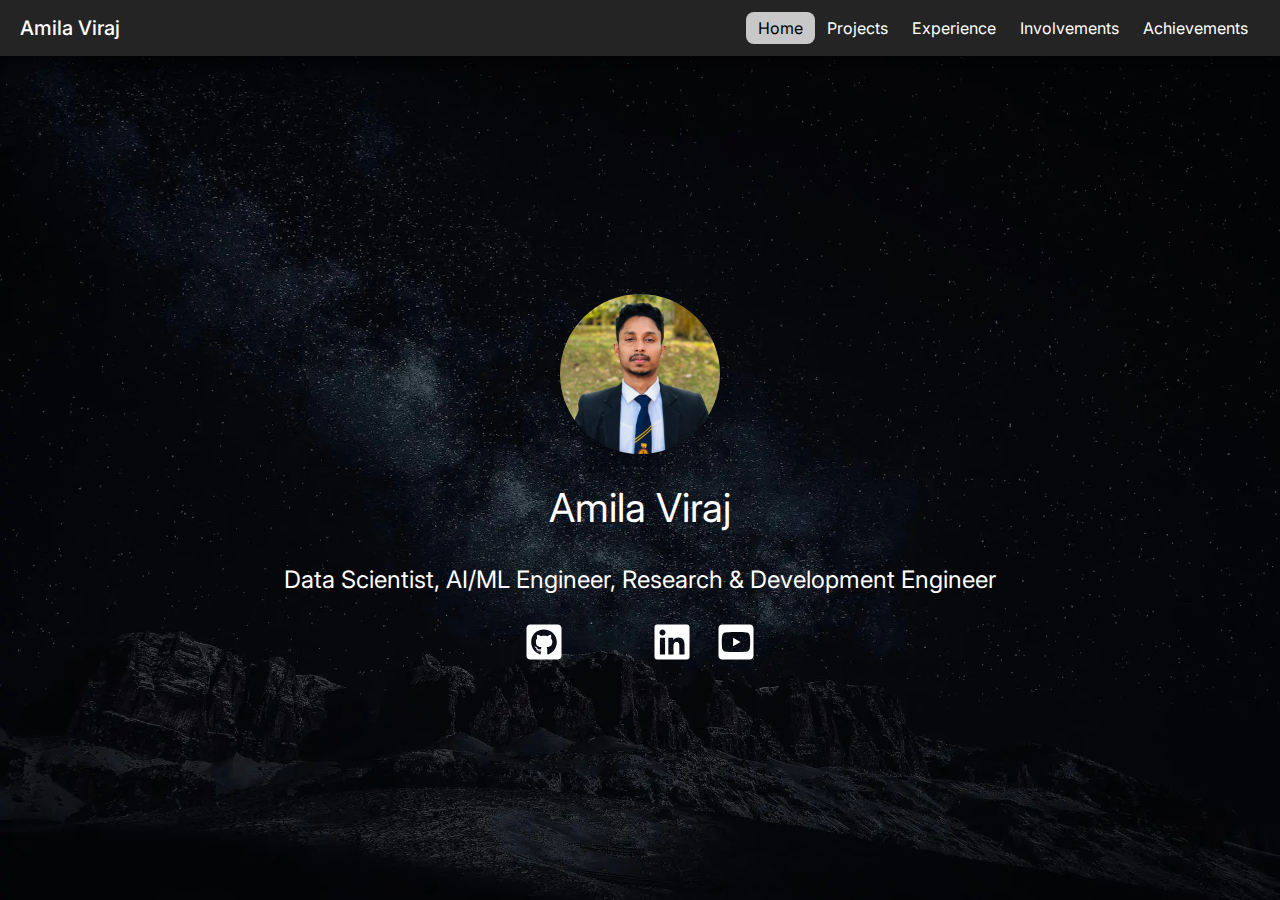
<file: index.html>
<!doctype html>
<html lang="en">

<head>
    <script async
        type="text/javascript">/*! modernizr 3.6.0 (Custom Build) | MIT *
* https://modernizr.com/download/?-webp-setclasses !*/
            !function (e, A, n) { function o(e, A) { return typeof e === A } function a(e) { var A = u.className, n = l._config.classPrefix || ""; if (c && (A = A.baseVal), l._config.enableJSClass) { var o = new RegExp("(^|\\s)" + n + "no-js(\\s|$)"); A = A.replace(o, "$1" + n + "js$2") } l._config.enableClasses && (A += " " + n + e.join(" " + n), c ? u.className.baseVal = A : u.className = A) } function t(e, A) { if ("object" == typeof e) for (var n in e) f(e, n) && t(n, e[n]); else { var o = (e = e.toLowerCase()).split("."), i = l[o[0]]; if (2 == o.length && (i = i[o[1]]), void 0 !== i) return l; A = "function" == typeof A ? A() : A, 1 == o.length ? l[o[0]] = A : (!l[o[0]] || l[o[0]] instanceof Boolean || (l[o[0]] = new Boolean(l[o[0]])), l[o[0]][o[1]] = A), a([(A && 0 != A ? "" : "no-") + o.join("-")]), l._trigger(e, A) } return l } var i = [], s = [], r = { _version: "3.6.0", _config: { classPrefix: "", enableClasses: !0, enableJSClass: !0, usePrefixes: !0 }, _q: [], on: function (e, A) { var n = this; setTimeout((function () { A(n[e]) }), 0) }, addTest: function (e, A, n) { s.push({ name: e, fn: A, options: n }) }, addAsyncTest: function (e) { s.push({ name: null, fn: e }) } }, l = function () { }; l.prototype = r, l = new l; var f, u = A.documentElement, c = "svg" === u.nodeName.toLowerCase(); !function () { var e = {}.hasOwnProperty; f = o(e, "undefined") || o(e.call, "undefined") ? function (e, A) { return A in e && o(e.constructor.prototype[A], "undefined") } : function (A, n) { return e.call(A, n) } }(), r._l = {}, r.on = function (e, A) { this._l[e] || (this._l[e] = []), this._l[e].push(A), l.hasOwnProperty(e) && setTimeout((function () { l._trigger(e, l[e]) }), 0) }, r._trigger = function (e, A) { if (this._l[e]) { var n = this._l[e]; setTimeout((function () { var e; for (e = 0; e < n.length; e++)(0, n[e])(A) }), 0), delete this._l[e] } }, l._q.push((function () { r.addTest = t })), l.addAsyncTest((function () { function e(e, A, n) { function o(A) { var o = !(!A || "load" !== A.type) && 1 == a.width; t(e, "webp" === e && o ? new Boolean(o) : o), n && n(A) } var a = new Image; a.onerror = o, a.onload = o, a.src = A } var A = [{ uri: "[data-uri]", name: "webp" }, { uri: "[data-uri]", name: "webp.alpha" }, { uri: "[data-uri]", name: "webp.animation" }, { uri: "[data-uri]", name: "webp.lossless" }], n = A.shift(); e(n.name, n.uri, (function (n) { if (n && "load" === n.type) for (var o = 0; o < A.length; o++)e(A[o].name, A[o].uri) })) })), function () { var e, A, n, a, t, r; for (var f in s) if (s.hasOwnProperty(f)) { if (e = [], (A = s[f]).name && (e.push(A.name.toLowerCase()), A.options && A.options.aliases && A.options.aliases.length)) for (n = 0; n < A.options.aliases.length; n++)e.push(A.options.aliases[n].toLowerCase()); for (a = o(A.fn, "function") ? A.fn() : A.fn, t = 0; t < e.length; t++)1 === (r = e[t].split(".")).length ? l[r[0]] = a : (!l[r[0]] || l[r[0]] instanceof Boolean || (l[r[0]] = new Boolean(l[r[0]])), l[r[0]][r[1]] = a), i.push((a ? "" : "no-") + r.join("-")) } }(), a(i), delete r.addTest, delete r.addAsyncTest; for (var p = 0; p < l._q.length; p++)l._q[p](); e.Modernizr = l }(window, document)</script>
    <meta charset="utf-8" />
    <meta name="viewport" content="width=device-width,initial-scale=1" />
    <meta name="author" content="Amila Viraj" />
    <meta name="theme-color" content="#222222" />
    <meta
            name="keywords"
            content="Amila Viraj, Amila Viraj AI, Amila Viraj UB, Amila Viraj UoM, 
            Amila Viraj Buffalo, Amila Viraj New York, Amila Viraj SUNY Buffalo, Amila Viraj USA, 
            Amila Viraj UOM, Amila Viraj Website, Amila V, Amila Lunuwila, Amila Viraj Data Science, 
            Amila Viraj America, Amila Viraj Moratuwa, Amila Viraj Sri Lanka, Amila Viraj Computer Science, 
            Amila Viraj Mathematics"
        />
    <meta name="title" property="og:title" content="Amila Viraj" />
    <meta
            name="description"
            property="og:description"
            content="Amila Viraj. Industrial Engineering - Data Science @ SUNY at Buffalo New York, Senior Lead Engineer - Data Science @ BCommercial Bank of Ceylon PLC, 
            I'm actively searching for a very good opportunity in the field of Data Science, Machine Learning, and Artificial Intelligence in USA."
        />
    <meta property="og:type" content="website" />
    <meta name="image" property="og:image" content="https://www.amilaviraj.me/media/jpg/brooklyn-bridge-me.jpg" />
    <link rel="icon" href="/favicon.ico" />
    <meta name="theme-color" content="#000000" />
    <meta
            name="keywords"
            content="Amila Viraj, Amila Viraj AI, Amila Viraj UB, Amila Viraj UoM, 
            Amila Viraj Buffalo, Amila Viraj New York, Amila Viraj SUNY Buffalo, Amila Viraj USA, 
            Amila Viraj UOM, Amila Viraj Website, Amila V, Amila Lunuwila, Amila Viraj Data Science, 
            Amila Viraj America, Amila Viraj Moratuwa, Amila Viraj Sri Lanka, Amila Viraj Computer Science, 
            Amila Viraj Mathematics"
        />
    <meta
        name="description"
        content="Amila Viraj. Industrial Engineering - Data Science @ SUNY at Buffalo New York, Senior Lead Engineer - Data Science @ BCommercial Bank of Ceylon PLC, 
        I'm actively searching for a very good opportunity in the field of Data Science, Machine Learning, and Artificial Intelligence in USA."
    />
    <link rel="apple-touch-icon" href="/logo192.png" />
    <link rel="manifest" href="/manifest.json" />
    <title>Amila Viraj</title>
    <script defer="defer" src="/static/js/main.90ce9d5d.js"></script>
    <link href="/static/css/main.d6665fc9.css" rel="stylesheet">
</head>

<body><noscript>You need to enable JavaScript to run this app.</noscript>
    <div id="root"></div>
</body>

</html>
</file>
<file: static/css/main.d6665fc9.css>
@charset "UTF-8";@import url(https://fonts.googleapis.com/css2?family=Inter&family=Lexend&display=swap);body{-webkit-font-smoothing:antialiased;-moz-osx-font-smoothing:grayscale;font-family:Inter,sans-serif!important}/*!
 * Bootstrap  v5.2.3 (https://getbootstrap.com/)
 * Copyright 2011-2022 The Bootstrap Authors
 * Copyright 2011-2022 Twitter, Inc.
 * Licensed under MIT (https://github.com/twbs/bootstrap/blob/main/LICENSE)
 */:root{--bs-blue:#0d6efd;--bs-indigo:#6610f2;--bs-purple:#6f42c1;--bs-pink:#d63384;--bs-red:#dc3545;--bs-orange:#fd7e14;--bs-yellow:#ffc107;--bs-green:#198754;--bs-teal:#20c997;--bs-cyan:#0dcaf0;--bs-black:#000;--bs-white:#fff;--bs-gray:#6c757d;--bs-gray-dark:#343a40;--bs-gray-100:#f8f9fa;--bs-gray-200:#e9ecef;--bs-gray-300:#dee2e6;--bs-gray-400:#ced4da;--bs-gray-500:#adb5bd;--bs-gray-600:#6c757d;--bs-gray-700:#495057;--bs-gray-800:#343a40;--bs-gray-900:#212529;--bs-primary:#0d6efd;--bs-secondary:#6c757d;--bs-success:#198754;--bs-info:#0dcaf0;--bs-warning:#ffc107;--bs-danger:#dc3545;--bs-light:#f8f9fa;--bs-dark:#212529;--bs-primary-rgb:13,110,253;--bs-secondary-rgb:108,117,125;--bs-success-rgb:25,135,84;--bs-info-rgb:13,202,240;--bs-warning-rgb:255,193,7;--bs-danger-rgb:220,53,69;--bs-light-rgb:248,249,250;--bs-dark-rgb:33,37,41;--bs-white-rgb:255,255,255;--bs-black-rgb:0,0,0;--bs-body-color-rgb:33,37,41;--bs-body-bg-rgb:255,255,255;--bs-font-sans-serif:system-ui,-apple-system,"Segoe UI",Roboto,"Helvetica Neue","Noto Sans","Liberation Sans",Arial,sans-serif,"Apple Color Emoji","Segoe UI Emoji","Segoe UI Symbol","Noto Color Emoji";--bs-font-monospace:SFMono-Regular,Menlo,Monaco,Consolas,"Liberation Mono","Courier New",monospace;--bs-gradient:linear-gradient(180deg,hsla(0,0%,100%,.15),hsla(0,0%,100%,0));--bs-body-font-family:var(--bs-font-sans-serif);--bs-body-font-size:1rem;--bs-body-font-weight:400;--bs-body-line-height:1.5;--bs-body-color:#212529;--bs-body-bg:#fff;--bs-border-width:1px;--bs-border-style:solid;--bs-border-color:#dee2e6;--bs-border-color-translucent:rgba(0,0,0,.175);--bs-border-radius:0.375rem;--bs-border-radius-sm:0.25rem;--bs-border-radius-lg:0.5rem;--bs-border-radius-xl:1rem;--bs-border-radius-2xl:2rem;--bs-border-radius-pill:50rem;--bs-link-color:#0d6efd;--bs-link-hover-color:#0a58ca;--bs-code-color:#d63384;--bs-highlight-bg:#fff3cd}*,:after,:before{box-sizing:border-box}@media (prefers-reduced-motion:no-preference){:root{scroll-behavior:smooth}}body{-webkit-text-size-adjust:100%;-webkit-tap-highlight-color:transparent;background-color:#fff;background-color:var(--bs-body-bg);color:#212529;color:var(--bs-body-color);font-family:system-ui,-apple-system,Segoe UI,Roboto,Helvetica Neue,Noto Sans,Liberation Sans,Arial,sans-serif,Apple Color Emoji,Segoe UI Emoji,Segoe UI Symbol,Noto Color Emoji;font-family:var(--bs-body-font-family);font-size:1rem;font-size:var(--bs-body-font-size);font-weight:400;font-weight:var(--bs-body-font-weight);line-height:1.5;line-height:var(--bs-body-line-height);margin:0;text-align:var(--bs-body-text-align)}hr{border:0;border-top:1px solid;color:inherit;margin:1rem 0;opacity:.25}.h1,.h2,.h3,.h4,.h5,.h6,h1,h2,h3,h4,h5,h6{font-weight:500;line-height:1.2;margin-bottom:.5rem;margin-top:0}.h1,h1{font-size:calc(1.375rem + 1.5vw)}@media (min-width:1200px){.h1,h1{font-size:2.5rem}}.h2,h2{font-size:calc(1.325rem + .9vw)}@media (min-width:1200px){.h2,h2{font-size:2rem}}.h3,h3{font-size:calc(1.3rem + .6vw)}@media (min-width:1200px){.h3,h3{font-size:1.75rem}}.h4,h4{font-size:calc(1.275rem + .3vw)}@media (min-width:1200px){.h4,h4{font-size:1.5rem}}.h5,h5{font-size:1.25rem}.h6,h6{font-size:1rem}p{margin-bottom:1rem;margin-top:0}abbr[title]{cursor:help;-webkit-text-decoration:underline dotted;text-decoration:underline dotted;-webkit-text-decoration-skip-ink:none;text-decoration-skip-ink:none}address{font-style:normal;line-height:inherit;margin-bottom:1rem}ol,ul{padding-left:2rem}dl,ol,ul{margin-bottom:1rem;margin-top:0}ol ol,ol ul,ul ol,ul ul{margin-bottom:0}dt{font-weight:700}dd{margin-bottom:.5rem;margin-left:0}blockquote{margin:0 0 1rem}b,strong{font-weight:bolder}.small,small{font-size:.875em}.mark,mark{background-color:#fff3cd;background-color:var(--bs-highlight-bg);padding:.1875em}sub,sup{font-size:.75em;line-height:0;position:relative;vertical-align:initial}sub{bottom:-.25em}sup{top:-.5em}a{color:#0d6efd;color:var(--bs-link-color);text-decoration:underline}a:hover{color:#0a58ca;color:var(--bs-link-hover-color)}a:not([href]):not([class]),a:not([href]):not([class]):hover{color:inherit;text-decoration:none}code,kbd,pre,samp{font-family:SFMono-Regular,Menlo,Monaco,Consolas,Liberation Mono,Courier New,monospace;font-family:var(--bs-font-monospace);font-size:1em}pre{display:block;font-size:.875em;margin-bottom:1rem;margin-top:0;overflow:auto}pre code{color:inherit;font-size:inherit;word-break:normal}code{word-wrap:break-word;color:#d63384;color:var(--bs-code-color);font-size:.875em}a>code{color:inherit}kbd{background-color:#212529;background-color:var(--bs-body-color);border-radius:.25rem;color:#fff;color:var(--bs-body-bg);font-size:.875em;padding:.1875rem .375rem}kbd kbd{font-size:1em;padding:0}figure{margin:0 0 1rem}img,svg{vertical-align:middle}table{border-collapse:collapse;caption-side:bottom}caption{color:#6c757d;padding-bottom:.5rem;padding-top:.5rem;text-align:left}th{text-align:inherit;text-align:-webkit-match-parent}tbody,td,tfoot,th,thead,tr{border:0 solid;border-color:inherit}label{display:inline-block}button{border-radius:0}button:focus:not(:focus-visible){outline:0}button,input,optgroup,select,textarea{font-family:inherit;font-size:inherit;line-height:inherit;margin:0}button,select{text-transform:none}[role=button]{cursor:pointer}select{word-wrap:normal}select:disabled{opacity:1}[list]:not([type=date]):not([type=datetime-local]):not([type=month]):not([type=week]):not([type=time])::-webkit-calendar-picker-indicator{display:none!important}[type=button],[type=reset],[type=submit],button{-webkit-appearance:button}[type=button]:not(:disabled),[type=reset]:not(:disabled),[type=submit]:not(:disabled),button:not(:disabled){cursor:pointer}::-moz-focus-inner{border-style:none;padding:0}textarea{resize:vertical}fieldset{border:0;margin:0;min-width:0;padding:0}legend{float:left;font-size:calc(1.275rem + .3vw);line-height:inherit;margin-bottom:.5rem;padding:0;width:100%}@media (min-width:1200px){legend{font-size:1.5rem}}legend+*{clear:left}::-webkit-datetime-edit-day-field,::-webkit-datetime-edit-fields-wrapper,::-webkit-datetime-edit-hour-field,::-webkit-datetime-edit-minute,::-webkit-datetime-edit-month-field,::-webkit-datetime-edit-text,::-webkit-datetime-edit-year-field{padding:0}::-webkit-inner-spin-button{height:auto}[type=search]{-webkit-appearance:textfield;outline-offset:-2px}::-webkit-search-decoration{-webkit-appearance:none}::-webkit-color-swatch-wrapper{padding:0}::-webkit-file-upload-button{-webkit-appearance:button;font:inherit}::file-selector-button{-webkit-appearance:button;font:inherit}output{display:inline-block}iframe{border:0}summary{cursor:pointer;display:list-item}progress{vertical-align:initial}[hidden]{display:none!important}.lead{font-size:1.25rem;font-weight:300}.display-1{font-size:calc(1.625rem + 4.5vw);font-weight:300;line-height:1.2}@media (min-width:1200px){.display-1{font-size:5rem}}.display-2{font-size:calc(1.575rem + 3.9vw);font-weight:300;line-height:1.2}@media (min-width:1200px){.display-2{font-size:4.5rem}}.display-3{font-size:calc(1.525rem + 3.3vw);font-weight:300;line-height:1.2}@media (min-width:1200px){.display-3{font-size:4rem}}.display-4{font-size:calc(1.475rem + 2.7vw);font-weight:300;line-height:1.2}@media (min-width:1200px){.display-4{font-size:3.5rem}}.display-5{font-size:calc(1.425rem + 2.1vw);font-weight:300;line-height:1.2}@media (min-width:1200px){.display-5{font-size:3rem}}.display-6{font-size:calc(1.375rem + 1.5vw);font-weight:300;line-height:1.2}@media (min-width:1200px){.display-6{font-size:2.5rem}}.list-inline,.list-unstyled{list-style:none;padding-left:0}.list-inline-item{display:inline-block}.list-inline-item:not(:last-child){margin-right:.5rem}.initialism{font-size:.875em;text-transform:uppercase}.blockquote{font-size:1.25rem;margin-bottom:1rem}.blockquote>:last-child{margin-bottom:0}.blockquote-footer{color:#6c757d;font-size:.875em;margin-bottom:1rem;margin-top:-1rem}.blockquote-footer:before{content:"— "}.img-fluid,.img-thumbnail{height:auto;max-width:100%}.img-thumbnail{background-color:#fff;border:1px solid #dee2e6;border:1px solid var(--bs-border-color);border-radius:.375rem;padding:.25rem}.figure{display:inline-block}.figure-img{line-height:1;margin-bottom:.5rem}.figure-caption{color:#6c757d;font-size:.875em}.container,.container-fluid,.container-lg,.container-md,.container-sm,.container-xl,.container-xxl{--bs-gutter-x:1.5rem;--bs-gutter-y:0;margin-left:auto;margin-right:auto;padding-left:calc(var(--bs-gutter-x)*.5);padding-right:calc(var(--bs-gutter-x)*.5);width:100%}@media (min-width:576px){.container,.container-sm{max-width:540px}}@media (min-width:768px){.container,.container-md,.container-sm{max-width:720px}}@media (min-width:992px){.container,.container-lg,.container-md,.container-sm{max-width:960px}}@media (min-width:1200px){.container,.container-lg,.container-md,.container-sm,.container-xl{max-width:1140px}}@media (min-width:1400px){.container,.container-lg,.container-md,.container-sm,.container-xl,.container-xxl{max-width:1320px}}.row{--bs-gutter-x:1.5rem;--bs-gutter-y:0;display:flex;flex-wrap:wrap;margin-left:calc(var(--bs-gutter-x)*-.5);margin-right:calc(var(--bs-gutter-x)*-.5);margin-top:calc(var(--bs-gutter-y)*-1)}.row>*{flex-shrink:0;margin-top:var(--bs-gutter-y);max-width:100%;padding-left:calc(var(--bs-gutter-x)*.5);padding-right:calc(var(--bs-gutter-x)*.5);width:100%}.col{flex:1 0}.row-cols-auto>*{flex:0 0 auto;width:auto}.row-cols-1>*{flex:0 0 auto;width:100%}.row-cols-2>*{flex:0 0 auto;width:50%}.row-cols-3>*{flex:0 0 auto;width:33.3333333333%}.row-cols-4>*{flex:0 0 auto;width:25%}.row-cols-5>*{flex:0 0 auto;width:20%}.row-cols-6>*{flex:0 0 auto;width:16.6666666667%}.col-auto{flex:0 0 auto;width:auto}.col-1{flex:0 0 auto;width:8.33333333%}.col-2{flex:0 0 auto;width:16.66666667%}.col-3{flex:0 0 auto;width:25%}.col-4{flex:0 0 auto;width:33.33333333%}.col-5{flex:0 0 auto;width:41.66666667%}.col-6{flex:0 0 auto;width:50%}.col-7{flex:0 0 auto;width:58.33333333%}.col-8{flex:0 0 auto;width:66.66666667%}.col-9{flex:0 0 auto;width:75%}.col-10{flex:0 0 auto;width:83.33333333%}.col-11{flex:0 0 auto;width:91.66666667%}.col-12{flex:0 0 auto;width:100%}.offset-1{margin-left:8.33333333%}.offset-2{margin-left:16.66666667%}.offset-3{margin-left:25%}.offset-4{margin-left:33.33333333%}.offset-5{margin-left:41.66666667%}.offset-6{margin-left:50%}.offset-7{margin-left:58.33333333%}.offset-8{margin-left:66.66666667%}.offset-9{margin-left:75%}.offset-10{margin-left:83.33333333%}.offset-11{margin-left:91.66666667%}.g-0,.gx-0{--bs-gutter-x:0}.g-0,.gy-0{--bs-gutter-y:0}.g-1,.gx-1{--bs-gutter-x:0.25rem}.g-1,.gy-1{--bs-gutter-y:0.25rem}.g-2,.gx-2{--bs-gutter-x:0.5rem}.g-2,.gy-2{--bs-gutter-y:0.5rem}.g-3,.gx-3{--bs-gutter-x:1rem}.g-3,.gy-3{--bs-gutter-y:1rem}.g-4,.gx-4{--bs-gutter-x:1.5rem}.g-4,.gy-4{--bs-gutter-y:1.5rem}.g-5,.gx-5{--bs-gutter-x:3rem}.g-5,.gy-5{--bs-gutter-y:3rem}@media (min-width:576px){.col-sm{flex:1 0}.row-cols-sm-auto>*{flex:0 0 auto;width:auto}.row-cols-sm-1>*{flex:0 0 auto;width:100%}.row-cols-sm-2>*{flex:0 0 auto;width:50%}.row-cols-sm-3>*{flex:0 0 auto;width:33.3333333333%}.row-cols-sm-4>*{flex:0 0 auto;width:25%}.row-cols-sm-5>*{flex:0 0 auto;width:20%}.row-cols-sm-6>*{flex:0 0 auto;width:16.6666666667%}.col-sm-auto{flex:0 0 auto;width:auto}.col-sm-1{flex:0 0 auto;width:8.33333333%}.col-sm-2{flex:0 0 auto;width:16.66666667%}.col-sm-3{flex:0 0 auto;width:25%}.col-sm-4{flex:0 0 auto;width:33.33333333%}.col-sm-5{flex:0 0 auto;width:41.66666667%}.col-sm-6{flex:0 0 auto;width:50%}.col-sm-7{flex:0 0 auto;width:58.33333333%}.col-sm-8{flex:0 0 auto;width:66.66666667%}.col-sm-9{flex:0 0 auto;width:75%}.col-sm-10{flex:0 0 auto;width:83.33333333%}.col-sm-11{flex:0 0 auto;width:91.66666667%}.col-sm-12{flex:0 0 auto;width:100%}.offset-sm-0{margin-left:0}.offset-sm-1{margin-left:8.33333333%}.offset-sm-2{margin-left:16.66666667%}.offset-sm-3{margin-left:25%}.offset-sm-4{margin-left:33.33333333%}.offset-sm-5{margin-left:41.66666667%}.offset-sm-6{margin-left:50%}.offset-sm-7{margin-left:58.33333333%}.offset-sm-8{margin-left:66.66666667%}.offset-sm-9{margin-left:75%}.offset-sm-10{margin-left:83.33333333%}.offset-sm-11{margin-left:91.66666667%}.g-sm-0,.gx-sm-0{--bs-gutter-x:0}.g-sm-0,.gy-sm-0{--bs-gutter-y:0}.g-sm-1,.gx-sm-1{--bs-gutter-x:0.25rem}.g-sm-1,.gy-sm-1{--bs-gutter-y:0.25rem}.g-sm-2,.gx-sm-2{--bs-gutter-x:0.5rem}.g-sm-2,.gy-sm-2{--bs-gutter-y:0.5rem}.g-sm-3,.gx-sm-3{--bs-gutter-x:1rem}.g-sm-3,.gy-sm-3{--bs-gutter-y:1rem}.g-sm-4,.gx-sm-4{--bs-gutter-x:1.5rem}.g-sm-4,.gy-sm-4{--bs-gutter-y:1.5rem}.g-sm-5,.gx-sm-5{--bs-gutter-x:3rem}.g-sm-5,.gy-sm-5{--bs-gutter-y:3rem}}@media (min-width:768px){.col-md{flex:1 0}.row-cols-md-auto>*{flex:0 0 auto;width:auto}.row-cols-md-1>*{flex:0 0 auto;width:100%}.row-cols-md-2>*{flex:0 0 auto;width:50%}.row-cols-md-3>*{flex:0 0 auto;width:33.3333333333%}.row-cols-md-4>*{flex:0 0 auto;width:25%}.row-cols-md-5>*{flex:0 0 auto;width:20%}.row-cols-md-6>*{flex:0 0 auto;width:16.6666666667%}.col-md-auto{flex:0 0 auto;width:auto}.col-md-1{flex:0 0 auto;width:8.33333333%}.col-md-2{flex:0 0 auto;width:16.66666667%}.col-md-3{flex:0 0 auto;width:25%}.col-md-4{flex:0 0 auto;width:33.33333333%}.col-md-5{flex:0 0 auto;width:41.66666667%}.col-md-6{flex:0 0 auto;width:50%}.col-md-7{flex:0 0 auto;width:58.33333333%}.col-md-8{flex:0 0 auto;width:66.66666667%}.col-md-9{flex:0 0 auto;width:75%}.col-md-10{flex:0 0 auto;width:83.33333333%}.col-md-11{flex:0 0 auto;width:91.66666667%}.col-md-12{flex:0 0 auto;width:100%}.offset-md-0{margin-left:0}.offset-md-1{margin-left:8.33333333%}.offset-md-2{margin-left:16.66666667%}.offset-md-3{margin-left:25%}.offset-md-4{margin-left:33.33333333%}.offset-md-5{margin-left:41.66666667%}.offset-md-6{margin-left:50%}.offset-md-7{margin-left:58.33333333%}.offset-md-8{margin-left:66.66666667%}.offset-md-9{margin-left:75%}.offset-md-10{margin-left:83.33333333%}.offset-md-11{margin-left:91.66666667%}.g-md-0,.gx-md-0{--bs-gutter-x:0}.g-md-0,.gy-md-0{--bs-gutter-y:0}.g-md-1,.gx-md-1{--bs-gutter-x:0.25rem}.g-md-1,.gy-md-1{--bs-gutter-y:0.25rem}.g-md-2,.gx-md-2{--bs-gutter-x:0.5rem}.g-md-2,.gy-md-2{--bs-gutter-y:0.5rem}.g-md-3,.gx-md-3{--bs-gutter-x:1rem}.g-md-3,.gy-md-3{--bs-gutter-y:1rem}.g-md-4,.gx-md-4{--bs-gutter-x:1.5rem}.g-md-4,.gy-md-4{--bs-gutter-y:1.5rem}.g-md-5,.gx-md-5{--bs-gutter-x:3rem}.g-md-5,.gy-md-5{--bs-gutter-y:3rem}}@media (min-width:992px){.col-lg{flex:1 0}.row-cols-lg-auto>*{flex:0 0 auto;width:auto}.row-cols-lg-1>*{flex:0 0 auto;width:100%}.row-cols-lg-2>*{flex:0 0 auto;width:50%}.row-cols-lg-3>*{flex:0 0 auto;width:33.3333333333%}.row-cols-lg-4>*{flex:0 0 auto;width:25%}.row-cols-lg-5>*{flex:0 0 auto;width:20%}.row-cols-lg-6>*{flex:0 0 auto;width:16.6666666667%}.col-lg-auto{flex:0 0 auto;width:auto}.col-lg-1{flex:0 0 auto;width:8.33333333%}.col-lg-2{flex:0 0 auto;width:16.66666667%}.col-lg-3{flex:0 0 auto;width:25%}.col-lg-4{flex:0 0 auto;width:33.33333333%}.col-lg-5{flex:0 0 auto;width:41.66666667%}.col-lg-6{flex:0 0 auto;width:50%}.col-lg-7{flex:0 0 auto;width:58.33333333%}.col-lg-8{flex:0 0 auto;width:66.66666667%}.col-lg-9{flex:0 0 auto;width:75%}.col-lg-10{flex:0 0 auto;width:83.33333333%}.col-lg-11{flex:0 0 auto;width:91.66666667%}.col-lg-12{flex:0 0 auto;width:100%}.offset-lg-0{margin-left:0}.offset-lg-1{margin-left:8.33333333%}.offset-lg-2{margin-left:16.66666667%}.offset-lg-3{margin-left:25%}.offset-lg-4{margin-left:33.33333333%}.offset-lg-5{margin-left:41.66666667%}.offset-lg-6{margin-left:50%}.offset-lg-7{margin-left:58.33333333%}.offset-lg-8{margin-left:66.66666667%}.offset-lg-9{margin-left:75%}.offset-lg-10{margin-left:83.33333333%}.offset-lg-11{margin-left:91.66666667%}.g-lg-0,.gx-lg-0{--bs-gutter-x:0}.g-lg-0,.gy-lg-0{--bs-gutter-y:0}.g-lg-1,.gx-lg-1{--bs-gutter-x:0.25rem}.g-lg-1,.gy-lg-1{--bs-gutter-y:0.25rem}.g-lg-2,.gx-lg-2{--bs-gutter-x:0.5rem}.g-lg-2,.gy-lg-2{--bs-gutter-y:0.5rem}.g-lg-3,.gx-lg-3{--bs-gutter-x:1rem}.g-lg-3,.gy-lg-3{--bs-gutter-y:1rem}.g-lg-4,.gx-lg-4{--bs-gutter-x:1.5rem}.g-lg-4,.gy-lg-4{--bs-gutter-y:1.5rem}.g-lg-5,.gx-lg-5{--bs-gutter-x:3rem}.g-lg-5,.gy-lg-5{--bs-gutter-y:3rem}}@media (min-width:1200px){.col-xl{flex:1 0}.row-cols-xl-auto>*{flex:0 0 auto;width:auto}.row-cols-xl-1>*{flex:0 0 auto;width:100%}.row-cols-xl-2>*{flex:0 0 auto;width:50%}.row-cols-xl-3>*{flex:0 0 auto;width:33.3333333333%}.row-cols-xl-4>*{flex:0 0 auto;width:25%}.row-cols-xl-5>*{flex:0 0 auto;width:20%}.row-cols-xl-6>*{flex:0 0 auto;width:16.6666666667%}.col-xl-auto{flex:0 0 auto;width:auto}.col-xl-1{flex:0 0 auto;width:8.33333333%}.col-xl-2{flex:0 0 auto;width:16.66666667%}.col-xl-3{flex:0 0 auto;width:25%}.col-xl-4{flex:0 0 auto;width:33.33333333%}.col-xl-5{flex:0 0 auto;width:41.66666667%}.col-xl-6{flex:0 0 auto;width:50%}.col-xl-7{flex:0 0 auto;width:58.33333333%}.col-xl-8{flex:0 0 auto;width:66.66666667%}.col-xl-9{flex:0 0 auto;width:75%}.col-xl-10{flex:0 0 auto;width:83.33333333%}.col-xl-11{flex:0 0 auto;width:91.66666667%}.col-xl-12{flex:0 0 auto;width:100%}.offset-xl-0{margin-left:0}.offset-xl-1{margin-left:8.33333333%}.offset-xl-2{margin-left:16.66666667%}.offset-xl-3{margin-left:25%}.offset-xl-4{margin-left:33.33333333%}.offset-xl-5{margin-left:41.66666667%}.offset-xl-6{margin-left:50%}.offset-xl-7{margin-left:58.33333333%}.offset-xl-8{margin-left:66.66666667%}.offset-xl-9{margin-left:75%}.offset-xl-10{margin-left:83.33333333%}.offset-xl-11{margin-left:91.66666667%}.g-xl-0,.gx-xl-0{--bs-gutter-x:0}.g-xl-0,.gy-xl-0{--bs-gutter-y:0}.g-xl-1,.gx-xl-1{--bs-gutter-x:0.25rem}.g-xl-1,.gy-xl-1{--bs-gutter-y:0.25rem}.g-xl-2,.gx-xl-2{--bs-gutter-x:0.5rem}.g-xl-2,.gy-xl-2{--bs-gutter-y:0.5rem}.g-xl-3,.gx-xl-3{--bs-gutter-x:1rem}.g-xl-3,.gy-xl-3{--bs-gutter-y:1rem}.g-xl-4,.gx-xl-4{--bs-gutter-x:1.5rem}.g-xl-4,.gy-xl-4{--bs-gutter-y:1.5rem}.g-xl-5,.gx-xl-5{--bs-gutter-x:3rem}.g-xl-5,.gy-xl-5{--bs-gutter-y:3rem}}@media (min-width:1400px){.col-xxl{flex:1 0}.row-cols-xxl-auto>*{flex:0 0 auto;width:auto}.row-cols-xxl-1>*{flex:0 0 auto;width:100%}.row-cols-xxl-2>*{flex:0 0 auto;width:50%}.row-cols-xxl-3>*{flex:0 0 auto;width:33.3333333333%}.row-cols-xxl-4>*{flex:0 0 auto;width:25%}.row-cols-xxl-5>*{flex:0 0 auto;width:20%}.row-cols-xxl-6>*{flex:0 0 auto;width:16.6666666667%}.col-xxl-auto{flex:0 0 auto;width:auto}.col-xxl-1{flex:0 0 auto;width:8.33333333%}.col-xxl-2{flex:0 0 auto;width:16.66666667%}.col-xxl-3{flex:0 0 auto;width:25%}.col-xxl-4{flex:0 0 auto;width:33.33333333%}.col-xxl-5{flex:0 0 auto;width:41.66666667%}.col-xxl-6{flex:0 0 auto;width:50%}.col-xxl-7{flex:0 0 auto;width:58.33333333%}.col-xxl-8{flex:0 0 auto;width:66.66666667%}.col-xxl-9{flex:0 0 auto;width:75%}.col-xxl-10{flex:0 0 auto;width:83.33333333%}.col-xxl-11{flex:0 0 auto;width:91.66666667%}.col-xxl-12{flex:0 0 auto;width:100%}.offset-xxl-0{margin-left:0}.offset-xxl-1{margin-left:8.33333333%}.offset-xxl-2{margin-left:16.66666667%}.offset-xxl-3{margin-left:25%}.offset-xxl-4{margin-left:33.33333333%}.offset-xxl-5{margin-left:41.66666667%}.offset-xxl-6{margin-left:50%}.offset-xxl-7{margin-left:58.33333333%}.offset-xxl-8{margin-left:66.66666667%}.offset-xxl-9{margin-left:75%}.offset-xxl-10{margin-left:83.33333333%}.offset-xxl-11{margin-left:91.66666667%}.g-xxl-0,.gx-xxl-0{--bs-gutter-x:0}.g-xxl-0,.gy-xxl-0{--bs-gutter-y:0}.g-xxl-1,.gx-xxl-1{--bs-gutter-x:0.25rem}.g-xxl-1,.gy-xxl-1{--bs-gutter-y:0.25rem}.g-xxl-2,.gx-xxl-2{--bs-gutter-x:0.5rem}.g-xxl-2,.gy-xxl-2{--bs-gutter-y:0.5rem}.g-xxl-3,.gx-xxl-3{--bs-gutter-x:1rem}.g-xxl-3,.gy-xxl-3{--bs-gutter-y:1rem}.g-xxl-4,.gx-xxl-4{--bs-gutter-x:1.5rem}.g-xxl-4,.gy-xxl-4{--bs-gutter-y:1.5rem}.g-xxl-5,.gx-xxl-5{--bs-gutter-x:3rem}.g-xxl-5,.gy-xxl-5{--bs-gutter-y:3rem}}.table{--bs-table-color:var(--bs-body-color);--bs-table-bg:transparent;--bs-table-border-color:var(--bs-border-color);--bs-table-accent-bg:transparent;--bs-table-striped-color:var(--bs-body-color);--bs-table-striped-bg:rgba(0,0,0,.05);--bs-table-active-color:var(--bs-body-color);--bs-table-active-bg:rgba(0,0,0,.1);--bs-table-hover-color:var(--bs-body-color);--bs-table-hover-bg:rgba(0,0,0,.075);border-color:var(--bs-table-border-color);color:var(--bs-table-color);margin-bottom:1rem;vertical-align:top;width:100%}.table>:not(caption)>*>*{background-color:var(--bs-table-bg);border-bottom-width:1px;box-shadow:inset 0 0 0 9999px var(--bs-table-accent-bg);padding:.5rem}.table>tbody{vertical-align:inherit}.table>thead{vertical-align:bottom}.table-group-divider{border-top:2px solid}.caption-top{caption-side:top}.table-sm>:not(caption)>*>*{padding:.25rem}.table-bordered>:not(caption)>*{border-width:1px 0}.table-bordered>:not(caption)>*>*{border-width:0 1px}.table-borderless>:not(caption)>*>*{border-bottom-width:0}.table-borderless>:not(:first-child){border-top-width:0}.table-striped-columns>:not(caption)>tr>:nth-child(2n),.table-striped>tbody>tr:nth-of-type(odd)>*{--bs-table-accent-bg:var(--bs-table-striped-bg);color:var(--bs-table-striped-color)}.table-active{--bs-table-accent-bg:var(--bs-table-active-bg);color:var(--bs-table-active-color)}.table-hover>tbody>tr:hover>*{--bs-table-accent-bg:var(--bs-table-hover-bg);color:var(--bs-table-hover-color)}.table-primary{--bs-table-color:#000;--bs-table-bg:#cfe2ff;--bs-table-border-color:#bacbe6;--bs-table-striped-bg:#c5d7f2;--bs-table-striped-color:#000;--bs-table-active-bg:#bacbe6;--bs-table-active-color:#000;--bs-table-hover-bg:#bfd1ec;--bs-table-hover-color:#000}.table-primary,.table-secondary{border-color:var(--bs-table-border-color);color:var(--bs-table-color)}.table-secondary{--bs-table-color:#000;--bs-table-bg:#e2e3e5;--bs-table-border-color:#cbccce;--bs-table-striped-bg:#d7d8da;--bs-table-striped-color:#000;--bs-table-active-bg:#cbccce;--bs-table-active-color:#000;--bs-table-hover-bg:#d1d2d4;--bs-table-hover-color:#000}.table-success{--bs-table-color:#000;--bs-table-bg:#d1e7dd;--bs-table-border-color:#bcd0c7;--bs-table-striped-bg:#c7dbd2;--bs-table-striped-color:#000;--bs-table-active-bg:#bcd0c7;--bs-table-active-color:#000;--bs-table-hover-bg:#c1d6cc;--bs-table-hover-color:#000}.table-info,.table-success{border-color:var(--bs-table-border-color);color:var(--bs-table-color)}.table-info{--bs-table-color:#000;--bs-table-bg:#cff4fc;--bs-table-border-color:#badce3;--bs-table-striped-bg:#c5e8ef;--bs-table-striped-color:#000;--bs-table-active-bg:#badce3;--bs-table-active-color:#000;--bs-table-hover-bg:#bfe2e9;--bs-table-hover-color:#000}.table-warning{--bs-table-color:#000;--bs-table-bg:#fff3cd;--bs-table-border-color:#e6dbb9;--bs-table-striped-bg:#f2e7c3;--bs-table-striped-color:#000;--bs-table-active-bg:#e6dbb9;--bs-table-active-color:#000;--bs-table-hover-bg:#ece1be;--bs-table-hover-color:#000}.table-danger,.table-warning{border-color:var(--bs-table-border-color);color:var(--bs-table-color)}.table-danger{--bs-table-color:#000;--bs-table-bg:#f8d7da;--bs-table-border-color:#dfc2c4;--bs-table-striped-bg:#eccccf;--bs-table-striped-color:#000;--bs-table-active-bg:#dfc2c4;--bs-table-active-color:#000;--bs-table-hover-bg:#e5c7ca;--bs-table-hover-color:#000}.table-light{--bs-table-color:#000;--bs-table-bg:#f8f9fa;--bs-table-border-color:#dfe0e1;--bs-table-striped-bg:#ecedee;--bs-table-striped-color:#000;--bs-table-active-bg:#dfe0e1;--bs-table-active-color:#000;--bs-table-hover-bg:#e5e6e7;--bs-table-hover-color:#000}.table-dark,.table-light{border-color:var(--bs-table-border-color);color:var(--bs-table-color)}.table-dark{--bs-table-color:#fff;--bs-table-bg:#212529;--bs-table-border-color:#373b3e;--bs-table-striped-bg:#2c3034;--bs-table-striped-color:#fff;--bs-table-active-bg:#373b3e;--bs-table-active-color:#fff;--bs-table-hover-bg:#323539;--bs-table-hover-color:#fff}.table-responsive{-webkit-overflow-scrolling:touch;overflow-x:auto}@media (max-width:575.98px){.table-responsive-sm{-webkit-overflow-scrolling:touch;overflow-x:auto}}@media (max-width:767.98px){.table-responsive-md{-webkit-overflow-scrolling:touch;overflow-x:auto}}@media (max-width:991.98px){.table-responsive-lg{-webkit-overflow-scrolling:touch;overflow-x:auto}}@media (max-width:1199.98px){.table-responsive-xl{-webkit-overflow-scrolling:touch;overflow-x:auto}}@media (max-width:1399.98px){.table-responsive-xxl{-webkit-overflow-scrolling:touch;overflow-x:auto}}.form-label{margin-bottom:.5rem}.col-form-label{font-size:inherit;line-height:1.5;margin-bottom:0;padding-bottom:calc(.375rem + 1px);padding-top:calc(.375rem + 1px)}.col-form-label-lg{font-size:1.25rem;padding-bottom:calc(.5rem + 1px);padding-top:calc(.5rem + 1px)}.col-form-label-sm{font-size:.875rem;padding-bottom:calc(.25rem + 1px);padding-top:calc(.25rem + 1px)}.form-text{color:#6c757d;font-size:.875em;margin-top:.25rem}.form-control{-webkit-appearance:none;appearance:none;background-clip:padding-box;background-color:#fff;border:1px solid #ced4da;border-radius:.375rem;color:#212529;display:block;font-size:1rem;font-weight:400;line-height:1.5;padding:.375rem .75rem;transition:border-color .15s ease-in-out,box-shadow .15s ease-in-out;width:100%}@media (prefers-reduced-motion:reduce){.form-control{transition:none}}.form-control[type=file]{overflow:hidden}.form-control[type=file]:not(:disabled):not([readonly]){cursor:pointer}.form-control:focus{background-color:#fff;border-color:#86b7fe;box-shadow:0 0 0 .25rem rgba(13,110,253,.25);color:#212529;outline:0}.form-control::-webkit-date-and-time-value{height:1.5em}.form-control::-webkit-input-placeholder{color:#6c757d;opacity:1}.form-control::placeholder{color:#6c757d;opacity:1}.form-control:disabled{background-color:#e9ecef;opacity:1}.form-control::-webkit-file-upload-button{-webkit-margin-end:.75rem;background-color:#e9ecef;border:0 solid;border-color:inherit;border-inline-end-width:1px;border-radius:0;color:#212529;margin:-.375rem -.75rem;margin-inline-end:.75rem;padding:.375rem .75rem;pointer-events:none;-webkit-transition:color .15s ease-in-out,background-color .15s ease-in-out,border-color .15s ease-in-out,box-shadow .15s ease-in-out;transition:color .15s ease-in-out,background-color .15s ease-in-out,border-color .15s ease-in-out,box-shadow .15s ease-in-out}.form-control::file-selector-button{-webkit-margin-end:.75rem;background-color:#e9ecef;border:0 solid;border-color:inherit;border-inline-end-width:1px;border-radius:0;color:#212529;margin:-.375rem -.75rem;margin-inline-end:.75rem;padding:.375rem .75rem;pointer-events:none;transition:color .15s ease-in-out,background-color .15s ease-in-out,border-color .15s ease-in-out,box-shadow .15s ease-in-out}@media (prefers-reduced-motion:reduce){.form-control::-webkit-file-upload-button{-webkit-transition:none;transition:none}.form-control::file-selector-button{transition:none}}.form-control:hover:not(:disabled):not([readonly])::-webkit-file-upload-button{background-color:#dde0e3}.form-control:hover:not(:disabled):not([readonly])::file-selector-button{background-color:#dde0e3}.form-control-plaintext{background-color:initial;border:solid transparent;border-width:1px 0;color:#212529;display:block;line-height:1.5;margin-bottom:0;padding:.375rem 0;width:100%}.form-control-plaintext:focus{outline:0}.form-control-plaintext.form-control-lg,.form-control-plaintext.form-control-sm{padding-left:0;padding-right:0}.form-control-sm{border-radius:.25rem;font-size:.875rem;min-height:calc(1.5em + .5rem + 2px);padding:.25rem .5rem}.form-control-sm::-webkit-file-upload-button{-webkit-margin-end:.5rem;margin:-.25rem -.5rem;margin-inline-end:.5rem;padding:.25rem .5rem}.form-control-sm::file-selector-button{-webkit-margin-end:.5rem;margin:-.25rem -.5rem;margin-inline-end:.5rem;padding:.25rem .5rem}.form-control-lg{border-radius:.5rem;font-size:1.25rem;min-height:calc(1.5em + 1rem + 2px);padding:.5rem 1rem}.form-control-lg::-webkit-file-upload-button{-webkit-margin-end:1rem;margin:-.5rem -1rem;margin-inline-end:1rem;padding:.5rem 1rem}.form-control-lg::file-selector-button{-webkit-margin-end:1rem;margin:-.5rem -1rem;margin-inline-end:1rem;padding:.5rem 1rem}textarea.form-control{min-height:calc(1.5em + .75rem + 2px)}textarea.form-control-sm{min-height:calc(1.5em + .5rem + 2px)}textarea.form-control-lg{min-height:calc(1.5em + 1rem + 2px)}.form-control-color{height:calc(1.5em + .75rem + 2px);padding:.375rem;width:3rem}.form-control-color:not(:disabled):not([readonly]){cursor:pointer}.form-control-color::-moz-color-swatch{border:0!important;border-radius:.375rem}.form-control-color::-webkit-color-swatch{border-radius:.375rem}.form-control-color.form-control-sm{height:calc(1.5em + .5rem + 2px)}.form-control-color.form-control-lg{height:calc(1.5em + 1rem + 2px)}.form-select{-moz-padding-start:calc(.75rem - 3px);-webkit-appearance:none;appearance:none;background-color:#fff;background-image:url("data:image/svg+xml;charset=utf-8,%3Csvg xmlns='http://www.w3.org/2000/svg' viewBox='0 0 16 16'%3E%3Cpath fill='none' stroke='%23343a40' stroke-linecap='round' stroke-linejoin='round' stroke-width='2' d='m2 5 6 6 6-6'/%3E%3C/svg%3E");background-position:right .75rem center;background-repeat:no-repeat;background-size:16px 12px;border:1px solid #ced4da;border-radius:.375rem;color:#212529;display:block;font-size:1rem;font-weight:400;line-height:1.5;padding:.375rem 2.25rem .375rem .75rem;transition:border-color .15s ease-in-out,box-shadow .15s ease-in-out;width:100%}@media (prefers-reduced-motion:reduce){.form-select{transition:none}}.form-select:focus{border-color:#86b7fe;box-shadow:0 0 0 .25rem rgba(13,110,253,.25);outline:0}.form-select[multiple],.form-select[size]:not([size="1"]){background-image:none;padding-right:.75rem}.form-select:disabled{background-color:#e9ecef}.form-select:-moz-focusring{color:transparent;text-shadow:0 0 0 #212529}.form-select-sm{border-radius:.25rem;font-size:.875rem;padding-bottom:.25rem;padding-left:.5rem;padding-top:.25rem}.form-select-lg{border-radius:.5rem;font-size:1.25rem;padding-bottom:.5rem;padding-left:1rem;padding-top:.5rem}.form-check{display:block;margin-bottom:.125rem;min-height:1.5rem;padding-left:1.5em}.form-check .form-check-input{float:left;margin-left:-1.5em}.form-check-reverse{padding-left:0;padding-right:1.5em;text-align:right}.form-check-reverse .form-check-input{float:right;margin-left:0;margin-right:-1.5em}.form-check-input{-webkit-appearance:none;appearance:none;background-color:#fff;background-position:50%;background-repeat:no-repeat;background-size:contain;border:1px solid rgba(0,0,0,.25);height:1em;margin-top:.25em;-webkit-print-color-adjust:exact;print-color-adjust:exact;vertical-align:top;width:1em}.form-check-input[type=checkbox]{border-radius:.25em}.form-check-input[type=radio]{border-radius:50%}.form-check-input:active{-webkit-filter:brightness(90%);filter:brightness(90%)}.form-check-input:focus{border-color:#86b7fe;box-shadow:0 0 0 .25rem rgba(13,110,253,.25);outline:0}.form-check-input:checked{background-color:#0d6efd;border-color:#0d6efd}.form-check-input:checked[type=checkbox]{background-image:url("data:image/svg+xml;charset=utf-8,%3Csvg xmlns='http://www.w3.org/2000/svg' viewBox='0 0 20 20'%3E%3Cpath fill='none' stroke='%23fff' stroke-linecap='round' stroke-linejoin='round' stroke-width='3' d='m6 10 3 3 6-6'/%3E%3C/svg%3E")}.form-check-input:checked[type=radio]{background-image:url("data:image/svg+xml;charset=utf-8,%3Csvg xmlns='http://www.w3.org/2000/svg' viewBox='-4 -4 8 8'%3E%3Ccircle r='2' fill='%23fff'/%3E%3C/svg%3E")}.form-check-input[type=checkbox]:indeterminate{background-color:#0d6efd;background-image:url("data:image/svg+xml;charset=utf-8,%3Csvg xmlns='http://www.w3.org/2000/svg' viewBox='0 0 20 20'%3E%3Cpath fill='none' stroke='%23fff' stroke-linecap='round' stroke-linejoin='round' stroke-width='3' d='M6 10h8'/%3E%3C/svg%3E");border-color:#0d6efd}.form-check-input:disabled{-webkit-filter:none;filter:none;opacity:.5;pointer-events:none}.form-check-input:disabled~.form-check-label,.form-check-input[disabled]~.form-check-label{cursor:default;opacity:.5}.form-switch{padding-left:2.5em}.form-switch .form-check-input{background-image:url("data:image/svg+xml;charset=utf-8,%3Csvg xmlns='http://www.w3.org/2000/svg' viewBox='-4 -4 8 8'%3E%3Ccircle r='3' fill='rgba(0, 0, 0, 0.25)'/%3E%3C/svg%3E");background-position:0;border-radius:2em;margin-left:-2.5em;transition:background-position .15s ease-in-out;width:2em}@media (prefers-reduced-motion:reduce){.form-switch .form-check-input{transition:none}}.form-switch .form-check-input:focus{background-image:url("data:image/svg+xml;charset=utf-8,%3Csvg xmlns='http://www.w3.org/2000/svg' viewBox='-4 -4 8 8'%3E%3Ccircle r='3' fill='%2386b7fe'/%3E%3C/svg%3E")}.form-switch .form-check-input:checked{background-image:url("data:image/svg+xml;charset=utf-8,%3Csvg xmlns='http://www.w3.org/2000/svg' viewBox='-4 -4 8 8'%3E%3Ccircle r='3' fill='%23fff'/%3E%3C/svg%3E");background-position:100%}.form-switch.form-check-reverse{padding-left:0;padding-right:2.5em}.form-switch.form-check-reverse .form-check-input{margin-left:0;margin-right:-2.5em}.form-check-inline{display:inline-block;margin-right:1rem}.btn-check{clip:rect(0,0,0,0);pointer-events:none;position:absolute}.btn-check:disabled+.btn,.btn-check[disabled]+.btn{-webkit-filter:none;filter:none;opacity:.65;pointer-events:none}.form-range{-webkit-appearance:none;appearance:none;background-color:initial;height:1.5rem;padding:0;width:100%}.form-range:focus{outline:0}.form-range:focus::-webkit-slider-thumb{box-shadow:0 0 0 1px #fff,0 0 0 .25rem rgba(13,110,253,.25)}.form-range:focus::-moz-range-thumb{box-shadow:0 0 0 1px #fff,0 0 0 .25rem rgba(13,110,253,.25)}.form-range::-moz-focus-outer{border:0}.form-range::-webkit-slider-thumb{-webkit-appearance:none;appearance:none;background-color:#0d6efd;border:0;border-radius:1rem;height:1rem;margin-top:-.25rem;-webkit-transition:background-color .15s ease-in-out,border-color .15s ease-in-out,box-shadow .15s ease-in-out;transition:background-color .15s ease-in-out,border-color .15s ease-in-out,box-shadow .15s ease-in-out;width:1rem}@media (prefers-reduced-motion:reduce){.form-range::-webkit-slider-thumb{-webkit-transition:none;transition:none}}.form-range::-webkit-slider-thumb:active{background-color:#b6d4fe}.form-range::-webkit-slider-runnable-track{background-color:#dee2e6;border-color:transparent;border-radius:1rem;color:transparent;cursor:pointer;height:.5rem;width:100%}.form-range::-moz-range-thumb{appearance:none;background-color:#0d6efd;border:0;border-radius:1rem;height:1rem;-moz-transition:background-color .15s ease-in-out,border-color .15s ease-in-out,box-shadow .15s ease-in-out;transition:background-color .15s ease-in-out,border-color .15s ease-in-out,box-shadow .15s ease-in-out;width:1rem}@media (prefers-reduced-motion:reduce){.form-range::-moz-range-thumb{-moz-transition:none;transition:none}}.form-range::-moz-range-thumb:active{background-color:#b6d4fe}.form-range::-moz-range-track{background-color:#dee2e6;border-color:transparent;border-radius:1rem;color:transparent;cursor:pointer;height:.5rem;width:100%}.form-range:disabled{pointer-events:none}.form-range:disabled::-webkit-slider-thumb{background-color:#adb5bd}.form-range:disabled::-moz-range-thumb{background-color:#adb5bd}.form-floating{position:relative}.form-floating>.form-control,.form-floating>.form-control-plaintext,.form-floating>.form-select{height:calc(3.5rem + 2px);line-height:1.25}.form-floating>label{border:1px solid transparent;height:100%;left:0;overflow:hidden;padding:1rem .75rem;pointer-events:none;position:absolute;text-align:start;text-overflow:ellipsis;top:0;-webkit-transform-origin:0 0;transform-origin:0 0;transition:opacity .1s ease-in-out,-webkit-transform .1s ease-in-out;transition:opacity .1s ease-in-out,transform .1s ease-in-out;transition:opacity .1s ease-in-out,transform .1s ease-in-out,-webkit-transform .1s ease-in-out;white-space:nowrap;width:100%}@media (prefers-reduced-motion:reduce){.form-floating>label{transition:none}}.form-floating>.form-control,.form-floating>.form-control-plaintext{padding:1rem .75rem}.form-floating>.form-control-plaintext::-webkit-input-placeholder,.form-floating>.form-control::-webkit-input-placeholder{color:transparent}.form-floating>.form-control-plaintext::placeholder,.form-floating>.form-control::placeholder{color:transparent}.form-floating>.form-control-plaintext:focus,.form-floating>.form-control-plaintext:not(:placeholder-shown),.form-floating>.form-control:focus,.form-floating>.form-control:not(:placeholder-shown){padding-bottom:.625rem;padding-top:1.625rem}.form-floating>.form-control-plaintext:-webkit-autofill,.form-floating>.form-control:-webkit-autofill{padding-bottom:.625rem;padding-top:1.625rem}.form-floating>.form-select{padding-bottom:.625rem;padding-top:1.625rem}.form-floating>.form-control-plaintext~label,.form-floating>.form-control:focus~label,.form-floating>.form-control:not(:placeholder-shown)~label,.form-floating>.form-select~label{opacity:.65;-webkit-transform:scale(.85) translateY(-.5rem) translateX(.15rem);transform:scale(.85) translateY(-.5rem) translateX(.15rem)}.form-floating>.form-control:-webkit-autofill~label{opacity:.65;-webkit-transform:scale(.85) translateY(-.5rem) translateX(.15rem);transform:scale(.85) translateY(-.5rem) translateX(.15rem)}.form-floating>.form-control-plaintext~label{border-width:1px 0}.input-group{align-items:stretch;display:flex;flex-wrap:wrap;position:relative;width:100%}.input-group>.form-control,.input-group>.form-floating,.input-group>.form-select{flex:1 1 auto;min-width:0;position:relative;width:1%}.input-group>.form-control:focus,.input-group>.form-floating:focus-within,.input-group>.form-select:focus{z-index:5}.input-group .btn{position:relative;z-index:2}.input-group .btn:focus{z-index:5}.input-group-text{align-items:center;background-color:#e9ecef;border:1px solid #ced4da;border-radius:.375rem;color:#212529;display:flex;font-size:1rem;font-weight:400;line-height:1.5;padding:.375rem .75rem;text-align:center;white-space:nowrap}.input-group-lg>.btn,.input-group-lg>.form-control,.input-group-lg>.form-select,.input-group-lg>.input-group-text{border-radius:.5rem;font-size:1.25rem;padding:.5rem 1rem}.input-group-sm>.btn,.input-group-sm>.form-control,.input-group-sm>.form-select,.input-group-sm>.input-group-text{border-radius:.25rem;font-size:.875rem;padding:.25rem .5rem}.input-group-lg>.form-select,.input-group-sm>.form-select{padding-right:3rem}.input-group.has-validation>.dropdown-toggle:nth-last-child(n+4),.input-group.has-validation>.form-floating:nth-last-child(n+3)>.form-control,.input-group.has-validation>.form-floating:nth-last-child(n+3)>.form-select,.input-group.has-validation>:nth-last-child(n+3):not(.dropdown-toggle):not(.dropdown-menu):not(.form-floating),.input-group:not(.has-validation)>.dropdown-toggle:nth-last-child(n+3),.input-group:not(.has-validation)>.form-floating:not(:last-child)>.form-control,.input-group:not(.has-validation)>.form-floating:not(:last-child)>.form-select,.input-group:not(.has-validation)>:not(:last-child):not(.dropdown-toggle):not(.dropdown-menu):not(.form-floating){border-bottom-right-radius:0;border-top-right-radius:0}.input-group>:not(:first-child):not(.dropdown-menu):not(.valid-tooltip):not(.valid-feedback):not(.invalid-tooltip):not(.invalid-feedback){border-bottom-left-radius:0;border-top-left-radius:0;margin-left:-1px}.input-group>.form-floating:not(:first-child)>.form-control,.input-group>.form-floating:not(:first-child)>.form-select{border-bottom-left-radius:0;border-top-left-radius:0}.valid-feedback{color:#198754;display:none;font-size:.875em;margin-top:.25rem;width:100%}.valid-tooltip{background-color:rgba(25,135,84,.9);border-radius:.375rem;color:#fff;display:none;font-size:.875rem;margin-top:.1rem;max-width:100%;padding:.25rem .5rem;position:absolute;top:100%;z-index:5}.is-valid~.valid-feedback,.is-valid~.valid-tooltip,.was-validated :valid~.valid-feedback,.was-validated :valid~.valid-tooltip{display:block}.form-control.is-valid,.was-validated .form-control:valid{background-image:url("data:image/svg+xml;charset=utf-8,%3Csvg xmlns='http://www.w3.org/2000/svg' viewBox='0 0 8 8'%3E%3Cpath fill='%23198754' d='M2.3 6.73.6 4.53c-.4-1.04.46-1.4 1.1-.8l1.1 1.4 3.4-3.8c.6-.63 1.6-.27 1.2.7l-4 4.6c-.43.5-.8.4-1.1.1z'/%3E%3C/svg%3E");background-position:right calc(.375em + .1875rem) center;background-repeat:no-repeat;background-size:calc(.75em + .375rem) calc(.75em + .375rem);border-color:#198754;padding-right:calc(1.5em + .75rem)}.form-control.is-valid:focus,.was-validated .form-control:valid:focus{border-color:#198754;box-shadow:0 0 0 .25rem rgba(25,135,84,.25)}.was-validated textarea.form-control:valid,textarea.form-control.is-valid{background-position:top calc(.375em + .1875rem) right calc(.375em + .1875rem);padding-right:calc(1.5em + .75rem)}.form-select.is-valid,.was-validated .form-select:valid{border-color:#198754}.form-select.is-valid:not([multiple]):not([size]),.form-select.is-valid:not([multiple])[size="1"],.was-validated .form-select:valid:not([multiple]):not([size]),.was-validated .form-select:valid:not([multiple])[size="1"]{background-image:url("data:image/svg+xml;charset=utf-8,%3Csvg xmlns='http://www.w3.org/2000/svg' viewBox='0 0 16 16'%3E%3Cpath fill='none' stroke='%23343a40' stroke-linecap='round' stroke-linejoin='round' stroke-width='2' d='m2 5 6 6 6-6'/%3E%3C/svg%3E"),url("data:image/svg+xml;charset=utf-8,%3Csvg xmlns='http://www.w3.org/2000/svg' viewBox='0 0 8 8'%3E%3Cpath fill='%23198754' d='M2.3 6.73.6 4.53c-.4-1.04.46-1.4 1.1-.8l1.1 1.4 3.4-3.8c.6-.63 1.6-.27 1.2.7l-4 4.6c-.43.5-.8.4-1.1.1z'/%3E%3C/svg%3E");background-position:right .75rem center,center right 2.25rem;background-size:16px 12px,calc(.75em + .375rem) calc(.75em + .375rem);padding-right:4.125rem}.form-select.is-valid:focus,.was-validated .form-select:valid:focus{border-color:#198754;box-shadow:0 0 0 .25rem rgba(25,135,84,.25)}.form-control-color.is-valid,.was-validated .form-control-color:valid{width:calc(3.75rem + 1.5em)}.form-check-input.is-valid,.was-validated .form-check-input:valid{border-color:#198754}.form-check-input.is-valid:checked,.was-validated .form-check-input:valid:checked{background-color:#198754}.form-check-input.is-valid:focus,.was-validated .form-check-input:valid:focus{box-shadow:0 0 0 .25rem rgba(25,135,84,.25)}.form-check-input.is-valid~.form-check-label,.was-validated .form-check-input:valid~.form-check-label{color:#198754}.form-check-inline .form-check-input~.valid-feedback{margin-left:.5em}.input-group>.form-control:not(:focus).is-valid,.input-group>.form-floating:not(:focus-within).is-valid,.input-group>.form-select:not(:focus).is-valid,.was-validated .input-group>.form-control:not(:focus):valid,.was-validated .input-group>.form-floating:not(:focus-within):valid,.was-validated .input-group>.form-select:not(:focus):valid{z-index:3}.invalid-feedback{color:#dc3545;display:none;font-size:.875em;margin-top:.25rem;width:100%}.invalid-tooltip{background-color:rgba(220,53,69,.9);border-radius:.375rem;color:#fff;display:none;font-size:.875rem;margin-top:.1rem;max-width:100%;padding:.25rem .5rem;position:absolute;top:100%;z-index:5}.is-invalid~.invalid-feedback,.is-invalid~.invalid-tooltip,.was-validated :invalid~.invalid-feedback,.was-validated :invalid~.invalid-tooltip{display:block}.form-control.is-invalid,.was-validated .form-control:invalid{background-image:url("data:image/svg+xml;charset=utf-8,%3Csvg xmlns='http://www.w3.org/2000/svg' width='12' height='12' fill='none' stroke='%23dc3545'%3E%3Ccircle cx='6' cy='6' r='4.5'/%3E%3Cpath stroke-linejoin='round' d='M5.8 3.6h.4L6 6.5z'/%3E%3Ccircle cx='6' cy='8.2' r='.6' fill='%23dc3545' stroke='none'/%3E%3C/svg%3E");background-position:right calc(.375em + .1875rem) center;background-repeat:no-repeat;background-size:calc(.75em + .375rem) calc(.75em + .375rem);border-color:#dc3545;padding-right:calc(1.5em + .75rem)}.form-control.is-invalid:focus,.was-validated .form-control:invalid:focus{border-color:#dc3545;box-shadow:0 0 0 .25rem rgba(220,53,69,.25)}.was-validated textarea.form-control:invalid,textarea.form-control.is-invalid{background-position:top calc(.375em + .1875rem) right calc(.375em + .1875rem);padding-right:calc(1.5em + .75rem)}.form-select.is-invalid,.was-validated .form-select:invalid{border-color:#dc3545}.form-select.is-invalid:not([multiple]):not([size]),.form-select.is-invalid:not([multiple])[size="1"],.was-validated .form-select:invalid:not([multiple]):not([size]),.was-validated .form-select:invalid:not([multiple])[size="1"]{background-image:url("data:image/svg+xml;charset=utf-8,%3Csvg xmlns='http://www.w3.org/2000/svg' viewBox='0 0 16 16'%3E%3Cpath fill='none' stroke='%23343a40' stroke-linecap='round' stroke-linejoin='round' stroke-width='2' d='m2 5 6 6 6-6'/%3E%3C/svg%3E"),url("data:image/svg+xml;charset=utf-8,%3Csvg xmlns='http://www.w3.org/2000/svg' width='12' height='12' fill='none' stroke='%23dc3545'%3E%3Ccircle cx='6' cy='6' r='4.5'/%3E%3Cpath stroke-linejoin='round' d='M5.8 3.6h.4L6 6.5z'/%3E%3Ccircle cx='6' cy='8.2' r='.6' fill='%23dc3545' stroke='none'/%3E%3C/svg%3E");background-position:right .75rem center,center right 2.25rem;background-size:16px 12px,calc(.75em + .375rem) calc(.75em + .375rem);padding-right:4.125rem}.form-select.is-invalid:focus,.was-validated .form-select:invalid:focus{border-color:#dc3545;box-shadow:0 0 0 .25rem rgba(220,53,69,.25)}.form-control-color.is-invalid,.was-validated .form-control-color:invalid{width:calc(3.75rem + 1.5em)}.form-check-input.is-invalid,.was-validated .form-check-input:invalid{border-color:#dc3545}.form-check-input.is-invalid:checked,.was-validated .form-check-input:invalid:checked{background-color:#dc3545}.form-check-input.is-invalid:focus,.was-validated .form-check-input:invalid:focus{box-shadow:0 0 0 .25rem rgba(220,53,69,.25)}.form-check-input.is-invalid~.form-check-label,.was-validated .form-check-input:invalid~.form-check-label{color:#dc3545}.form-check-inline .form-check-input~.invalid-feedback{margin-left:.5em}.input-group>.form-control:not(:focus).is-invalid,.input-group>.form-floating:not(:focus-within).is-invalid,.input-group>.form-select:not(:focus).is-invalid,.was-validated .input-group>.form-control:not(:focus):invalid,.was-validated .input-group>.form-floating:not(:focus-within):invalid,.was-validated .input-group>.form-select:not(:focus):invalid{z-index:4}.btn{--bs-btn-padding-x:0.75rem;--bs-btn-padding-y:0.375rem;--bs-btn-font-family: ;--bs-btn-font-size:1rem;--bs-btn-font-weight:400;--bs-btn-line-height:1.5;--bs-btn-color:#212529;--bs-btn-bg:transparent;--bs-btn-border-width:1px;--bs-btn-border-color:transparent;--bs-btn-border-radius:0.375rem;--bs-btn-hover-border-color:transparent;--bs-btn-box-shadow:inset 0 1px 0 hsla(0,0%,100%,.15),0 1px 1px rgba(0,0,0,.075);--bs-btn-disabled-opacity:0.65;--bs-btn-focus-box-shadow:0 0 0 0.25rem rgba(var(--bs-btn-focus-shadow-rgb),.5);background-color:var(--bs-btn-bg);border:var(--bs-btn-border-width) solid var(--bs-btn-border-color);border-radius:var(--bs-btn-border-radius);color:var(--bs-btn-color);cursor:pointer;display:inline-block;font-family:var(--bs-btn-font-family);font-size:var(--bs-btn-font-size);font-weight:var(--bs-btn-font-weight);line-height:var(--bs-btn-line-height);padding:var(--bs-btn-padding-y) var(--bs-btn-padding-x);text-align:center;text-decoration:none;transition:color .15s ease-in-out,background-color .15s ease-in-out,border-color .15s ease-in-out,box-shadow .15s ease-in-out;-webkit-user-select:none;user-select:none;vertical-align:middle}@media (prefers-reduced-motion:reduce){.btn{transition:none}}.btn:hover{background-color:var(--bs-btn-hover-bg);border-color:var(--bs-btn-hover-border-color);color:var(--bs-btn-hover-color)}.btn-check+.btn:hover{background-color:var(--bs-btn-bg);border-color:var(--bs-btn-border-color);color:var(--bs-btn-color)}.btn:focus-visible{background-color:var(--bs-btn-hover-bg);border-color:var(--bs-btn-hover-border-color);box-shadow:var(--bs-btn-focus-box-shadow);color:var(--bs-btn-hover-color);outline:0}.btn-check:focus-visible+.btn{border-color:var(--bs-btn-hover-border-color);box-shadow:var(--bs-btn-focus-box-shadow);outline:0}.btn-check:checked+.btn,.btn.active,.btn.show,.btn:first-child:active,:not(.btn-check)+.btn:active{background-color:var(--bs-btn-active-bg);border-color:var(--bs-btn-active-border-color);color:var(--bs-btn-active-color)}.btn-check:checked+.btn:focus-visible,.btn.active:focus-visible,.btn.show:focus-visible,.btn:first-child:active:focus-visible,:not(.btn-check)+.btn:active:focus-visible{box-shadow:var(--bs-btn-focus-box-shadow)}.btn.disabled,.btn:disabled,fieldset:disabled .btn{background-color:var(--bs-btn-disabled-bg);border-color:var(--bs-btn-disabled-border-color);color:var(--bs-btn-disabled-color);opacity:var(--bs-btn-disabled-opacity);pointer-events:none}.btn-primary{--bs-btn-color:#fff;--bs-btn-bg:#0d6efd;--bs-btn-border-color:#0d6efd;--bs-btn-hover-color:#fff;--bs-btn-hover-bg:#0b5ed7;--bs-btn-hover-border-color:#0a58ca;--bs-btn-focus-shadow-rgb:49,132,253;--bs-btn-active-color:#fff;--bs-btn-active-bg:#0a58ca;--bs-btn-active-border-color:#0a53be;--bs-btn-active-shadow:inset 0 3px 5px rgba(0,0,0,.125);--bs-btn-disabled-color:#fff;--bs-btn-disabled-bg:#0d6efd;--bs-btn-disabled-border-color:#0d6efd}.btn-secondary{--bs-btn-color:#fff;--bs-btn-bg:#6c757d;--bs-btn-border-color:#6c757d;--bs-btn-hover-color:#fff;--bs-btn-hover-bg:#5c636a;--bs-btn-hover-border-color:#565e64;--bs-btn-focus-shadow-rgb:130,138,145;--bs-btn-active-color:#fff;--bs-btn-active-bg:#565e64;--bs-btn-active-border-color:#51585e;--bs-btn-active-shadow:inset 0 3px 5px rgba(0,0,0,.125);--bs-btn-disabled-color:#fff;--bs-btn-disabled-bg:#6c757d;--bs-btn-disabled-border-color:#6c757d}.btn-success{--bs-btn-color:#fff;--bs-btn-bg:#198754;--bs-btn-border-color:#198754;--bs-btn-hover-color:#fff;--bs-btn-hover-bg:#157347;--bs-btn-hover-border-color:#146c43;--bs-btn-focus-shadow-rgb:60,153,110;--bs-btn-active-color:#fff;--bs-btn-active-bg:#146c43;--bs-btn-active-border-color:#13653f;--bs-btn-active-shadow:inset 0 3px 5px rgba(0,0,0,.125);--bs-btn-disabled-color:#fff;--bs-btn-disabled-bg:#198754;--bs-btn-disabled-border-color:#198754}.btn-info{--bs-btn-color:#000;--bs-btn-bg:#0dcaf0;--bs-btn-border-color:#0dcaf0;--bs-btn-hover-color:#000;--bs-btn-hover-bg:#31d2f2;--bs-btn-hover-border-color:#25cff2;--bs-btn-focus-shadow-rgb:11,172,204;--bs-btn-active-color:#000;--bs-btn-active-bg:#3dd5f3;--bs-btn-active-border-color:#25cff2;--bs-btn-active-shadow:inset 0 3px 5px rgba(0,0,0,.125);--bs-btn-disabled-color:#000;--bs-btn-disabled-bg:#0dcaf0;--bs-btn-disabled-border-color:#0dcaf0}.btn-warning{--bs-btn-color:#000;--bs-btn-bg:#ffc107;--bs-btn-border-color:#ffc107;--bs-btn-hover-color:#000;--bs-btn-hover-bg:#ffca2c;--bs-btn-hover-border-color:#ffc720;--bs-btn-focus-shadow-rgb:217,164,6;--bs-btn-active-color:#000;--bs-btn-active-bg:#ffcd39;--bs-btn-active-border-color:#ffc720;--bs-btn-active-shadow:inset 0 3px 5px rgba(0,0,0,.125);--bs-btn-disabled-color:#000;--bs-btn-disabled-bg:#ffc107;--bs-btn-disabled-border-color:#ffc107}.btn-danger{--bs-btn-color:#fff;--bs-btn-bg:#dc3545;--bs-btn-border-color:#dc3545;--bs-btn-hover-color:#fff;--bs-btn-hover-bg:#bb2d3b;--bs-btn-hover-border-color:#b02a37;--bs-btn-focus-shadow-rgb:225,83,97;--bs-btn-active-color:#fff;--bs-btn-active-bg:#b02a37;--bs-btn-active-border-color:#a52834;--bs-btn-active-shadow:inset 0 3px 5px rgba(0,0,0,.125);--bs-btn-disabled-color:#fff;--bs-btn-disabled-bg:#dc3545;--bs-btn-disabled-border-color:#dc3545}.btn-light{--bs-btn-color:#000;--bs-btn-bg:#f8f9fa;--bs-btn-border-color:#f8f9fa;--bs-btn-hover-color:#000;--bs-btn-hover-bg:#d3d4d5;--bs-btn-hover-border-color:#c6c7c8;--bs-btn-focus-shadow-rgb:211,212,213;--bs-btn-active-color:#000;--bs-btn-active-bg:#c6c7c8;--bs-btn-active-border-color:#babbbc;--bs-btn-active-shadow:inset 0 3px 5px rgba(0,0,0,.125);--bs-btn-disabled-color:#000;--bs-btn-disabled-bg:#f8f9fa;--bs-btn-disabled-border-color:#f8f9fa}.btn-dark{--bs-btn-color:#fff;--bs-btn-bg:#212529;--bs-btn-border-color:#212529;--bs-btn-hover-color:#fff;--bs-btn-hover-bg:#424649;--bs-btn-hover-border-color:#373b3e;--bs-btn-focus-shadow-rgb:66,70,73;--bs-btn-active-color:#fff;--bs-btn-active-bg:#4d5154;--bs-btn-active-border-color:#373b3e;--bs-btn-active-shadow:inset 0 3px 5px rgba(0,0,0,.125);--bs-btn-disabled-color:#fff;--bs-btn-disabled-bg:#212529;--bs-btn-disabled-border-color:#212529}.btn-outline-primary{--bs-btn-color:#0d6efd;--bs-btn-border-color:#0d6efd;--bs-btn-hover-color:#fff;--bs-btn-hover-bg:#0d6efd;--bs-btn-hover-border-color:#0d6efd;--bs-btn-focus-shadow-rgb:13,110,253;--bs-btn-active-color:#fff;--bs-btn-active-bg:#0d6efd;--bs-btn-active-border-color:#0d6efd;--bs-btn-active-shadow:inset 0 3px 5px rgba(0,0,0,.125);--bs-btn-disabled-color:#0d6efd;--bs-btn-disabled-bg:transparent;--bs-btn-disabled-border-color:#0d6efd;--bs-gradient:none}.btn-outline-secondary{--bs-btn-color:#6c757d;--bs-btn-border-color:#6c757d;--bs-btn-hover-color:#fff;--bs-btn-hover-bg:#6c757d;--bs-btn-hover-border-color:#6c757d;--bs-btn-focus-shadow-rgb:108,117,125;--bs-btn-active-color:#fff;--bs-btn-active-bg:#6c757d;--bs-btn-active-border-color:#6c757d;--bs-btn-active-shadow:inset 0 3px 5px rgba(0,0,0,.125);--bs-btn-disabled-color:#6c757d;--bs-btn-disabled-bg:transparent;--bs-btn-disabled-border-color:#6c757d;--bs-gradient:none}.btn-outline-success{--bs-btn-color:#198754;--bs-btn-border-color:#198754;--bs-btn-hover-color:#fff;--bs-btn-hover-bg:#198754;--bs-btn-hover-border-color:#198754;--bs-btn-focus-shadow-rgb:25,135,84;--bs-btn-active-color:#fff;--bs-btn-active-bg:#198754;--bs-btn-active-border-color:#198754;--bs-btn-active-shadow:inset 0 3px 5px rgba(0,0,0,.125);--bs-btn-disabled-color:#198754;--bs-btn-disabled-bg:transparent;--bs-btn-disabled-border-color:#198754;--bs-gradient:none}.btn-outline-info{--bs-btn-color:#0dcaf0;--bs-btn-border-color:#0dcaf0;--bs-btn-hover-color:#000;--bs-btn-hover-bg:#0dcaf0;--bs-btn-hover-border-color:#0dcaf0;--bs-btn-focus-shadow-rgb:13,202,240;--bs-btn-active-color:#000;--bs-btn-active-bg:#0dcaf0;--bs-btn-active-border-color:#0dcaf0;--bs-btn-active-shadow:inset 0 3px 5px rgba(0,0,0,.125);--bs-btn-disabled-color:#0dcaf0;--bs-btn-disabled-bg:transparent;--bs-btn-disabled-border-color:#0dcaf0;--bs-gradient:none}.btn-outline-warning{--bs-btn-color:#ffc107;--bs-btn-border-color:#ffc107;--bs-btn-hover-color:#000;--bs-btn-hover-bg:#ffc107;--bs-btn-hover-border-color:#ffc107;--bs-btn-focus-shadow-rgb:255,193,7;--bs-btn-active-color:#000;--bs-btn-active-bg:#ffc107;--bs-btn-active-border-color:#ffc107;--bs-btn-active-shadow:inset 0 3px 5px rgba(0,0,0,.125);--bs-btn-disabled-color:#ffc107;--bs-btn-disabled-bg:transparent;--bs-btn-disabled-border-color:#ffc107;--bs-gradient:none}.btn-outline-danger{--bs-btn-color:#dc3545;--bs-btn-border-color:#dc3545;--bs-btn-hover-color:#fff;--bs-btn-hover-bg:#dc3545;--bs-btn-hover-border-color:#dc3545;--bs-btn-focus-shadow-rgb:220,53,69;--bs-btn-active-color:#fff;--bs-btn-active-bg:#dc3545;--bs-btn-active-border-color:#dc3545;--bs-btn-active-shadow:inset 0 3px 5px rgba(0,0,0,.125);--bs-btn-disabled-color:#dc3545;--bs-btn-disabled-bg:transparent;--bs-btn-disabled-border-color:#dc3545;--bs-gradient:none}.btn-outline-light{--bs-btn-color:#f8f9fa;--bs-btn-border-color:#f8f9fa;--bs-btn-hover-color:#000;--bs-btn-hover-bg:#f8f9fa;--bs-btn-hover-border-color:#f8f9fa;--bs-btn-focus-shadow-rgb:248,249,250;--bs-btn-active-color:#000;--bs-btn-active-bg:#f8f9fa;--bs-btn-active-border-color:#f8f9fa;--bs-btn-active-shadow:inset 0 3px 5px rgba(0,0,0,.125);--bs-btn-disabled-color:#f8f9fa;--bs-btn-disabled-bg:transparent;--bs-btn-disabled-border-color:#f8f9fa;--bs-gradient:none}.btn-outline-dark{--bs-btn-color:#212529;--bs-btn-border-color:#212529;--bs-btn-hover-color:#fff;--bs-btn-hover-bg:#212529;--bs-btn-hover-border-color:#212529;--bs-btn-focus-shadow-rgb:33,37,41;--bs-btn-active-color:#fff;--bs-btn-active-bg:#212529;--bs-btn-active-border-color:#212529;--bs-btn-active-shadow:inset 0 3px 5px rgba(0,0,0,.125);--bs-btn-disabled-color:#212529;--bs-btn-disabled-bg:transparent;--bs-btn-disabled-border-color:#212529;--bs-gradient:none}.btn-link{--bs-btn-font-weight:400;--bs-btn-color:var(--bs-link-color);--bs-btn-bg:transparent;--bs-btn-border-color:transparent;--bs-btn-hover-color:var(--bs-link-hover-color);--bs-btn-hover-border-color:transparent;--bs-btn-active-color:var(--bs-link-hover-color);--bs-btn-active-border-color:transparent;--bs-btn-disabled-color:#6c757d;--bs-btn-disabled-border-color:transparent;--bs-btn-box-shadow:none;--bs-btn-focus-shadow-rgb:49,132,253;text-decoration:underline}.btn-link:focus-visible{color:var(--bs-btn-color)}.btn-link:hover{color:var(--bs-btn-hover-color)}.btn-group-lg>.btn,.btn-lg{--bs-btn-padding-y:0.5rem;--bs-btn-padding-x:1rem;--bs-btn-font-size:1.25rem;--bs-btn-border-radius:0.5rem}.btn-group-sm>.btn,.btn-sm{--bs-btn-padding-y:0.25rem;--bs-btn-padding-x:0.5rem;--bs-btn-font-size:0.875rem;--bs-btn-border-radius:0.25rem}.fade{transition:opacity .15s linear}@media (prefers-reduced-motion:reduce){.fade{transition:none}}.fade:not(.show){opacity:0}.collapse:not(.show){display:none}.collapsing{height:0;overflow:hidden;transition:height .35s ease}@media (prefers-reduced-motion:reduce){.collapsing{transition:none}}.collapsing.collapse-horizontal{height:auto;transition:width .35s ease;width:0}@media (prefers-reduced-motion:reduce){.collapsing.collapse-horizontal{transition:none}}.dropdown,.dropdown-center,.dropend,.dropstart,.dropup,.dropup-center{position:relative}.dropdown-toggle{white-space:nowrap}.dropdown-toggle:after{border-bottom:0;border-left:.3em solid transparent;border-right:.3em solid transparent;border-top:.3em solid;content:"";display:inline-block;margin-left:.255em;vertical-align:.255em}.dropdown-toggle:empty:after{margin-left:0}.dropdown-menu{--bs-dropdown-zindex:1000;--bs-dropdown-min-width:10rem;--bs-dropdown-padding-x:0;--bs-dropdown-padding-y:0.5rem;--bs-dropdown-spacer:0.125rem;--bs-dropdown-font-size:1rem;--bs-dropdown-color:#212529;--bs-dropdown-bg:#fff;--bs-dropdown-border-color:var(--bs-border-color-translucent);--bs-dropdown-border-radius:0.375rem;--bs-dropdown-border-width:1px;--bs-dropdown-inner-border-radius:calc(0.375rem - 1px);--bs-dropdown-divider-bg:var(--bs-border-color-translucent);--bs-dropdown-divider-margin-y:0.5rem;--bs-dropdown-box-shadow:0 0.5rem 1rem rgba(0,0,0,.15);--bs-dropdown-link-color:#212529;--bs-dropdown-link-hover-color:#1e2125;--bs-dropdown-link-hover-bg:#e9ecef;--bs-dropdown-link-active-color:#fff;--bs-dropdown-link-active-bg:#0d6efd;--bs-dropdown-link-disabled-color:#adb5bd;--bs-dropdown-item-padding-x:1rem;--bs-dropdown-item-padding-y:0.25rem;--bs-dropdown-header-color:#6c757d;--bs-dropdown-header-padding-x:1rem;--bs-dropdown-header-padding-y:0.5rem;background-clip:padding-box;background-color:var(--bs-dropdown-bg);border:var(--bs-dropdown-border-width) solid var(--bs-dropdown-border-color);border-radius:var(--bs-dropdown-border-radius);color:var(--bs-dropdown-color);display:none;font-size:var(--bs-dropdown-font-size);list-style:none;margin:0;min-width:var(--bs-dropdown-min-width);padding:var(--bs-dropdown-padding-y) var(--bs-dropdown-padding-x);position:absolute;text-align:left;z-index:var(--bs-dropdown-zindex)}.dropdown-menu[data-bs-popper]{left:0;margin-top:var(--bs-dropdown-spacer);top:100%}.dropdown-menu-start{--bs-position:start}.dropdown-menu-start[data-bs-popper]{left:0;right:auto}.dropdown-menu-end{--bs-position:end}.dropdown-menu-end[data-bs-popper]{left:auto;right:0}@media (min-width:576px){.dropdown-menu-sm-start{--bs-position:start}.dropdown-menu-sm-start[data-bs-popper]{left:0;right:auto}.dropdown-menu-sm-end{--bs-position:end}.dropdown-menu-sm-end[data-bs-popper]{left:auto;right:0}}@media (min-width:768px){.dropdown-menu-md-start{--bs-position:start}.dropdown-menu-md-start[data-bs-popper]{left:0;right:auto}.dropdown-menu-md-end{--bs-position:end}.dropdown-menu-md-end[data-bs-popper]{left:auto;right:0}}@media (min-width:992px){.dropdown-menu-lg-start{--bs-position:start}.dropdown-menu-lg-start[data-bs-popper]{left:0;right:auto}.dropdown-menu-lg-end{--bs-position:end}.dropdown-menu-lg-end[data-bs-popper]{left:auto;right:0}}@media (min-width:1200px){.dropdown-menu-xl-start{--bs-position:start}.dropdown-menu-xl-start[data-bs-popper]{left:0;right:auto}.dropdown-menu-xl-end{--bs-position:end}.dropdown-menu-xl-end[data-bs-popper]{left:auto;right:0}}@media (min-width:1400px){.dropdown-menu-xxl-start{--bs-position:start}.dropdown-menu-xxl-start[data-bs-popper]{left:0;right:auto}.dropdown-menu-xxl-end{--bs-position:end}.dropdown-menu-xxl-end[data-bs-popper]{left:auto;right:0}}.dropup .dropdown-menu[data-bs-popper]{bottom:100%;margin-bottom:var(--bs-dropdown-spacer);margin-top:0;top:auto}.dropup .dropdown-toggle:after{border-bottom:.3em solid;border-left:.3em solid transparent;border-right:.3em solid transparent;border-top:0;content:"";display:inline-block;margin-left:.255em;vertical-align:.255em}.dropup .dropdown-toggle:empty:after{margin-left:0}.dropend .dropdown-menu[data-bs-popper]{left:100%;margin-left:var(--bs-dropdown-spacer);margin-top:0;right:auto;top:0}.dropend .dropdown-toggle:after{border-bottom:.3em solid transparent;border-left:.3em solid;border-right:0;border-top:.3em solid transparent;content:"";display:inline-block;margin-left:.255em;vertical-align:.255em}.dropend .dropdown-toggle:empty:after{margin-left:0}.dropend .dropdown-toggle:after{vertical-align:0}.dropstart .dropdown-menu[data-bs-popper]{left:auto;margin-right:var(--bs-dropdown-spacer);margin-top:0;right:100%;top:0}.dropstart .dropdown-toggle:after{content:"";display:inline-block;display:none;margin-left:.255em;vertical-align:.255em}.dropstart .dropdown-toggle:before{border-bottom:.3em solid transparent;border-right:.3em solid;border-top:.3em solid transparent;content:"";display:inline-block;margin-right:.255em;vertical-align:.255em}.dropstart .dropdown-toggle:empty:after{margin-left:0}.dropstart .dropdown-toggle:before{vertical-align:0}.dropdown-divider{border-top:1px solid var(--bs-dropdown-divider-bg);height:0;margin:var(--bs-dropdown-divider-margin-y) 0;opacity:1;overflow:hidden}.dropdown-item{background-color:initial;border:0;clear:both;color:var(--bs-dropdown-link-color);display:block;font-weight:400;padding:var(--bs-dropdown-item-padding-y) var(--bs-dropdown-item-padding-x);text-align:inherit;text-decoration:none;white-space:nowrap;width:100%}.dropdown-item:focus,.dropdown-item:hover{background-color:var(--bs-dropdown-link-hover-bg);color:var(--bs-dropdown-link-hover-color)}.dropdown-item.active,.dropdown-item:active{background-color:var(--bs-dropdown-link-active-bg);color:var(--bs-dropdown-link-active-color);text-decoration:none}.dropdown-item.disabled,.dropdown-item:disabled{background-color:initial;color:var(--bs-dropdown-link-disabled-color);pointer-events:none}.dropdown-menu.show{display:block}.dropdown-header{color:var(--bs-dropdown-header-color);display:block;font-size:.875rem;margin-bottom:0;padding:var(--bs-dropdown-header-padding-y) var(--bs-dropdown-header-padding-x);white-space:nowrap}.dropdown-item-text{color:var(--bs-dropdown-link-color);display:block;padding:var(--bs-dropdown-item-padding-y) var(--bs-dropdown-item-padding-x)}.dropdown-menu-dark{--bs-dropdown-color:#dee2e6;--bs-dropdown-bg:#343a40;--bs-dropdown-border-color:var(--bs-border-color-translucent);--bs-dropdown-box-shadow: ;--bs-dropdown-link-color:#dee2e6;--bs-dropdown-link-hover-color:#fff;--bs-dropdown-divider-bg:var(--bs-border-color-translucent);--bs-dropdown-link-hover-bg:hsla(0,0%,100%,.15);--bs-dropdown-link-active-color:#fff;--bs-dropdown-link-active-bg:#0d6efd;--bs-dropdown-link-disabled-color:#adb5bd;--bs-dropdown-header-color:#adb5bd}.btn-group,.btn-group-vertical{display:inline-flex;position:relative;vertical-align:middle}.btn-group-vertical>.btn,.btn-group>.btn{flex:1 1 auto;position:relative}.btn-group-vertical>.btn-check:checked+.btn,.btn-group-vertical>.btn-check:focus+.btn,.btn-group-vertical>.btn.active,.btn-group-vertical>.btn:active,.btn-group-vertical>.btn:focus,.btn-group-vertical>.btn:hover,.btn-group>.btn-check:checked+.btn,.btn-group>.btn-check:focus+.btn,.btn-group>.btn.active,.btn-group>.btn:active,.btn-group>.btn:focus,.btn-group>.btn:hover{z-index:1}.btn-toolbar{display:flex;flex-wrap:wrap;justify-content:flex-start}.btn-toolbar .input-group{width:auto}.btn-group{border-radius:.375rem}.btn-group>.btn-group:not(:first-child),.btn-group>:not(.btn-check:first-child)+.btn{margin-left:-1px}.btn-group>.btn-group:not(:last-child)>.btn,.btn-group>.btn.dropdown-toggle-split:first-child,.btn-group>.btn:not(:last-child):not(.dropdown-toggle){border-bottom-right-radius:0;border-top-right-radius:0}.btn-group>.btn-group:not(:first-child)>.btn,.btn-group>.btn:nth-child(n+3),.btn-group>:not(.btn-check)+.btn{border-bottom-left-radius:0;border-top-left-radius:0}.dropdown-toggle-split{padding-left:.5625rem;padding-right:.5625rem}.dropdown-toggle-split:after,.dropend .dropdown-toggle-split:after,.dropup .dropdown-toggle-split:after{margin-left:0}.dropstart .dropdown-toggle-split:before{margin-right:0}.btn-group-sm>.btn+.dropdown-toggle-split,.btn-sm+.dropdown-toggle-split{padding-left:.375rem;padding-right:.375rem}.btn-group-lg>.btn+.dropdown-toggle-split,.btn-lg+.dropdown-toggle-split{padding-left:.75rem;padding-right:.75rem}.btn-group-vertical{align-items:flex-start;flex-direction:column;justify-content:center}.btn-group-vertical>.btn,.btn-group-vertical>.btn-group{width:100%}.btn-group-vertical>.btn-group:not(:first-child),.btn-group-vertical>.btn:not(:first-child){margin-top:-1px}.btn-group-vertical>.btn-group:not(:last-child)>.btn,.btn-group-vertical>.btn:not(:last-child):not(.dropdown-toggle){border-bottom-left-radius:0;border-bottom-right-radius:0}.btn-group-vertical>.btn-group:not(:first-child)>.btn,.btn-group-vertical>.btn~.btn{border-top-left-radius:0;border-top-right-radius:0}.nav{--bs-nav-link-padding-x:1rem;--bs-nav-link-padding-y:0.5rem;--bs-nav-link-font-weight: ;--bs-nav-link-color:var(--bs-link-color);--bs-nav-link-hover-color:var(--bs-link-hover-color);--bs-nav-link-disabled-color:#6c757d;display:flex;flex-wrap:wrap;list-style:none;margin-bottom:0;padding-left:0}.nav-link{color:var(--bs-nav-link-color);display:block;font-size:var(--bs-nav-link-font-size);font-weight:var(--bs-nav-link-font-weight);padding:var(--bs-nav-link-padding-y) var(--bs-nav-link-padding-x);text-decoration:none;transition:color .15s ease-in-out,background-color .15s ease-in-out,border-color .15s ease-in-out}@media (prefers-reduced-motion:reduce){.nav-link{transition:none}}.nav-link:focus,.nav-link:hover{color:var(--bs-nav-link-hover-color)}.nav-link.disabled{color:var(--bs-nav-link-disabled-color);cursor:default;pointer-events:none}.nav-tabs{--bs-nav-tabs-border-width:1px;--bs-nav-tabs-border-color:#dee2e6;--bs-nav-tabs-border-radius:0.375rem;--bs-nav-tabs-link-hover-border-color:#e9ecef #e9ecef #dee2e6;--bs-nav-tabs-link-active-color:#495057;--bs-nav-tabs-link-active-bg:#fff;--bs-nav-tabs-link-active-border-color:#dee2e6 #dee2e6 #fff;border-bottom:var(--bs-nav-tabs-border-width) solid var(--bs-nav-tabs-border-color)}.nav-tabs .nav-link{background:0 0;border:var(--bs-nav-tabs-border-width) solid transparent;border-top-left-radius:var(--bs-nav-tabs-border-radius);border-top-right-radius:var(--bs-nav-tabs-border-radius);margin-bottom:calc(var(--bs-nav-tabs-border-width)*-1)}.nav-tabs .nav-link:focus,.nav-tabs .nav-link:hover{border-color:var(--bs-nav-tabs-link-hover-border-color);isolation:isolate}.nav-tabs .nav-link.disabled,.nav-tabs .nav-link:disabled{background-color:initial;border-color:transparent;color:var(--bs-nav-link-disabled-color)}.nav-tabs .nav-item.show .nav-link,.nav-tabs .nav-link.active{background-color:var(--bs-nav-tabs-link-active-bg);border-color:var(--bs-nav-tabs-link-active-border-color);color:var(--bs-nav-tabs-link-active-color)}.nav-tabs .dropdown-menu{border-top-left-radius:0;border-top-right-radius:0;margin-top:calc(var(--bs-nav-tabs-border-width)*-1)}.nav-pills{--bs-nav-pills-border-radius:0.375rem;--bs-nav-pills-link-active-color:#fff;--bs-nav-pills-link-active-bg:#0d6efd}.nav-pills .nav-link{background:0 0;border:0;border-radius:var(--bs-nav-pills-border-radius)}.nav-pills .nav-link:disabled{background-color:initial;border-color:transparent;color:var(--bs-nav-link-disabled-color)}.nav-pills .nav-link.active,.nav-pills .show>.nav-link{background-color:var(--bs-nav-pills-link-active-bg);color:var(--bs-nav-pills-link-active-color)}.nav-fill .nav-item,.nav-fill>.nav-link{flex:1 1 auto;text-align:center}.nav-justified .nav-item,.nav-justified>.nav-link{flex-basis:0;flex-grow:1;text-align:center}.nav-fill .nav-item .nav-link,.nav-justified .nav-item .nav-link{width:100%}.tab-content>.tab-pane{display:none}.tab-content>.active{display:block}.navbar{--bs-navbar-padding-x:0;--bs-navbar-padding-y:0.5rem;--bs-navbar-color:rgba(0,0,0,.55);--bs-navbar-hover-color:rgba(0,0,0,.7);--bs-navbar-disabled-color:rgba(0,0,0,.3);--bs-navbar-active-color:rgba(0,0,0,.9);--bs-navbar-brand-padding-y:0.3125rem;--bs-navbar-brand-margin-end:1rem;--bs-navbar-brand-font-size:1.25rem;--bs-navbar-brand-color:rgba(0,0,0,.9);--bs-navbar-brand-hover-color:rgba(0,0,0,.9);--bs-navbar-nav-link-padding-x:0.5rem;--bs-navbar-toggler-padding-y:0.25rem;--bs-navbar-toggler-padding-x:0.75rem;--bs-navbar-toggler-font-size:1.25rem;--bs-navbar-toggler-icon-bg:url("data:image/svg+xml;charset=utf-8,%3Csvg xmlns='http://www.w3.org/2000/svg' viewBox='0 0 30 30'%3E%3Cpath stroke='rgba(0, 0, 0, 0.55)' stroke-linecap='round' stroke-miterlimit='10' stroke-width='2' d='M4 7h22M4 15h22M4 23h22'/%3E%3C/svg%3E");--bs-navbar-toggler-border-color:rgba(0,0,0,.1);--bs-navbar-toggler-border-radius:0.375rem;--bs-navbar-toggler-focus-width:0.25rem;--bs-navbar-toggler-transition:box-shadow 0.15s ease-in-out;align-items:center;display:flex;flex-wrap:wrap;justify-content:space-between;padding:var(--bs-navbar-padding-y) var(--bs-navbar-padding-x);position:relative}.navbar>.container,.navbar>.container-fluid,.navbar>.container-lg,.navbar>.container-md,.navbar>.container-sm,.navbar>.container-xl,.navbar>.container-xxl{align-items:center;display:flex;flex-wrap:inherit;justify-content:space-between}.navbar-brand{color:var(--bs-navbar-brand-color);font-size:var(--bs-navbar-brand-font-size);margin-right:var(--bs-navbar-brand-margin-end);padding-bottom:var(--bs-navbar-brand-padding-y);padding-top:var(--bs-navbar-brand-padding-y);text-decoration:none;white-space:nowrap}.navbar-brand:focus,.navbar-brand:hover{color:var(--bs-navbar-brand-hover-color)}.navbar-nav{--bs-nav-link-padding-x:0;--bs-nav-link-padding-y:0.5rem;--bs-nav-link-font-weight: ;--bs-nav-link-color:var(--bs-navbar-color);--bs-nav-link-hover-color:var(--bs-navbar-hover-color);--bs-nav-link-disabled-color:var(--bs-navbar-disabled-color);display:flex;flex-direction:column;list-style:none;margin-bottom:0;padding-left:0}.navbar-nav .nav-link.active,.navbar-nav .show>.nav-link{color:var(--bs-navbar-active-color)}.navbar-nav .dropdown-menu{position:static}.navbar-text{color:var(--bs-navbar-color);padding-bottom:.5rem;padding-top:.5rem}.navbar-text a,.navbar-text a:focus,.navbar-text a:hover{color:var(--bs-navbar-active-color)}.navbar-collapse{align-items:center;flex-basis:100%;flex-grow:1}.navbar-toggler{background-color:initial;border:var(--bs-border-width) solid var(--bs-navbar-toggler-border-color);border-radius:var(--bs-navbar-toggler-border-radius);color:var(--bs-navbar-color);font-size:var(--bs-navbar-toggler-font-size);line-height:1;padding:var(--bs-navbar-toggler-padding-y) var(--bs-navbar-toggler-padding-x);transition:var(--bs-navbar-toggler-transition)}@media (prefers-reduced-motion:reduce){.navbar-toggler{transition:none}}.navbar-toggler:hover{text-decoration:none}.navbar-toggler:focus{box-shadow:0 0 0 var(--bs-navbar-toggler-focus-width);outline:0;text-decoration:none}.navbar-toggler-icon{background-image:var(--bs-navbar-toggler-icon-bg);background-position:50%;background-repeat:no-repeat;background-size:100%;display:inline-block;height:1.5em;vertical-align:middle;width:1.5em}.navbar-nav-scroll{max-height:75vh;max-height:var(--bs-scroll-height,75vh);overflow-y:auto}@media (min-width:576px){.navbar-expand-sm{flex-wrap:nowrap;justify-content:flex-start}.navbar-expand-sm .navbar-nav{flex-direction:row}.navbar-expand-sm .navbar-nav .dropdown-menu{position:absolute}.navbar-expand-sm .navbar-nav .nav-link{padding-left:var(--bs-navbar-nav-link-padding-x);padding-right:var(--bs-navbar-nav-link-padding-x)}.navbar-expand-sm .navbar-nav-scroll{overflow:visible}.navbar-expand-sm .navbar-collapse{display:flex!important;flex-basis:auto}.navbar-expand-sm .navbar-toggler{display:none}.navbar-expand-sm .offcanvas{background-color:initial!important;border:0!important;flex-grow:1;height:auto!important;position:static;-webkit-transform:none!important;transform:none!important;transition:none;visibility:visible!important;width:auto!important;z-index:auto}.navbar-expand-sm .offcanvas .offcanvas-header{display:none}.navbar-expand-sm .offcanvas .offcanvas-body{display:flex;flex-grow:0;overflow-y:visible;padding:0}}@media (min-width:768px){.navbar-expand-md{flex-wrap:nowrap;justify-content:flex-start}.navbar-expand-md .navbar-nav{flex-direction:row}.navbar-expand-md .navbar-nav .dropdown-menu{position:absolute}.navbar-expand-md .navbar-nav .nav-link{padding-left:var(--bs-navbar-nav-link-padding-x);padding-right:var(--bs-navbar-nav-link-padding-x)}.navbar-expand-md .navbar-nav-scroll{overflow:visible}.navbar-expand-md .navbar-collapse{display:flex!important;flex-basis:auto}.navbar-expand-md .navbar-toggler{display:none}.navbar-expand-md .offcanvas{background-color:initial!important;border:0!important;flex-grow:1;height:auto!important;position:static;-webkit-transform:none!important;transform:none!important;transition:none;visibility:visible!important;width:auto!important;z-index:auto}.navbar-expand-md .offcanvas .offcanvas-header{display:none}.navbar-expand-md .offcanvas .offcanvas-body{display:flex;flex-grow:0;overflow-y:visible;padding:0}}@media (min-width:992px){.navbar-expand-lg{flex-wrap:nowrap;justify-content:flex-start}.navbar-expand-lg .navbar-nav{flex-direction:row}.navbar-expand-lg .navbar-nav .dropdown-menu{position:absolute}.navbar-expand-lg .navbar-nav .nav-link{padding-left:var(--bs-navbar-nav-link-padding-x);padding-right:var(--bs-navbar-nav-link-padding-x)}.navbar-expand-lg .navbar-nav-scroll{overflow:visible}.navbar-expand-lg .navbar-collapse{display:flex!important;flex-basis:auto}.navbar-expand-lg .navbar-toggler{display:none}.navbar-expand-lg .offcanvas{background-color:initial!important;border:0!important;flex-grow:1;height:auto!important;position:static;-webkit-transform:none!important;transform:none!important;transition:none;visibility:visible!important;width:auto!important;z-index:auto}.navbar-expand-lg .offcanvas .offcanvas-header{display:none}.navbar-expand-lg .offcanvas .offcanvas-body{display:flex;flex-grow:0;overflow-y:visible;padding:0}}@media (min-width:1200px){.navbar-expand-xl{flex-wrap:nowrap;justify-content:flex-start}.navbar-expand-xl .navbar-nav{flex-direction:row}.navbar-expand-xl .navbar-nav .dropdown-menu{position:absolute}.navbar-expand-xl .navbar-nav .nav-link{padding-left:var(--bs-navbar-nav-link-padding-x);padding-right:var(--bs-navbar-nav-link-padding-x)}.navbar-expand-xl .navbar-nav-scroll{overflow:visible}.navbar-expand-xl .navbar-collapse{display:flex!important;flex-basis:auto}.navbar-expand-xl .navbar-toggler{display:none}.navbar-expand-xl .offcanvas{background-color:initial!important;border:0!important;flex-grow:1;height:auto!important;position:static;-webkit-transform:none!important;transform:none!important;transition:none;visibility:visible!important;width:auto!important;z-index:auto}.navbar-expand-xl .offcanvas .offcanvas-header{display:none}.navbar-expand-xl .offcanvas .offcanvas-body{display:flex;flex-grow:0;overflow-y:visible;padding:0}}@media (min-width:1400px){.navbar-expand-xxl{flex-wrap:nowrap;justify-content:flex-start}.navbar-expand-xxl .navbar-nav{flex-direction:row}.navbar-expand-xxl .navbar-nav .dropdown-menu{position:absolute}.navbar-expand-xxl .navbar-nav .nav-link{padding-left:var(--bs-navbar-nav-link-padding-x);padding-right:var(--bs-navbar-nav-link-padding-x)}.navbar-expand-xxl .navbar-nav-scroll{overflow:visible}.navbar-expand-xxl .navbar-collapse{display:flex!important;flex-basis:auto}.navbar-expand-xxl .navbar-toggler{display:none}.navbar-expand-xxl .offcanvas{background-color:initial!important;border:0!important;flex-grow:1;height:auto!important;position:static;-webkit-transform:none!important;transform:none!important;transition:none;visibility:visible!important;width:auto!important;z-index:auto}.navbar-expand-xxl .offcanvas .offcanvas-header{display:none}.navbar-expand-xxl .offcanvas .offcanvas-body{display:flex;flex-grow:0;overflow-y:visible;padding:0}}.navbar-expand{flex-wrap:nowrap;justify-content:flex-start}.navbar-expand .navbar-nav{flex-direction:row}.navbar-expand .navbar-nav .dropdown-menu{position:absolute}.navbar-expand .navbar-nav .nav-link{padding-left:var(--bs-navbar-nav-link-padding-x);padding-right:var(--bs-navbar-nav-link-padding-x)}.navbar-expand .navbar-nav-scroll{overflow:visible}.navbar-expand .navbar-collapse{display:flex!important;flex-basis:auto}.navbar-expand .navbar-toggler{display:none}.navbar-expand .offcanvas{background-color:initial!important;border:0!important;flex-grow:1;height:auto!important;position:static;-webkit-transform:none!important;transform:none!important;transition:none;visibility:visible!important;width:auto!important;z-index:auto}.navbar-expand .offcanvas .offcanvas-header{display:none}.navbar-expand .offcanvas .offcanvas-body{display:flex;flex-grow:0;overflow-y:visible;padding:0}.navbar-dark{--bs-navbar-color:hsla(0,0%,100%,.55);--bs-navbar-hover-color:hsla(0,0%,100%,.75);--bs-navbar-disabled-color:hsla(0,0%,100%,.25);--bs-navbar-active-color:#fff;--bs-navbar-brand-color:#fff;--bs-navbar-brand-hover-color:#fff;--bs-navbar-toggler-border-color:hsla(0,0%,100%,.1);--bs-navbar-toggler-icon-bg:url("data:image/svg+xml;charset=utf-8,%3Csvg xmlns='http://www.w3.org/2000/svg' viewBox='0 0 30 30'%3E%3Cpath stroke='rgba(255, 255, 255, 0.55)' stroke-linecap='round' stroke-miterlimit='10' stroke-width='2' d='M4 7h22M4 15h22M4 23h22'/%3E%3C/svg%3E")}.card{--bs-card-spacer-y:1rem;--bs-card-spacer-x:1rem;--bs-card-title-spacer-y:0.5rem;--bs-card-border-width:1px;--bs-card-border-color:var(--bs-border-color-translucent);--bs-card-border-radius:0.375rem;--bs-card-box-shadow: ;--bs-card-inner-border-radius:calc(0.375rem - 1px);--bs-card-cap-padding-y:0.5rem;--bs-card-cap-padding-x:1rem;--bs-card-cap-bg:rgba(0,0,0,.03);--bs-card-cap-color: ;--bs-card-height: ;--bs-card-color: ;--bs-card-bg:#fff;--bs-card-img-overlay-padding:1rem;--bs-card-group-margin:0.75rem;word-wrap:break-word;background-clip:initial;background-color:var(--bs-card-bg);border:var(--bs-card-border-width) solid var(--bs-card-border-color);border-radius:var(--bs-card-border-radius);display:flex;flex-direction:column;height:var(--bs-card-height);min-width:0;position:relative}.card>hr{margin-left:0;margin-right:0}.card>.list-group{border-bottom:inherit;border-top:inherit}.card>.list-group:first-child{border-top-left-radius:var(--bs-card-inner-border-radius);border-top-right-radius:var(--bs-card-inner-border-radius);border-top-width:0}.card>.list-group:last-child{border-bottom-left-radius:var(--bs-card-inner-border-radius);border-bottom-right-radius:var(--bs-card-inner-border-radius);border-bottom-width:0}.card>.card-header+.list-group,.card>.list-group+.card-footer{border-top:0}.card-body{color:var(--bs-card-color);flex:1 1 auto;padding:var(--bs-card-spacer-y) var(--bs-card-spacer-x)}.card-title{margin-bottom:var(--bs-card-title-spacer-y)}.card-subtitle{margin-top:calc(var(--bs-card-title-spacer-y)*-.5)}.card-subtitle,.card-text:last-child{margin-bottom:0}.card-link+.card-link{margin-left:var(--bs-card-spacer-x)}.card-header{background-color:var(--bs-card-cap-bg);border-bottom:var(--bs-card-border-width) solid var(--bs-card-border-color);color:var(--bs-card-cap-color);margin-bottom:0;padding:var(--bs-card-cap-padding-y) var(--bs-card-cap-padding-x)}.card-header:first-child{border-radius:var(--bs-card-inner-border-radius) var(--bs-card-inner-border-radius) 0 0}.card-footer{background-color:var(--bs-card-cap-bg);border-top:var(--bs-card-border-width) solid var(--bs-card-border-color);color:var(--bs-card-cap-color);padding:var(--bs-card-cap-padding-y) var(--bs-card-cap-padding-x)}.card-footer:last-child{border-radius:0 0 var(--bs-card-inner-border-radius) var(--bs-card-inner-border-radius)}.card-header-tabs{border-bottom:0;margin-bottom:calc(var(--bs-card-cap-padding-y)*-1);margin-left:calc(var(--bs-card-cap-padding-x)*-.5);margin-right:calc(var(--bs-card-cap-padding-x)*-.5)}.card-header-tabs .nav-link.active{background-color:var(--bs-card-bg);border-bottom-color:var(--bs-card-bg)}.card-header-pills{margin-left:calc(var(--bs-card-cap-padding-x)*-.5);margin-right:calc(var(--bs-card-cap-padding-x)*-.5)}.card-img-overlay{border-radius:var(--bs-card-inner-border-radius);bottom:0;left:0;padding:var(--bs-card-img-overlay-padding);position:absolute;right:0;top:0}.card-img,.card-img-bottom,.card-img-top{width:100%}.card-img,.card-img-top{border-top-left-radius:var(--bs-card-inner-border-radius);border-top-right-radius:var(--bs-card-inner-border-radius)}.card-img,.card-img-bottom{border-bottom-left-radius:var(--bs-card-inner-border-radius);border-bottom-right-radius:var(--bs-card-inner-border-radius)}.card-group>.card{margin-bottom:var(--bs-card-group-margin)}@media (min-width:576px){.card-group{display:flex;flex-flow:row wrap}.card-group>.card{flex:1 0;margin-bottom:0}.card-group>.card+.card{border-left:0;margin-left:0}.card-group>.card:not(:last-child){border-bottom-right-radius:0;border-top-right-radius:0}.card-group>.card:not(:last-child) .card-header,.card-group>.card:not(:last-child) .card-img-top{border-top-right-radius:0}.card-group>.card:not(:last-child) .card-footer,.card-group>.card:not(:last-child) .card-img-bottom{border-bottom-right-radius:0}.card-group>.card:not(:first-child){border-bottom-left-radius:0;border-top-left-radius:0}.card-group>.card:not(:first-child) .card-header,.card-group>.card:not(:first-child) .card-img-top{border-top-left-radius:0}.card-group>.card:not(:first-child) .card-footer,.card-group>.card:not(:first-child) .card-img-bottom{border-bottom-left-radius:0}}.accordion{--bs-accordion-color:#212529;--bs-accordion-bg:#fff;--bs-accordion-transition:color 0.15s ease-in-out,background-color 0.15s ease-in-out,border-color 0.15s ease-in-out,box-shadow 0.15s ease-in-out,border-radius 0.15s ease;--bs-accordion-border-color:var(--bs-border-color);--bs-accordion-border-width:1px;--bs-accordion-border-radius:0.375rem;--bs-accordion-inner-border-radius:calc(0.375rem - 1px);--bs-accordion-btn-padding-x:1.25rem;--bs-accordion-btn-padding-y:1rem;--bs-accordion-btn-color:#212529;--bs-accordion-btn-bg:var(--bs-accordion-bg);--bs-accordion-btn-icon:url("data:image/svg+xml;charset=utf-8,%3Csvg xmlns='http://www.w3.org/2000/svg' viewBox='0 0 16 16' fill='%23212529'%3E%3Cpath fill-rule='evenodd' d='M1.646 4.646a.5.5 0 0 1 .708 0L8 10.293l5.646-5.647a.5.5 0 0 1 .708.708l-6 6a.5.5 0 0 1-.708 0l-6-6a.5.5 0 0 1 0-.708z'/%3E%3C/svg%3E");--bs-accordion-btn-icon-width:1.25rem;--bs-accordion-btn-icon-transform:rotate(-180deg);--bs-accordion-btn-icon-transition:transform 0.2s ease-in-out;--bs-accordion-btn-active-icon:url("data:image/svg+xml;charset=utf-8,%3Csvg xmlns='http://www.w3.org/2000/svg' viewBox='0 0 16 16' fill='%230c63e4'%3E%3Cpath fill-rule='evenodd' d='M1.646 4.646a.5.5 0 0 1 .708 0L8 10.293l5.646-5.647a.5.5 0 0 1 .708.708l-6 6a.5.5 0 0 1-.708 0l-6-6a.5.5 0 0 1 0-.708z'/%3E%3C/svg%3E");--bs-accordion-btn-focus-border-color:#86b7fe;--bs-accordion-btn-focus-box-shadow:0 0 0 0.25rem rgba(13,110,253,.25);--bs-accordion-body-padding-x:1.25rem;--bs-accordion-body-padding-y:1rem;--bs-accordion-active-color:#0c63e4;--bs-accordion-active-bg:#e7f1ff}.accordion-button{align-items:center;background-color:var(--bs-accordion-btn-bg);border:0;border-radius:0;color:var(--bs-accordion-btn-color);display:flex;font-size:1rem;overflow-anchor:none;padding:var(--bs-accordion-btn-padding-y) var(--bs-accordion-btn-padding-x);position:relative;text-align:left;transition:var(--bs-accordion-transition);width:100%}@media (prefers-reduced-motion:reduce){.accordion-button{transition:none}}.accordion-button:not(.collapsed){background-color:var(--bs-accordion-active-bg);box-shadow:inset 0 calc(var(--bs-accordion-border-width)*-1) 0 var(--bs-accordion-border-color);color:var(--bs-accordion-active-color)}.accordion-button:not(.collapsed):after{background-image:var(--bs-accordion-btn-active-icon);-webkit-transform:var(--bs-accordion-btn-icon-transform);transform:var(--bs-accordion-btn-icon-transform)}.accordion-button:after{background-image:var(--bs-accordion-btn-icon);background-repeat:no-repeat;background-size:var(--bs-accordion-btn-icon-width);content:"";flex-shrink:0;height:var(--bs-accordion-btn-icon-width);margin-left:auto;transition:var(--bs-accordion-btn-icon-transition);width:var(--bs-accordion-btn-icon-width)}@media (prefers-reduced-motion:reduce){.accordion-button:after{transition:none}}.accordion-button:hover{z-index:2}.accordion-button:focus{border-color:var(--bs-accordion-btn-focus-border-color);box-shadow:var(--bs-accordion-btn-focus-box-shadow);outline:0;z-index:3}.accordion-header{margin-bottom:0}.accordion-item{background-color:var(--bs-accordion-bg);border:var(--bs-accordion-border-width) solid var(--bs-accordion-border-color);color:var(--bs-accordion-color)}.accordion-item:first-of-type{border-top-left-radius:var(--bs-accordion-border-radius);border-top-right-radius:var(--bs-accordion-border-radius)}.accordion-item:first-of-type .accordion-button{border-top-left-radius:var(--bs-accordion-inner-border-radius);border-top-right-radius:var(--bs-accordion-inner-border-radius)}.accordion-item:not(:first-of-type){border-top:0}.accordion-item:last-of-type{border-bottom-left-radius:var(--bs-accordion-border-radius);border-bottom-right-radius:var(--bs-accordion-border-radius)}.accordion-item:last-of-type .accordion-button.collapsed{border-bottom-left-radius:var(--bs-accordion-inner-border-radius);border-bottom-right-radius:var(--bs-accordion-inner-border-radius)}.accordion-item:last-of-type .accordion-collapse{border-bottom-left-radius:var(--bs-accordion-border-radius);border-bottom-right-radius:var(--bs-accordion-border-radius)}.accordion-body{padding:var(--bs-accordion-body-padding-y) var(--bs-accordion-body-padding-x)}.accordion-flush .accordion-collapse{border-width:0}.accordion-flush .accordion-item{border-left:0;border-radius:0;border-right:0}.accordion-flush .accordion-item:first-child{border-top:0}.accordion-flush .accordion-item:last-child{border-bottom:0}.accordion-flush .accordion-item .accordion-button,.accordion-flush .accordion-item .accordion-button.collapsed{border-radius:0}.breadcrumb{--bs-breadcrumb-padding-x:0;--bs-breadcrumb-padding-y:0;--bs-breadcrumb-margin-bottom:1rem;--bs-breadcrumb-bg: ;--bs-breadcrumb-border-radius: ;--bs-breadcrumb-divider-color:#6c757d;--bs-breadcrumb-item-padding-x:0.5rem;--bs-breadcrumb-item-active-color:#6c757d;background-color:var(--bs-breadcrumb-bg);border-radius:var(--bs-breadcrumb-border-radius);display:flex;flex-wrap:wrap;font-size:var(--bs-breadcrumb-font-size);list-style:none;margin-bottom:var(--bs-breadcrumb-margin-bottom);padding:var(--bs-breadcrumb-padding-y) var(--bs-breadcrumb-padding-x)}.breadcrumb-item+.breadcrumb-item{padding-left:var(--bs-breadcrumb-item-padding-x)}.breadcrumb-item+.breadcrumb-item:before{color:var(--bs-breadcrumb-divider-color);content:"/";content:var(--bs-breadcrumb-divider,"/");float:left;padding-right:var(--bs-breadcrumb-item-padding-x)}.breadcrumb-item.active{color:var(--bs-breadcrumb-item-active-color)}.pagination{--bs-pagination-padding-x:0.75rem;--bs-pagination-padding-y:0.375rem;--bs-pagination-font-size:1rem;--bs-pagination-color:var(--bs-link-color);--bs-pagination-bg:#fff;--bs-pagination-border-width:1px;--bs-pagination-border-color:#dee2e6;--bs-pagination-border-radius:0.375rem;--bs-pagination-hover-color:var(--bs-link-hover-color);--bs-pagination-hover-bg:#e9ecef;--bs-pagination-hover-border-color:#dee2e6;--bs-pagination-focus-color:var(--bs-link-hover-color);--bs-pagination-focus-bg:#e9ecef;--bs-pagination-focus-box-shadow:0 0 0 0.25rem rgba(13,110,253,.25);--bs-pagination-active-color:#fff;--bs-pagination-active-bg:#0d6efd;--bs-pagination-active-border-color:#0d6efd;--bs-pagination-disabled-color:#6c757d;--bs-pagination-disabled-bg:#fff;--bs-pagination-disabled-border-color:#dee2e6;display:flex;list-style:none;padding-left:0}.page-link{background-color:var(--bs-pagination-bg);border:var(--bs-pagination-border-width) solid var(--bs-pagination-border-color);color:var(--bs-pagination-color);display:block;font-size:var(--bs-pagination-font-size);padding:var(--bs-pagination-padding-y) var(--bs-pagination-padding-x);position:relative;text-decoration:none;transition:color .15s ease-in-out,background-color .15s ease-in-out,border-color .15s ease-in-out,box-shadow .15s ease-in-out}@media (prefers-reduced-motion:reduce){.page-link{transition:none}}.page-link:hover{background-color:var(--bs-pagination-hover-bg);border-color:var(--bs-pagination-hover-border-color);color:var(--bs-pagination-hover-color);z-index:2}.page-link:focus{background-color:var(--bs-pagination-focus-bg);box-shadow:var(--bs-pagination-focus-box-shadow);color:var(--bs-pagination-focus-color);outline:0;z-index:3}.active>.page-link,.page-link.active{background-color:var(--bs-pagination-active-bg);border-color:var(--bs-pagination-active-border-color);color:var(--bs-pagination-active-color);z-index:3}.disabled>.page-link,.page-link.disabled{background-color:var(--bs-pagination-disabled-bg);border-color:var(--bs-pagination-disabled-border-color);color:var(--bs-pagination-disabled-color);pointer-events:none}.page-item:not(:first-child) .page-link{margin-left:-1px}.page-item:first-child .page-link{border-bottom-left-radius:var(--bs-pagination-border-radius);border-top-left-radius:var(--bs-pagination-border-radius)}.page-item:last-child .page-link{border-bottom-right-radius:var(--bs-pagination-border-radius);border-top-right-radius:var(--bs-pagination-border-radius)}.pagination-lg{--bs-pagination-padding-x:1.5rem;--bs-pagination-padding-y:0.75rem;--bs-pagination-font-size:1.25rem;--bs-pagination-border-radius:0.5rem}.pagination-sm{--bs-pagination-padding-x:0.5rem;--bs-pagination-padding-y:0.25rem;--bs-pagination-font-size:0.875rem;--bs-pagination-border-radius:0.25rem}.badge{--bs-badge-padding-x:0.65em;--bs-badge-padding-y:0.35em;--bs-badge-font-size:0.75em;--bs-badge-font-weight:700;--bs-badge-color:#fff;--bs-badge-border-radius:0.375rem;border-radius:var(--bs-badge-border-radius);color:var(--bs-badge-color);display:inline-block;font-size:var(--bs-badge-font-size);font-weight:var(--bs-badge-font-weight);line-height:1;padding:var(--bs-badge-padding-y) var(--bs-badge-padding-x);text-align:center;vertical-align:initial;white-space:nowrap}.badge:empty{display:none}.btn .badge{position:relative;top:-1px}.alert{--bs-alert-bg:transparent;--bs-alert-padding-x:1rem;--bs-alert-padding-y:1rem;--bs-alert-margin-bottom:1rem;--bs-alert-color:inherit;--bs-alert-border-color:transparent;--bs-alert-border:1px solid var(--bs-alert-border-color);--bs-alert-border-radius:0.375rem;background-color:var(--bs-alert-bg);border:var(--bs-alert-border);border-radius:var(--bs-alert-border-radius);color:var(--bs-alert-color);margin-bottom:var(--bs-alert-margin-bottom);padding:var(--bs-alert-padding-y) var(--bs-alert-padding-x);position:relative}.alert-heading{color:inherit}.alert-link{font-weight:700}.alert-dismissible{padding-right:3rem}.alert-dismissible .btn-close{padding:1.25rem 1rem;position:absolute;right:0;top:0;z-index:2}.alert-primary{--bs-alert-color:#084298;--bs-alert-bg:#cfe2ff;--bs-alert-border-color:#b6d4fe}.alert-primary .alert-link{color:#06357a}.alert-secondary{--bs-alert-color:#41464b;--bs-alert-bg:#e2e3e5;--bs-alert-border-color:#d3d6d8}.alert-secondary .alert-link{color:#34383c}.alert-success{--bs-alert-color:#0f5132;--bs-alert-bg:#d1e7dd;--bs-alert-border-color:#badbcc}.alert-success .alert-link{color:#0c4128}.alert-info{--bs-alert-color:#055160;--bs-alert-bg:#cff4fc;--bs-alert-border-color:#b6effb}.alert-info .alert-link{color:#04414d}.alert-warning{--bs-alert-color:#664d03;--bs-alert-bg:#fff3cd;--bs-alert-border-color:#ffecb5}.alert-warning .alert-link{color:#523e02}.alert-danger{--bs-alert-color:#842029;--bs-alert-bg:#f8d7da;--bs-alert-border-color:#f5c2c7}.alert-danger .alert-link{color:#6a1a21}.alert-light{--bs-alert-color:#636464;--bs-alert-bg:#fefefe;--bs-alert-border-color:#fdfdfe}.alert-light .alert-link{color:#4f5050}.alert-dark{--bs-alert-color:#141619;--bs-alert-bg:#d3d3d4;--bs-alert-border-color:#bcbebf}.alert-dark .alert-link{color:#101214}@-webkit-keyframes progress-bar-stripes{0%{background-position-x:1rem}}@keyframes progress-bar-stripes{0%{background-position-x:1rem}}.progress{--bs-progress-height:1rem;--bs-progress-font-size:0.75rem;--bs-progress-bg:#e9ecef;--bs-progress-border-radius:0.375rem;--bs-progress-box-shadow:inset 0 1px 2px rgba(0,0,0,.075);--bs-progress-bar-color:#fff;--bs-progress-bar-bg:#0d6efd;--bs-progress-bar-transition:width 0.6s ease;background-color:var(--bs-progress-bg);border-radius:var(--bs-progress-border-radius);font-size:var(--bs-progress-font-size);height:var(--bs-progress-height)}.progress,.progress-bar{display:flex;overflow:hidden}.progress-bar{background-color:var(--bs-progress-bar-bg);color:var(--bs-progress-bar-color);flex-direction:column;justify-content:center;text-align:center;transition:var(--bs-progress-bar-transition);white-space:nowrap}@media (prefers-reduced-motion:reduce){.progress-bar{transition:none}}.progress-bar-striped{background-image:linear-gradient(45deg,hsla(0,0%,100%,.15) 25%,transparent 0,transparent 50%,hsla(0,0%,100%,.15) 0,hsla(0,0%,100%,.15) 75%,transparent 0,transparent);background-size:var(--bs-progress-height) var(--bs-progress-height)}.progress-bar-animated{-webkit-animation:progress-bar-stripes 1s linear infinite;animation:progress-bar-stripes 1s linear infinite}@media (prefers-reduced-motion:reduce){.progress-bar-animated{-webkit-animation:none;animation:none}}.list-group{--bs-list-group-color:#212529;--bs-list-group-bg:#fff;--bs-list-group-border-color:rgba(0,0,0,.125);--bs-list-group-border-width:1px;--bs-list-group-border-radius:0.375rem;--bs-list-group-item-padding-x:1rem;--bs-list-group-item-padding-y:0.5rem;--bs-list-group-action-color:#495057;--bs-list-group-action-hover-color:#495057;--bs-list-group-action-hover-bg:#f8f9fa;--bs-list-group-action-active-color:#212529;--bs-list-group-action-active-bg:#e9ecef;--bs-list-group-disabled-color:#6c757d;--bs-list-group-disabled-bg:#fff;--bs-list-group-active-color:#fff;--bs-list-group-active-bg:#0d6efd;--bs-list-group-active-border-color:#0d6efd;border-radius:var(--bs-list-group-border-radius);display:flex;flex-direction:column;margin-bottom:0;padding-left:0}.list-group-numbered{counter-reset:section;list-style-type:none}.list-group-numbered>.list-group-item:before{content:counters(section,".") ". ";counter-increment:section}.list-group-item-action{color:var(--bs-list-group-action-color);text-align:inherit;width:100%}.list-group-item-action:focus,.list-group-item-action:hover{background-color:var(--bs-list-group-action-hover-bg);color:var(--bs-list-group-action-hover-color);text-decoration:none;z-index:1}.list-group-item-action:active{background-color:var(--bs-list-group-action-active-bg);color:var(--bs-list-group-action-active-color)}.list-group-item{background-color:var(--bs-list-group-bg);border:var(--bs-list-group-border-width) solid var(--bs-list-group-border-color);color:var(--bs-list-group-color);display:block;padding:var(--bs-list-group-item-padding-y) var(--bs-list-group-item-padding-x);position:relative;text-decoration:none}.list-group-item:first-child{border-top-left-radius:inherit;border-top-right-radius:inherit}.list-group-item:last-child{border-bottom-left-radius:inherit;border-bottom-right-radius:inherit}.list-group-item.disabled,.list-group-item:disabled{background-color:var(--bs-list-group-disabled-bg);color:var(--bs-list-group-disabled-color);pointer-events:none}.list-group-item.active{background-color:var(--bs-list-group-active-bg);border-color:var(--bs-list-group-active-border-color);color:var(--bs-list-group-active-color);z-index:2}.list-group-item+.list-group-item{border-top-width:0}.list-group-item+.list-group-item.active{border-top-width:var(--bs-list-group-border-width);margin-top:calc(var(--bs-list-group-border-width)*-1)}.list-group-horizontal{flex-direction:row}.list-group-horizontal>.list-group-item:first-child:not(:last-child){border-bottom-left-radius:var(--bs-list-group-border-radius);border-top-right-radius:0}.list-group-horizontal>.list-group-item:last-child:not(:first-child){border-bottom-left-radius:0;border-top-right-radius:var(--bs-list-group-border-radius)}.list-group-horizontal>.list-group-item.active{margin-top:0}.list-group-horizontal>.list-group-item+.list-group-item{border-left-width:0;border-top-width:var(--bs-list-group-border-width)}.list-group-horizontal>.list-group-item+.list-group-item.active{border-left-width:var(--bs-list-group-border-width);margin-left:calc(var(--bs-list-group-border-width)*-1)}@media (min-width:576px){.list-group-horizontal-sm{flex-direction:row}.list-group-horizontal-sm>.list-group-item:first-child:not(:last-child){border-bottom-left-radius:var(--bs-list-group-border-radius);border-top-right-radius:0}.list-group-horizontal-sm>.list-group-item:last-child:not(:first-child){border-bottom-left-radius:0;border-top-right-radius:var(--bs-list-group-border-radius)}.list-group-horizontal-sm>.list-group-item.active{margin-top:0}.list-group-horizontal-sm>.list-group-item+.list-group-item{border-left-width:0;border-top-width:var(--bs-list-group-border-width)}.list-group-horizontal-sm>.list-group-item+.list-group-item.active{border-left-width:var(--bs-list-group-border-width);margin-left:calc(var(--bs-list-group-border-width)*-1)}}@media (min-width:768px){.list-group-horizontal-md{flex-direction:row}.list-group-horizontal-md>.list-group-item:first-child:not(:last-child){border-bottom-left-radius:var(--bs-list-group-border-radius);border-top-right-radius:0}.list-group-horizontal-md>.list-group-item:last-child:not(:first-child){border-bottom-left-radius:0;border-top-right-radius:var(--bs-list-group-border-radius)}.list-group-horizontal-md>.list-group-item.active{margin-top:0}.list-group-horizontal-md>.list-group-item+.list-group-item{border-left-width:0;border-top-width:var(--bs-list-group-border-width)}.list-group-horizontal-md>.list-group-item+.list-group-item.active{border-left-width:var(--bs-list-group-border-width);margin-left:calc(var(--bs-list-group-border-width)*-1)}}@media (min-width:992px){.list-group-horizontal-lg{flex-direction:row}.list-group-horizontal-lg>.list-group-item:first-child:not(:last-child){border-bottom-left-radius:var(--bs-list-group-border-radius);border-top-right-radius:0}.list-group-horizontal-lg>.list-group-item:last-child:not(:first-child){border-bottom-left-radius:0;border-top-right-radius:var(--bs-list-group-border-radius)}.list-group-horizontal-lg>.list-group-item.active{margin-top:0}.list-group-horizontal-lg>.list-group-item+.list-group-item{border-left-width:0;border-top-width:var(--bs-list-group-border-width)}.list-group-horizontal-lg>.list-group-item+.list-group-item.active{border-left-width:var(--bs-list-group-border-width);margin-left:calc(var(--bs-list-group-border-width)*-1)}}@media (min-width:1200px){.list-group-horizontal-xl{flex-direction:row}.list-group-horizontal-xl>.list-group-item:first-child:not(:last-child){border-bottom-left-radius:var(--bs-list-group-border-radius);border-top-right-radius:0}.list-group-horizontal-xl>.list-group-item:last-child:not(:first-child){border-bottom-left-radius:0;border-top-right-radius:var(--bs-list-group-border-radius)}.list-group-horizontal-xl>.list-group-item.active{margin-top:0}.list-group-horizontal-xl>.list-group-item+.list-group-item{border-left-width:0;border-top-width:var(--bs-list-group-border-width)}.list-group-horizontal-xl>.list-group-item+.list-group-item.active{border-left-width:var(--bs-list-group-border-width);margin-left:calc(var(--bs-list-group-border-width)*-1)}}@media (min-width:1400px){.list-group-horizontal-xxl{flex-direction:row}.list-group-horizontal-xxl>.list-group-item:first-child:not(:last-child){border-bottom-left-radius:var(--bs-list-group-border-radius);border-top-right-radius:0}.list-group-horizontal-xxl>.list-group-item:last-child:not(:first-child){border-bottom-left-radius:0;border-top-right-radius:var(--bs-list-group-border-radius)}.list-group-horizontal-xxl>.list-group-item.active{margin-top:0}.list-group-horizontal-xxl>.list-group-item+.list-group-item{border-left-width:0;border-top-width:var(--bs-list-group-border-width)}.list-group-horizontal-xxl>.list-group-item+.list-group-item.active{border-left-width:var(--bs-list-group-border-width);margin-left:calc(var(--bs-list-group-border-width)*-1)}}.list-group-flush{border-radius:0}.list-group-flush>.list-group-item{border-width:0 0 var(--bs-list-group-border-width)}.list-group-flush>.list-group-item:last-child{border-bottom-width:0}.list-group-item-primary{background-color:#cfe2ff;color:#084298}.list-group-item-primary.list-group-item-action:focus,.list-group-item-primary.list-group-item-action:hover{background-color:#bacbe6;color:#084298}.list-group-item-primary.list-group-item-action.active{background-color:#084298;border-color:#084298;color:#fff}.list-group-item-secondary{background-color:#e2e3e5;color:#41464b}.list-group-item-secondary.list-group-item-action:focus,.list-group-item-secondary.list-group-item-action:hover{background-color:#cbccce;color:#41464b}.list-group-item-secondary.list-group-item-action.active{background-color:#41464b;border-color:#41464b;color:#fff}.list-group-item-success{background-color:#d1e7dd;color:#0f5132}.list-group-item-success.list-group-item-action:focus,.list-group-item-success.list-group-item-action:hover{background-color:#bcd0c7;color:#0f5132}.list-group-item-success.list-group-item-action.active{background-color:#0f5132;border-color:#0f5132;color:#fff}.list-group-item-info{background-color:#cff4fc;color:#055160}.list-group-item-info.list-group-item-action:focus,.list-group-item-info.list-group-item-action:hover{background-color:#badce3;color:#055160}.list-group-item-info.list-group-item-action.active{background-color:#055160;border-color:#055160;color:#fff}.list-group-item-warning{background-color:#fff3cd;color:#664d03}.list-group-item-warning.list-group-item-action:focus,.list-group-item-warning.list-group-item-action:hover{background-color:#e6dbb9;color:#664d03}.list-group-item-warning.list-group-item-action.active{background-color:#664d03;border-color:#664d03;color:#fff}.list-group-item-danger{background-color:#f8d7da;color:#842029}.list-group-item-danger.list-group-item-action:focus,.list-group-item-danger.list-group-item-action:hover{background-color:#dfc2c4;color:#842029}.list-group-item-danger.list-group-item-action.active{background-color:#842029;border-color:#842029;color:#fff}.list-group-item-light{background-color:#fefefe;color:#636464}.list-group-item-light.list-group-item-action:focus,.list-group-item-light.list-group-item-action:hover{background-color:#e5e5e5;color:#636464}.list-group-item-light.list-group-item-action.active{background-color:#636464;border-color:#636464;color:#fff}.list-group-item-dark{background-color:#d3d3d4;color:#141619}.list-group-item-dark.list-group-item-action:focus,.list-group-item-dark.list-group-item-action:hover{background-color:#bebebf;color:#141619}.list-group-item-dark.list-group-item-action.active{background-color:#141619;border-color:#141619;color:#fff}.btn-close{background:transparent url("data:image/svg+xml;charset=utf-8,%3Csvg xmlns='http://www.w3.org/2000/svg' viewBox='0 0 16 16'%3E%3Cpath d='M.293.293a1 1 0 0 1 1.414 0L8 6.586 14.293.293a1 1 0 1 1 1.414 1.414L9.414 8l6.293 6.293a1 1 0 0 1-1.414 1.414L8 9.414l-6.293 6.293a1 1 0 0 1-1.414-1.414L6.586 8 .293 1.707a1 1 0 0 1 0-1.414z'/%3E%3C/svg%3E") 50%/1em auto no-repeat;border:0;border-radius:.375rem;box-sizing:initial;color:#000;height:1em;opacity:.5;padding:.25em;width:1em}.btn-close:hover{color:#000;opacity:.75;text-decoration:none}.btn-close:focus{box-shadow:0 0 0 .25rem rgba(13,110,253,.25);opacity:1;outline:0}.btn-close.disabled,.btn-close:disabled{opacity:.25;pointer-events:none;-webkit-user-select:none;user-select:none}.btn-close-white{-webkit-filter:invert(1) grayscale(100%) brightness(200%);filter:invert(1) grayscale(100%) brightness(200%)}.toast{--bs-toast-zindex:1090;--bs-toast-padding-x:0.75rem;--bs-toast-padding-y:0.5rem;--bs-toast-spacing:1.5rem;--bs-toast-max-width:350px;--bs-toast-font-size:0.875rem;--bs-toast-color: ;--bs-toast-bg:hsla(0,0%,100%,.85);--bs-toast-border-width:1px;--bs-toast-border-color:var(--bs-border-color-translucent);--bs-toast-border-radius:0.375rem;--bs-toast-box-shadow:0 0.5rem 1rem rgba(0,0,0,.15);--bs-toast-header-color:#6c757d;--bs-toast-header-bg:hsla(0,0%,100%,.85);--bs-toast-header-border-color:rgba(0,0,0,.05);background-clip:padding-box;background-color:var(--bs-toast-bg);border:var(--bs-toast-border-width) solid var(--bs-toast-border-color);border-radius:var(--bs-toast-border-radius);box-shadow:var(--bs-toast-box-shadow);color:var(--bs-toast-color);font-size:var(--bs-toast-font-size);max-width:100%;pointer-events:auto;width:var(--bs-toast-max-width)}.toast.showing{opacity:0}.toast:not(.show){display:none}.toast-container{--bs-toast-zindex:1090;max-width:100%;pointer-events:none;position:absolute;width:-webkit-max-content;width:max-content;z-index:var(--bs-toast-zindex)}.toast-container>:not(:last-child){margin-bottom:var(--bs-toast-spacing)}.toast-header{align-items:center;background-clip:padding-box;background-color:var(--bs-toast-header-bg);border-bottom:var(--bs-toast-border-width) solid var(--bs-toast-header-border-color);border-top-left-radius:calc(var(--bs-toast-border-radius) - var(--bs-toast-border-width));border-top-right-radius:calc(var(--bs-toast-border-radius) - var(--bs-toast-border-width));color:var(--bs-toast-header-color);display:flex;padding:var(--bs-toast-padding-y) var(--bs-toast-padding-x)}.toast-header .btn-close{margin-left:var(--bs-toast-padding-x);margin-right:calc(var(--bs-toast-padding-x)*-.5)}.toast-body{word-wrap:break-word;padding:var(--bs-toast-padding-x)}.modal{--bs-modal-zindex:1055;--bs-modal-width:500px;--bs-modal-padding:1rem;--bs-modal-margin:0.5rem;--bs-modal-color: ;--bs-modal-bg:#fff;--bs-modal-border-color:var(--bs-border-color-translucent);--bs-modal-border-width:1px;--bs-modal-border-radius:0.5rem;--bs-modal-box-shadow:0 0.125rem 0.25rem rgba(0,0,0,.075);--bs-modal-inner-border-radius:calc(0.5rem - 1px);--bs-modal-header-padding-x:1rem;--bs-modal-header-padding-y:1rem;--bs-modal-header-padding:1rem 1rem;--bs-modal-header-border-color:var(--bs-border-color);--bs-modal-header-border-width:1px;--bs-modal-title-line-height:1.5;--bs-modal-footer-gap:0.5rem;--bs-modal-footer-bg: ;--bs-modal-footer-border-color:var(--bs-border-color);--bs-modal-footer-border-width:1px;display:none;height:100%;left:0;outline:0;overflow-x:hidden;overflow-y:auto;position:fixed;top:0;width:100%;z-index:var(--bs-modal-zindex)}.modal-dialog{margin:var(--bs-modal-margin);pointer-events:none;position:relative;width:auto}.modal.fade .modal-dialog{-webkit-transform:translateY(-50px);transform:translateY(-50px);transition:-webkit-transform .3s ease-out;transition:transform .3s ease-out;transition:transform .3s ease-out,-webkit-transform .3s ease-out}@media (prefers-reduced-motion:reduce){.modal.fade .modal-dialog{transition:none}}.modal.show .modal-dialog{-webkit-transform:none;transform:none}.modal.modal-static .modal-dialog{-webkit-transform:scale(1.02);transform:scale(1.02)}.modal-dialog-scrollable{height:calc(100% - var(--bs-modal-margin)*2)}.modal-dialog-scrollable .modal-content{max-height:100%;overflow:hidden}.modal-dialog-scrollable .modal-body{overflow-y:auto}.modal-dialog-centered{align-items:center;display:flex;min-height:calc(100% - var(--bs-modal-margin)*2)}.modal-content{background-clip:padding-box;background-color:var(--bs-modal-bg);border:var(--bs-modal-border-width) solid var(--bs-modal-border-color);border-radius:var(--bs-modal-border-radius);color:var(--bs-modal-color);display:flex;flex-direction:column;outline:0;pointer-events:auto;position:relative;width:100%}.modal-backdrop{--bs-backdrop-zindex:1050;--bs-backdrop-bg:#000;--bs-backdrop-opacity:0.5;background-color:var(--bs-backdrop-bg);height:100vh;left:0;position:fixed;top:0;width:100vw;z-index:var(--bs-backdrop-zindex)}.modal-backdrop.fade{opacity:0}.modal-backdrop.show{opacity:var(--bs-backdrop-opacity)}.modal-header{align-items:center;border-bottom:var(--bs-modal-header-border-width) solid var(--bs-modal-header-border-color);border-top-left-radius:var(--bs-modal-inner-border-radius);border-top-right-radius:var(--bs-modal-inner-border-radius);display:flex;flex-shrink:0;justify-content:space-between;padding:var(--bs-modal-header-padding)}.modal-header .btn-close{margin:calc(var(--bs-modal-header-padding-y)*-.5) calc(var(--bs-modal-header-padding-x)*-.5) calc(var(--bs-modal-header-padding-y)*-.5) auto;padding:calc(var(--bs-modal-header-padding-y)*.5) calc(var(--bs-modal-header-padding-x)*.5)}.modal-title{line-height:var(--bs-modal-title-line-height);margin-bottom:0}.modal-body{flex:1 1 auto;padding:var(--bs-modal-padding);position:relative}.modal-footer{align-items:center;background-color:var(--bs-modal-footer-bg);border-bottom-left-radius:var(--bs-modal-inner-border-radius);border-bottom-right-radius:var(--bs-modal-inner-border-radius);border-top:var(--bs-modal-footer-border-width) solid var(--bs-modal-footer-border-color);display:flex;flex-shrink:0;flex-wrap:wrap;justify-content:flex-end;padding:calc(var(--bs-modal-padding) - var(--bs-modal-footer-gap)*.5)}.modal-footer>*{margin:calc(var(--bs-modal-footer-gap)*.5)}@media (min-width:576px){.modal{--bs-modal-margin:1.75rem;--bs-modal-box-shadow:0 0.5rem 1rem rgba(0,0,0,.15)}.modal-dialog{margin-left:auto;margin-right:auto;max-width:var(--bs-modal-width)}.modal-sm{--bs-modal-width:300px}}@media (min-width:992px){.modal-lg,.modal-xl{--bs-modal-width:800px}}@media (min-width:1200px){.modal-xl{--bs-modal-width:1140px}}.modal-fullscreen{height:100%;margin:0;max-width:none;width:100vw}.modal-fullscreen .modal-content{border:0;border-radius:0;height:100%}.modal-fullscreen .modal-footer,.modal-fullscreen .modal-header{border-radius:0}.modal-fullscreen .modal-body{overflow-y:auto}@media (max-width:575.98px){.modal-fullscreen-sm-down{height:100%;margin:0;max-width:none;width:100vw}.modal-fullscreen-sm-down .modal-content{border:0;border-radius:0;height:100%}.modal-fullscreen-sm-down .modal-footer,.modal-fullscreen-sm-down .modal-header{border-radius:0}.modal-fullscreen-sm-down .modal-body{overflow-y:auto}}@media (max-width:767.98px){.modal-fullscreen-md-down{height:100%;margin:0;max-width:none;width:100vw}.modal-fullscreen-md-down .modal-content{border:0;border-radius:0;height:100%}.modal-fullscreen-md-down .modal-footer,.modal-fullscreen-md-down .modal-header{border-radius:0}.modal-fullscreen-md-down .modal-body{overflow-y:auto}}@media (max-width:991.98px){.modal-fullscreen-lg-down{height:100%;margin:0;max-width:none;width:100vw}.modal-fullscreen-lg-down .modal-content{border:0;border-radius:0;height:100%}.modal-fullscreen-lg-down .modal-footer,.modal-fullscreen-lg-down .modal-header{border-radius:0}.modal-fullscreen-lg-down .modal-body{overflow-y:auto}}@media (max-width:1199.98px){.modal-fullscreen-xl-down{height:100%;margin:0;max-width:none;width:100vw}.modal-fullscreen-xl-down .modal-content{border:0;border-radius:0;height:100%}.modal-fullscreen-xl-down .modal-footer,.modal-fullscreen-xl-down .modal-header{border-radius:0}.modal-fullscreen-xl-down .modal-body{overflow-y:auto}}@media (max-width:1399.98px){.modal-fullscreen-xxl-down{height:100%;margin:0;max-width:none;width:100vw}.modal-fullscreen-xxl-down .modal-content{border:0;border-radius:0;height:100%}.modal-fullscreen-xxl-down .modal-footer,.modal-fullscreen-xxl-down .modal-header{border-radius:0}.modal-fullscreen-xxl-down .modal-body{overflow-y:auto}}.tooltip{--bs-tooltip-zindex:1080;--bs-tooltip-max-width:200px;--bs-tooltip-padding-x:0.5rem;--bs-tooltip-padding-y:0.25rem;--bs-tooltip-margin: ;--bs-tooltip-font-size:0.875rem;--bs-tooltip-color:#fff;--bs-tooltip-bg:#000;--bs-tooltip-border-radius:0.375rem;--bs-tooltip-opacity:0.9;--bs-tooltip-arrow-width:0.8rem;--bs-tooltip-arrow-height:0.4rem;word-wrap:break-word;display:block;font-family:system-ui,-apple-system,Segoe UI,Roboto,Helvetica Neue,Noto Sans,Liberation Sans,Arial,sans-serif,Apple Color Emoji,Segoe UI Emoji,Segoe UI Symbol,Noto Color Emoji;font-family:var(--bs-font-sans-serif);font-size:var(--bs-tooltip-font-size);font-style:normal;font-weight:400;letter-spacing:normal;line-break:auto;line-height:1.5;margin:var(--bs-tooltip-margin);opacity:0;padding:var(--bs-tooltip-arrow-height);text-align:left;text-align:start;text-decoration:none;text-shadow:none;text-transform:none;white-space:normal;word-break:normal;word-spacing:normal;z-index:var(--bs-tooltip-zindex)}.tooltip.show{opacity:var(--bs-tooltip-opacity)}.tooltip .tooltip-arrow{display:block;height:var(--bs-tooltip-arrow-height);width:var(--bs-tooltip-arrow-width)}.tooltip .tooltip-arrow:before{border-color:transparent;border-style:solid;content:"";position:absolute}.bs-tooltip-auto[data-popper-placement^=top] .tooltip-arrow,.bs-tooltip-top .tooltip-arrow{bottom:0}.bs-tooltip-auto[data-popper-placement^=top] .tooltip-arrow:before,.bs-tooltip-top .tooltip-arrow:before{border-top-color:var(--bs-tooltip-bg);border-width:var(--bs-tooltip-arrow-height) calc(var(--bs-tooltip-arrow-width)*.5) 0;top:-1px}.bs-tooltip-auto[data-popper-placement^=right] .tooltip-arrow,.bs-tooltip-end .tooltip-arrow{height:var(--bs-tooltip-arrow-width);left:0;width:var(--bs-tooltip-arrow-height)}.bs-tooltip-auto[data-popper-placement^=right] .tooltip-arrow:before,.bs-tooltip-end .tooltip-arrow:before{border-right-color:var(--bs-tooltip-bg);border-width:calc(var(--bs-tooltip-arrow-width)*.5) var(--bs-tooltip-arrow-height) calc(var(--bs-tooltip-arrow-width)*.5) 0;right:-1px}.bs-tooltip-auto[data-popper-placement^=bottom] .tooltip-arrow,.bs-tooltip-bottom .tooltip-arrow{top:0}.bs-tooltip-auto[data-popper-placement^=bottom] .tooltip-arrow:before,.bs-tooltip-bottom .tooltip-arrow:before{border-bottom-color:var(--bs-tooltip-bg);border-width:0 calc(var(--bs-tooltip-arrow-width)*.5) var(--bs-tooltip-arrow-height);bottom:-1px}.bs-tooltip-auto[data-popper-placement^=left] .tooltip-arrow,.bs-tooltip-start .tooltip-arrow{height:var(--bs-tooltip-arrow-width);right:0;width:var(--bs-tooltip-arrow-height)}.bs-tooltip-auto[data-popper-placement^=left] .tooltip-arrow:before,.bs-tooltip-start .tooltip-arrow:before{border-left-color:var(--bs-tooltip-bg);border-width:calc(var(--bs-tooltip-arrow-width)*.5) 0 calc(var(--bs-tooltip-arrow-width)*.5) var(--bs-tooltip-arrow-height);left:-1px}.tooltip-inner{background-color:var(--bs-tooltip-bg);border-radius:var(--bs-tooltip-border-radius);color:var(--bs-tooltip-color);max-width:var(--bs-tooltip-max-width);padding:var(--bs-tooltip-padding-y) var(--bs-tooltip-padding-x);text-align:center}.popover{--bs-popover-zindex:1070;--bs-popover-max-width:276px;--bs-popover-font-size:0.875rem;--bs-popover-bg:#fff;--bs-popover-border-width:1px;--bs-popover-border-color:var(--bs-border-color-translucent);--bs-popover-border-radius:0.5rem;--bs-popover-inner-border-radius:calc(0.5rem - 1px);--bs-popover-box-shadow:0 0.5rem 1rem rgba(0,0,0,.15);--bs-popover-header-padding-x:1rem;--bs-popover-header-padding-y:0.5rem;--bs-popover-header-font-size:1rem;--bs-popover-header-color: ;--bs-popover-header-bg:#f0f0f0;--bs-popover-body-padding-x:1rem;--bs-popover-body-padding-y:1rem;--bs-popover-body-color:#212529;--bs-popover-arrow-width:1rem;--bs-popover-arrow-height:0.5rem;--bs-popover-arrow-border:var(--bs-popover-border-color);word-wrap:break-word;background-clip:padding-box;background-color:var(--bs-popover-bg);border:var(--bs-popover-border-width) solid var(--bs-popover-border-color);border-radius:var(--bs-popover-border-radius);display:block;font-family:system-ui,-apple-system,Segoe UI,Roboto,Helvetica Neue,Noto Sans,Liberation Sans,Arial,sans-serif,Apple Color Emoji,Segoe UI Emoji,Segoe UI Symbol,Noto Color Emoji;font-family:var(--bs-font-sans-serif);font-size:var(--bs-popover-font-size);font-style:normal;font-weight:400;letter-spacing:normal;line-break:auto;line-height:1.5;max-width:var(--bs-popover-max-width);text-align:left;text-align:start;text-decoration:none;text-shadow:none;text-transform:none;white-space:normal;word-break:normal;word-spacing:normal;z-index:var(--bs-popover-zindex)}.popover .popover-arrow{display:block;height:var(--bs-popover-arrow-height);width:var(--bs-popover-arrow-width)}.popover .popover-arrow:after,.popover .popover-arrow:before{border:0 solid transparent;content:"";display:block;position:absolute}.bs-popover-auto[data-popper-placement^=top]>.popover-arrow,.bs-popover-top>.popover-arrow{bottom:calc((var(--bs-popover-arrow-height))*-1 - var(--bs-popover-border-width))}.bs-popover-auto[data-popper-placement^=top]>.popover-arrow:after,.bs-popover-auto[data-popper-placement^=top]>.popover-arrow:before,.bs-popover-top>.popover-arrow:after,.bs-popover-top>.popover-arrow:before{border-width:var(--bs-popover-arrow-height) calc(var(--bs-popover-arrow-width)*.5) 0}.bs-popover-auto[data-popper-placement^=top]>.popover-arrow:before,.bs-popover-top>.popover-arrow:before{border-top-color:var(--bs-popover-arrow-border);bottom:0}.bs-popover-auto[data-popper-placement^=top]>.popover-arrow:after,.bs-popover-top>.popover-arrow:after{border-top-color:var(--bs-popover-bg);bottom:var(--bs-popover-border-width)}.bs-popover-auto[data-popper-placement^=right]>.popover-arrow,.bs-popover-end>.popover-arrow{height:var(--bs-popover-arrow-width);left:calc((var(--bs-popover-arrow-height))*-1 - var(--bs-popover-border-width));width:var(--bs-popover-arrow-height)}.bs-popover-auto[data-popper-placement^=right]>.popover-arrow:after,.bs-popover-auto[data-popper-placement^=right]>.popover-arrow:before,.bs-popover-end>.popover-arrow:after,.bs-popover-end>.popover-arrow:before{border-width:calc(var(--bs-popover-arrow-width)*.5) var(--bs-popover-arrow-height) calc(var(--bs-popover-arrow-width)*.5) 0}.bs-popover-auto[data-popper-placement^=right]>.popover-arrow:before,.bs-popover-end>.popover-arrow:before{border-right-color:var(--bs-popover-arrow-border);left:0}.bs-popover-auto[data-popper-placement^=right]>.popover-arrow:after,.bs-popover-end>.popover-arrow:after{border-right-color:var(--bs-popover-bg);left:var(--bs-popover-border-width)}.bs-popover-auto[data-popper-placement^=bottom]>.popover-arrow,.bs-popover-bottom>.popover-arrow{top:calc((var(--bs-popover-arrow-height))*-1 - var(--bs-popover-border-width))}.bs-popover-auto[data-popper-placement^=bottom]>.popover-arrow:after,.bs-popover-auto[data-popper-placement^=bottom]>.popover-arrow:before,.bs-popover-bottom>.popover-arrow:after,.bs-popover-bottom>.popover-arrow:before{border-width:0 calc(var(--bs-popover-arrow-width)*.5) var(--bs-popover-arrow-height)}.bs-popover-auto[data-popper-placement^=bottom]>.popover-arrow:before,.bs-popover-bottom>.popover-arrow:before{border-bottom-color:var(--bs-popover-arrow-border);top:0}.bs-popover-auto[data-popper-placement^=bottom]>.popover-arrow:after,.bs-popover-bottom>.popover-arrow:after{border-bottom-color:var(--bs-popover-bg);top:var(--bs-popover-border-width)}.bs-popover-auto[data-popper-placement^=bottom] .popover-header:before,.bs-popover-bottom .popover-header:before{border-bottom:var(--bs-popover-border-width) solid var(--bs-popover-header-bg);content:"";display:block;left:50%;margin-left:calc(var(--bs-popover-arrow-width)*-.5);position:absolute;top:0;width:var(--bs-popover-arrow-width)}.bs-popover-auto[data-popper-placement^=left]>.popover-arrow,.bs-popover-start>.popover-arrow{height:var(--bs-popover-arrow-width);right:calc((var(--bs-popover-arrow-height))*-1 - var(--bs-popover-border-width));width:var(--bs-popover-arrow-height)}.bs-popover-auto[data-popper-placement^=left]>.popover-arrow:after,.bs-popover-auto[data-popper-placement^=left]>.popover-arrow:before,.bs-popover-start>.popover-arrow:after,.bs-popover-start>.popover-arrow:before{border-width:calc(var(--bs-popover-arrow-width)*.5) 0 calc(var(--bs-popover-arrow-width)*.5) var(--bs-popover-arrow-height)}.bs-popover-auto[data-popper-placement^=left]>.popover-arrow:before,.bs-popover-start>.popover-arrow:before{border-left-color:var(--bs-popover-arrow-border);right:0}.bs-popover-auto[data-popper-placement^=left]>.popover-arrow:after,.bs-popover-start>.popover-arrow:after{border-left-color:var(--bs-popover-bg);right:var(--bs-popover-border-width)}.popover-header{background-color:var(--bs-popover-header-bg);border-bottom:var(--bs-popover-border-width) solid var(--bs-popover-border-color);border-top-left-radius:var(--bs-popover-inner-border-radius);border-top-right-radius:var(--bs-popover-inner-border-radius);color:var(--bs-popover-header-color);font-size:var(--bs-popover-header-font-size);margin-bottom:0;padding:var(--bs-popover-header-padding-y) var(--bs-popover-header-padding-x)}.popover-header:empty{display:none}.popover-body{color:var(--bs-popover-body-color);padding:var(--bs-popover-body-padding-y) var(--bs-popover-body-padding-x)}.carousel{position:relative}.carousel.pointer-event{touch-action:pan-y}.carousel-inner{overflow:hidden;position:relative;width:100%}.carousel-inner:after{clear:both;content:"";display:block}.carousel-item{-webkit-backface-visibility:hidden;backface-visibility:hidden;display:none;float:left;margin-right:-100%;position:relative;transition:-webkit-transform .6s ease-in-out;transition:transform .6s ease-in-out;transition:transform .6s ease-in-out,-webkit-transform .6s ease-in-out;width:100%}@media (prefers-reduced-motion:reduce){.carousel-item{transition:none}}.carousel-item-next,.carousel-item-prev,.carousel-item.active{display:block}.active.carousel-item-end,.carousel-item-next:not(.carousel-item-start){-webkit-transform:translateX(100%);transform:translateX(100%)}.active.carousel-item-start,.carousel-item-prev:not(.carousel-item-end){-webkit-transform:translateX(-100%);transform:translateX(-100%)}.carousel-fade .carousel-item{opacity:0;-webkit-transform:none;transform:none;transition-property:opacity}.carousel-fade .carousel-item-next.carousel-item-start,.carousel-fade .carousel-item-prev.carousel-item-end,.carousel-fade .carousel-item.active{opacity:1;z-index:1}.carousel-fade .active.carousel-item-end,.carousel-fade .active.carousel-item-start{opacity:0;transition:opacity 0s .6s;z-index:0}@media (prefers-reduced-motion:reduce){.carousel-fade .active.carousel-item-end,.carousel-fade .active.carousel-item-start{transition:none}}.carousel-control-next,.carousel-control-prev{align-items:center;background:0 0;border:0;bottom:0;color:#fff;display:flex;justify-content:center;opacity:.5;padding:0;position:absolute;text-align:center;top:0;transition:opacity .15s ease;width:15%;z-index:1}@media (prefers-reduced-motion:reduce){.carousel-control-next,.carousel-control-prev{transition:none}}.carousel-control-next:focus,.carousel-control-next:hover,.carousel-control-prev:focus,.carousel-control-prev:hover{color:#fff;opacity:.9;outline:0;text-decoration:none}.carousel-control-prev{left:0}.carousel-control-next{right:0}.carousel-control-next-icon,.carousel-control-prev-icon{background-position:50%;background-repeat:no-repeat;background-size:100% 100%;display:inline-block;height:2rem;width:2rem}.carousel-control-prev-icon{background-image:url("data:image/svg+xml;charset=utf-8,%3Csvg xmlns='http://www.w3.org/2000/svg' viewBox='0 0 16 16' fill='%23fff'%3E%3Cpath d='M11.354 1.646a.5.5 0 0 1 0 .708L5.707 8l5.647 5.646a.5.5 0 0 1-.708.708l-6-6a.5.5 0 0 1 0-.708l6-6a.5.5 0 0 1 .708 0z'/%3E%3C/svg%3E")}.carousel-control-next-icon{background-image:url("data:image/svg+xml;charset=utf-8,%3Csvg xmlns='http://www.w3.org/2000/svg' viewBox='0 0 16 16' fill='%23fff'%3E%3Cpath d='M4.646 1.646a.5.5 0 0 1 .708 0l6 6a.5.5 0 0 1 0 .708l-6 6a.5.5 0 0 1-.708-.708L10.293 8 4.646 2.354a.5.5 0 0 1 0-.708z'/%3E%3C/svg%3E")}.carousel-indicators{bottom:0;display:flex;justify-content:center;left:0;list-style:none;margin-bottom:1rem;margin-left:15%;margin-right:15%;padding:0;position:absolute;right:0;z-index:2}.carousel-indicators [data-bs-target]{background-clip:padding-box;background-color:#fff;border:0;border-bottom:10px solid transparent;border-top:10px solid transparent;box-sizing:initial;cursor:pointer;flex:0 1 auto;height:3px;margin-left:3px;margin-right:3px;opacity:.5;padding:0;text-indent:-999px;transition:opacity .6s ease;width:30px}@media (prefers-reduced-motion:reduce){.carousel-indicators [data-bs-target]{transition:none}}.carousel-indicators .active{opacity:1}.carousel-caption{bottom:1.25rem;color:#fff;left:15%;padding-bottom:1.25rem;padding-top:1.25rem;position:absolute;right:15%;text-align:center}.carousel-dark .carousel-control-next-icon,.carousel-dark .carousel-control-prev-icon{-webkit-filter:invert(1) grayscale(100);filter:invert(1) grayscale(100)}.carousel-dark .carousel-indicators [data-bs-target]{background-color:#000}.carousel-dark .carousel-caption{color:#000}.spinner-border,.spinner-grow{-webkit-animation:var(--bs-spinner-animation-speed) linear infinite var(--bs-spinner-animation-name);animation:var(--bs-spinner-animation-speed) linear infinite var(--bs-spinner-animation-name);border-radius:50%;display:inline-block;height:var(--bs-spinner-height);vertical-align:var(--bs-spinner-vertical-align);width:var(--bs-spinner-width)}@-webkit-keyframes spinner-border{to{-webkit-transform:rotate(1turn);transform:rotate(1turn)}}@keyframes spinner-border{to{-webkit-transform:rotate(1turn);transform:rotate(1turn)}}.spinner-border{--bs-spinner-width:2rem;--bs-spinner-height:2rem;--bs-spinner-vertical-align:-0.125em;--bs-spinner-border-width:0.25em;--bs-spinner-animation-speed:0.75s;--bs-spinner-animation-name:spinner-border;border-right-color:currentcolor;border:var(--bs-spinner-border-width) solid;border-right:var(--bs-spinner-border-width) solid transparent}.spinner-border-sm{--bs-spinner-width:1rem;--bs-spinner-height:1rem;--bs-spinner-border-width:0.2em}@-webkit-keyframes spinner-grow{0%{-webkit-transform:scale(0);transform:scale(0)}50%{opacity:1;-webkit-transform:none;transform:none}}@keyframes spinner-grow{0%{-webkit-transform:scale(0);transform:scale(0)}50%{opacity:1;-webkit-transform:none;transform:none}}.spinner-grow{--bs-spinner-width:2rem;--bs-spinner-height:2rem;--bs-spinner-vertical-align:-0.125em;--bs-spinner-animation-speed:0.75s;--bs-spinner-animation-name:spinner-grow;background-color:currentcolor;opacity:0}.spinner-grow-sm{--bs-spinner-width:1rem;--bs-spinner-height:1rem}@media (prefers-reduced-motion:reduce){.spinner-border,.spinner-grow{--bs-spinner-animation-speed:1.5s}}.offcanvas,.offcanvas-lg,.offcanvas-md,.offcanvas-sm,.offcanvas-xl,.offcanvas-xxl{--bs-offcanvas-zindex:1045;--bs-offcanvas-width:400px;--bs-offcanvas-height:30vh;--bs-offcanvas-padding-x:1rem;--bs-offcanvas-padding-y:1rem;--bs-offcanvas-color: ;--bs-offcanvas-bg:#fff;--bs-offcanvas-border-width:1px;--bs-offcanvas-border-color:var(--bs-border-color-translucent);--bs-offcanvas-box-shadow:0 0.125rem 0.25rem rgba(0,0,0,.075)}@media (max-width:575.98px){.offcanvas-sm{background-clip:padding-box;background-color:var(--bs-offcanvas-bg);bottom:0;color:var(--bs-offcanvas-color);display:flex;flex-direction:column;max-width:100%;outline:0;position:fixed;transition:-webkit-transform .3s ease-in-out;transition:transform .3s ease-in-out;transition:transform .3s ease-in-out,-webkit-transform .3s ease-in-out;visibility:hidden;z-index:var(--bs-offcanvas-zindex)}}@media (max-width:575.98px) and (prefers-reduced-motion:reduce){.offcanvas-sm{transition:none}}@media (max-width:575.98px){.offcanvas-sm.offcanvas-start{border-right:var(--bs-offcanvas-border-width) solid var(--bs-offcanvas-border-color);left:0;top:0;-webkit-transform:translateX(-100%);transform:translateX(-100%);width:var(--bs-offcanvas-width)}.offcanvas-sm.offcanvas-end{border-left:var(--bs-offcanvas-border-width) solid var(--bs-offcanvas-border-color);right:0;top:0;-webkit-transform:translateX(100%);transform:translateX(100%);width:var(--bs-offcanvas-width)}.offcanvas-sm.offcanvas-top{border-bottom:var(--bs-offcanvas-border-width) solid var(--bs-offcanvas-border-color);top:0;-webkit-transform:translateY(-100%);transform:translateY(-100%)}.offcanvas-sm.offcanvas-bottom,.offcanvas-sm.offcanvas-top{height:var(--bs-offcanvas-height);left:0;max-height:100%;right:0}.offcanvas-sm.offcanvas-bottom{border-top:var(--bs-offcanvas-border-width) solid var(--bs-offcanvas-border-color);-webkit-transform:translateY(100%);transform:translateY(100%)}.offcanvas-sm.show:not(.hiding),.offcanvas-sm.showing{-webkit-transform:none;transform:none}.offcanvas-sm.hiding,.offcanvas-sm.show,.offcanvas-sm.showing{visibility:visible}}@media (min-width:576px){.offcanvas-sm{--bs-offcanvas-height:auto;--bs-offcanvas-border-width:0;background-color:initial!important}.offcanvas-sm .offcanvas-header{display:none}.offcanvas-sm .offcanvas-body{background-color:initial!important;display:flex;flex-grow:0;overflow-y:visible;padding:0}}@media (max-width:767.98px){.offcanvas-md{background-clip:padding-box;background-color:var(--bs-offcanvas-bg);bottom:0;color:var(--bs-offcanvas-color);display:flex;flex-direction:column;max-width:100%;outline:0;position:fixed;transition:-webkit-transform .3s ease-in-out;transition:transform .3s ease-in-out;transition:transform .3s ease-in-out,-webkit-transform .3s ease-in-out;visibility:hidden;z-index:var(--bs-offcanvas-zindex)}}@media (max-width:767.98px) and (prefers-reduced-motion:reduce){.offcanvas-md{transition:none}}@media (max-width:767.98px){.offcanvas-md.offcanvas-start{border-right:var(--bs-offcanvas-border-width) solid var(--bs-offcanvas-border-color);left:0;top:0;-webkit-transform:translateX(-100%);transform:translateX(-100%);width:var(--bs-offcanvas-width)}.offcanvas-md.offcanvas-end{border-left:var(--bs-offcanvas-border-width) solid var(--bs-offcanvas-border-color);right:0;top:0;-webkit-transform:translateX(100%);transform:translateX(100%);width:var(--bs-offcanvas-width)}.offcanvas-md.offcanvas-top{border-bottom:var(--bs-offcanvas-border-width) solid var(--bs-offcanvas-border-color);top:0;-webkit-transform:translateY(-100%);transform:translateY(-100%)}.offcanvas-md.offcanvas-bottom,.offcanvas-md.offcanvas-top{height:var(--bs-offcanvas-height);left:0;max-height:100%;right:0}.offcanvas-md.offcanvas-bottom{border-top:var(--bs-offcanvas-border-width) solid var(--bs-offcanvas-border-color);-webkit-transform:translateY(100%);transform:translateY(100%)}.offcanvas-md.show:not(.hiding),.offcanvas-md.showing{-webkit-transform:none;transform:none}.offcanvas-md.hiding,.offcanvas-md.show,.offcanvas-md.showing{visibility:visible}}@media (min-width:768px){.offcanvas-md{--bs-offcanvas-height:auto;--bs-offcanvas-border-width:0;background-color:initial!important}.offcanvas-md .offcanvas-header{display:none}.offcanvas-md .offcanvas-body{background-color:initial!important;display:flex;flex-grow:0;overflow-y:visible;padding:0}}@media (max-width:991.98px){.offcanvas-lg{background-clip:padding-box;background-color:var(--bs-offcanvas-bg);bottom:0;color:var(--bs-offcanvas-color);display:flex;flex-direction:column;max-width:100%;outline:0;position:fixed;transition:-webkit-transform .3s ease-in-out;transition:transform .3s ease-in-out;transition:transform .3s ease-in-out,-webkit-transform .3s ease-in-out;visibility:hidden;z-index:var(--bs-offcanvas-zindex)}}@media (max-width:991.98px) and (prefers-reduced-motion:reduce){.offcanvas-lg{transition:none}}@media (max-width:991.98px){.offcanvas-lg.offcanvas-start{border-right:var(--bs-offcanvas-border-width) solid var(--bs-offcanvas-border-color);left:0;top:0;-webkit-transform:translateX(-100%);transform:translateX(-100%);width:var(--bs-offcanvas-width)}.offcanvas-lg.offcanvas-end{border-left:var(--bs-offcanvas-border-width) solid var(--bs-offcanvas-border-color);right:0;top:0;-webkit-transform:translateX(100%);transform:translateX(100%);width:var(--bs-offcanvas-width)}.offcanvas-lg.offcanvas-top{border-bottom:var(--bs-offcanvas-border-width) solid var(--bs-offcanvas-border-color);top:0;-webkit-transform:translateY(-100%);transform:translateY(-100%)}.offcanvas-lg.offcanvas-bottom,.offcanvas-lg.offcanvas-top{height:var(--bs-offcanvas-height);left:0;max-height:100%;right:0}.offcanvas-lg.offcanvas-bottom{border-top:var(--bs-offcanvas-border-width) solid var(--bs-offcanvas-border-color);-webkit-transform:translateY(100%);transform:translateY(100%)}.offcanvas-lg.show:not(.hiding),.offcanvas-lg.showing{-webkit-transform:none;transform:none}.offcanvas-lg.hiding,.offcanvas-lg.show,.offcanvas-lg.showing{visibility:visible}}@media (min-width:992px){.offcanvas-lg{--bs-offcanvas-height:auto;--bs-offcanvas-border-width:0;background-color:initial!important}.offcanvas-lg .offcanvas-header{display:none}.offcanvas-lg .offcanvas-body{background-color:initial!important;display:flex;flex-grow:0;overflow-y:visible;padding:0}}@media (max-width:1199.98px){.offcanvas-xl{background-clip:padding-box;background-color:var(--bs-offcanvas-bg);bottom:0;color:var(--bs-offcanvas-color);display:flex;flex-direction:column;max-width:100%;outline:0;position:fixed;transition:-webkit-transform .3s ease-in-out;transition:transform .3s ease-in-out;transition:transform .3s ease-in-out,-webkit-transform .3s ease-in-out;visibility:hidden;z-index:var(--bs-offcanvas-zindex)}}@media (max-width:1199.98px) and (prefers-reduced-motion:reduce){.offcanvas-xl{transition:none}}@media (max-width:1199.98px){.offcanvas-xl.offcanvas-start{border-right:var(--bs-offcanvas-border-width) solid var(--bs-offcanvas-border-color);left:0;top:0;-webkit-transform:translateX(-100%);transform:translateX(-100%);width:var(--bs-offcanvas-width)}.offcanvas-xl.offcanvas-end{border-left:var(--bs-offcanvas-border-width) solid var(--bs-offcanvas-border-color);right:0;top:0;-webkit-transform:translateX(100%);transform:translateX(100%);width:var(--bs-offcanvas-width)}.offcanvas-xl.offcanvas-top{border-bottom:var(--bs-offcanvas-border-width) solid var(--bs-offcanvas-border-color);top:0;-webkit-transform:translateY(-100%);transform:translateY(-100%)}.offcanvas-xl.offcanvas-bottom,.offcanvas-xl.offcanvas-top{height:var(--bs-offcanvas-height);left:0;max-height:100%;right:0}.offcanvas-xl.offcanvas-bottom{border-top:var(--bs-offcanvas-border-width) solid var(--bs-offcanvas-border-color);-webkit-transform:translateY(100%);transform:translateY(100%)}.offcanvas-xl.show:not(.hiding),.offcanvas-xl.showing{-webkit-transform:none;transform:none}.offcanvas-xl.hiding,.offcanvas-xl.show,.offcanvas-xl.showing{visibility:visible}}@media (min-width:1200px){.offcanvas-xl{--bs-offcanvas-height:auto;--bs-offcanvas-border-width:0;background-color:initial!important}.offcanvas-xl .offcanvas-header{display:none}.offcanvas-xl .offcanvas-body{background-color:initial!important;display:flex;flex-grow:0;overflow-y:visible;padding:0}}@media (max-width:1399.98px){.offcanvas-xxl{background-clip:padding-box;background-color:var(--bs-offcanvas-bg);bottom:0;color:var(--bs-offcanvas-color);display:flex;flex-direction:column;max-width:100%;outline:0;position:fixed;transition:-webkit-transform .3s ease-in-out;transition:transform .3s ease-in-out;transition:transform .3s ease-in-out,-webkit-transform .3s ease-in-out;visibility:hidden;z-index:var(--bs-offcanvas-zindex)}}@media (max-width:1399.98px) and (prefers-reduced-motion:reduce){.offcanvas-xxl{transition:none}}@media (max-width:1399.98px){.offcanvas-xxl.offcanvas-start{border-right:var(--bs-offcanvas-border-width) solid var(--bs-offcanvas-border-color);left:0;top:0;-webkit-transform:translateX(-100%);transform:translateX(-100%);width:var(--bs-offcanvas-width)}.offcanvas-xxl.offcanvas-end{border-left:var(--bs-offcanvas-border-width) solid var(--bs-offcanvas-border-color);right:0;top:0;-webkit-transform:translateX(100%);transform:translateX(100%);width:var(--bs-offcanvas-width)}.offcanvas-xxl.offcanvas-top{border-bottom:var(--bs-offcanvas-border-width) solid var(--bs-offcanvas-border-color);top:0;-webkit-transform:translateY(-100%);transform:translateY(-100%)}.offcanvas-xxl.offcanvas-bottom,.offcanvas-xxl.offcanvas-top{height:var(--bs-offcanvas-height);left:0;max-height:100%;right:0}.offcanvas-xxl.offcanvas-bottom{border-top:var(--bs-offcanvas-border-width) solid var(--bs-offcanvas-border-color);-webkit-transform:translateY(100%);transform:translateY(100%)}.offcanvas-xxl.show:not(.hiding),.offcanvas-xxl.showing{-webkit-transform:none;transform:none}.offcanvas-xxl.hiding,.offcanvas-xxl.show,.offcanvas-xxl.showing{visibility:visible}}@media (min-width:1400px){.offcanvas-xxl{--bs-offcanvas-height:auto;--bs-offcanvas-border-width:0;background-color:initial!important}.offcanvas-xxl .offcanvas-header{display:none}.offcanvas-xxl .offcanvas-body{background-color:initial!important;display:flex;flex-grow:0;overflow-y:visible;padding:0}}.offcanvas{background-clip:padding-box;background-color:var(--bs-offcanvas-bg);bottom:0;color:var(--bs-offcanvas-color);display:flex;flex-direction:column;max-width:100%;outline:0;position:fixed;transition:-webkit-transform .3s ease-in-out;transition:transform .3s ease-in-out;transition:transform .3s ease-in-out,-webkit-transform .3s ease-in-out;visibility:hidden;z-index:var(--bs-offcanvas-zindex)}@media (prefers-reduced-motion:reduce){.offcanvas{transition:none}}.offcanvas.offcanvas-start{border-right:var(--bs-offcanvas-border-width) solid var(--bs-offcanvas-border-color);left:0;top:0;-webkit-transform:translateX(-100%);transform:translateX(-100%);width:var(--bs-offcanvas-width)}.offcanvas.offcanvas-end{border-left:var(--bs-offcanvas-border-width) solid var(--bs-offcanvas-border-color);right:0;top:0;-webkit-transform:translateX(100%);transform:translateX(100%);width:var(--bs-offcanvas-width)}.offcanvas.offcanvas-top{border-bottom:var(--bs-offcanvas-border-width) solid var(--bs-offcanvas-border-color);top:0;-webkit-transform:translateY(-100%);transform:translateY(-100%)}.offcanvas.offcanvas-bottom,.offcanvas.offcanvas-top{height:var(--bs-offcanvas-height);left:0;max-height:100%;right:0}.offcanvas.offcanvas-bottom{border-top:var(--bs-offcanvas-border-width) solid var(--bs-offcanvas-border-color);-webkit-transform:translateY(100%);transform:translateY(100%)}.offcanvas.show:not(.hiding),.offcanvas.showing{-webkit-transform:none;transform:none}.offcanvas.hiding,.offcanvas.show,.offcanvas.showing{visibility:visible}.offcanvas-backdrop{background-color:#000;height:100vh;left:0;position:fixed;top:0;width:100vw;z-index:1040}.offcanvas-backdrop.fade{opacity:0}.offcanvas-backdrop.show{opacity:.5}.offcanvas-header{align-items:center;display:flex;justify-content:space-between;padding:var(--bs-offcanvas-padding-y) var(--bs-offcanvas-padding-x)}.offcanvas-header .btn-close{margin-bottom:calc(var(--bs-offcanvas-padding-y)*-.5);margin-right:calc(var(--bs-offcanvas-padding-x)*-.5);margin-top:calc(var(--bs-offcanvas-padding-y)*-.5);padding:calc(var(--bs-offcanvas-padding-y)*.5) calc(var(--bs-offcanvas-padding-x)*.5)}.offcanvas-title{line-height:1.5;margin-bottom:0}.offcanvas-body{flex-grow:1;overflow-y:auto;padding:var(--bs-offcanvas-padding-y) var(--bs-offcanvas-padding-x)}.placeholder{background-color:currentcolor;cursor:wait;display:inline-block;min-height:1em;opacity:.5;vertical-align:middle}.placeholder.btn:before{content:"";display:inline-block}.placeholder-xs{min-height:.6em}.placeholder-sm{min-height:.8em}.placeholder-lg{min-height:1.2em}.placeholder-glow .placeholder{-webkit-animation:placeholder-glow 2s ease-in-out infinite;animation:placeholder-glow 2s ease-in-out infinite}@-webkit-keyframes placeholder-glow{50%{opacity:.2}}@keyframes placeholder-glow{50%{opacity:.2}}.placeholder-wave{-webkit-animation:placeholder-wave 2s linear infinite;animation:placeholder-wave 2s linear infinite;-webkit-mask-image:linear-gradient(130deg,#000 55%,rgba(0,0,0,.8) 75%,#000 95%);mask-image:linear-gradient(130deg,#000 55%,rgba(0,0,0,.8) 75%,#000 95%);-webkit-mask-size:200% 100%;mask-size:200% 100%}@-webkit-keyframes placeholder-wave{to{-webkit-mask-position:-200% 0;mask-position:-200% 0}}@keyframes placeholder-wave{to{-webkit-mask-position:-200% 0;mask-position:-200% 0}}.clearfix:after{clear:both;content:"";display:block}.text-bg-primary{background-color:#0d6efd!important;background-color:RGBA(13,110,253,var(--bs-bg-opacity,1))!important;color:#fff!important}.text-bg-secondary{background-color:#6c757d!important;background-color:RGBA(108,117,125,var(--bs-bg-opacity,1))!important;color:#fff!important}.text-bg-success{background-color:#198754!important;background-color:RGBA(25,135,84,var(--bs-bg-opacity,1))!important;color:#fff!important}.text-bg-info{background-color:#0dcaf0!important;background-color:RGBA(13,202,240,var(--bs-bg-opacity,1))!important;color:#000!important}.text-bg-warning{background-color:#ffc107!important;background-color:RGBA(255,193,7,var(--bs-bg-opacity,1))!important;color:#000!important}.text-bg-danger{background-color:#dc3545!important;background-color:RGBA(220,53,69,var(--bs-bg-opacity,1))!important;color:#fff!important}.text-bg-light{background-color:#f8f9fa!important;background-color:RGBA(248,249,250,var(--bs-bg-opacity,1))!important;color:#000!important}.text-bg-dark{background-color:#212529!important;background-color:RGBA(33,37,41,var(--bs-bg-opacity,1))!important;color:#fff!important}.link-primary{color:#0d6efd!important}.link-primary:focus,.link-primary:hover{color:#0a58ca!important}.link-secondary{color:#6c757d!important}.link-secondary:focus,.link-secondary:hover{color:#565e64!important}.link-success{color:#198754!important}.link-success:focus,.link-success:hover{color:#146c43!important}.link-info{color:#0dcaf0!important}.link-info:focus,.link-info:hover{color:#3dd5f3!important}.link-warning{color:#ffc107!important}.link-warning:focus,.link-warning:hover{color:#ffcd39!important}.link-danger{color:#dc3545!important}.link-danger:focus,.link-danger:hover{color:#b02a37!important}.link-light{color:#f8f9fa!important}.link-light:focus,.link-light:hover{color:#f9fafb!important}.link-dark{color:#212529!important}.link-dark:focus,.link-dark:hover{color:#1a1e21!important}.ratio{position:relative;width:100%}.ratio:before{content:"";display:block;padding-top:var(--bs-aspect-ratio)}.ratio>*{height:100%;left:0;position:absolute;top:0;width:100%}.ratio-1x1{--bs-aspect-ratio:100%}.ratio-4x3{--bs-aspect-ratio:75%}.ratio-16x9{--bs-aspect-ratio:56.25%}.ratio-21x9{--bs-aspect-ratio:42.8571428571%}.fixed-top{top:0}.fixed-bottom,.fixed-top{left:0;position:fixed;right:0;z-index:1030}.fixed-bottom{bottom:0}.sticky-top{top:0}.sticky-bottom,.sticky-top{position:-webkit-sticky;position:sticky;z-index:1020}.sticky-bottom{bottom:0}@media (min-width:576px){.sticky-sm-top{top:0}.sticky-sm-bottom,.sticky-sm-top{position:-webkit-sticky;position:sticky;z-index:1020}.sticky-sm-bottom{bottom:0}}@media (min-width:768px){.sticky-md-top{top:0}.sticky-md-bottom,.sticky-md-top{position:-webkit-sticky;position:sticky;z-index:1020}.sticky-md-bottom{bottom:0}}@media (min-width:992px){.sticky-lg-top{top:0}.sticky-lg-bottom,.sticky-lg-top{position:-webkit-sticky;position:sticky;z-index:1020}.sticky-lg-bottom{bottom:0}}@media (min-width:1200px){.sticky-xl-top{top:0}.sticky-xl-bottom,.sticky-xl-top{position:-webkit-sticky;position:sticky;z-index:1020}.sticky-xl-bottom{bottom:0}}@media (min-width:1400px){.sticky-xxl-top{top:0}.sticky-xxl-bottom,.sticky-xxl-top{position:-webkit-sticky;position:sticky;z-index:1020}.sticky-xxl-bottom{bottom:0}}.hstack{align-items:center;flex-direction:row}.hstack,.vstack{align-self:stretch;display:flex}.vstack{flex:1 1 auto;flex-direction:column}.visually-hidden,.visually-hidden-focusable:not(:focus):not(:focus-within){clip:rect(0,0,0,0)!important;border:0!important;height:1px!important;margin:-1px!important;overflow:hidden!important;padding:0!important;position:absolute!important;white-space:nowrap!important;width:1px!important}.stretched-link:after{bottom:0;content:"";left:0;position:absolute;right:0;top:0;z-index:1}.text-truncate{overflow:hidden;text-overflow:ellipsis;white-space:nowrap}.vr{align-self:stretch;background-color:currentcolor;display:inline-block;min-height:1em;opacity:.25;width:1px}.align-baseline{vertical-align:initial!important}.align-top{vertical-align:top!important}.align-middle{vertical-align:middle!important}.align-bottom{vertical-align:bottom!important}.align-text-bottom{vertical-align:text-bottom!important}.align-text-top{vertical-align:text-top!important}.float-start{float:left!important}.float-end{float:right!important}.float-none{float:none!important}.opacity-0{opacity:0!important}.opacity-25{opacity:.25!important}.opacity-50{opacity:.5!important}.opacity-75{opacity:.75!important}.opacity-100{opacity:1!important}.overflow-auto{overflow:auto!important}.overflow-hidden{overflow:hidden!important}.overflow-visible{overflow:visible!important}.overflow-scroll{overflow:scroll!important}.d-inline{display:inline!important}.d-inline-block{display:inline-block!important}.d-block{display:block!important}.d-grid{display:grid!important}.d-table{display:table!important}.d-table-row{display:table-row!important}.d-table-cell{display:table-cell!important}.d-flex{display:flex!important}.d-inline-flex{display:inline-flex!important}.d-none{display:none!important}.shadow{box-shadow:0 .5rem 1rem rgba(0,0,0,.15)!important}.shadow-sm{box-shadow:0 .125rem .25rem rgba(0,0,0,.075)!important}.shadow-lg{box-shadow:0 1rem 3rem rgba(0,0,0,.175)!important}.shadow-none{box-shadow:none!important}.position-static{position:static!important}.position-relative{position:relative!important}.position-absolute{position:absolute!important}.position-fixed{position:fixed!important}.position-sticky{position:-webkit-sticky!important;position:sticky!important}.top-0{top:0!important}.top-50{top:50%!important}.top-100{top:100%!important}.bottom-0{bottom:0!important}.bottom-50{bottom:50%!important}.bottom-100{bottom:100%!important}.start-0{left:0!important}.start-50{left:50%!important}.start-100{left:100%!important}.end-0{right:0!important}.end-50{right:50%!important}.end-100{right:100%!important}.translate-middle{-webkit-transform:translate(-50%,-50%)!important;transform:translate(-50%,-50%)!important}.translate-middle-x{-webkit-transform:translateX(-50%)!important;transform:translateX(-50%)!important}.translate-middle-y{-webkit-transform:translateY(-50%)!important;transform:translateY(-50%)!important}.border{border:1px solid #dee2e6!important;border:var(--bs-border-width) var(--bs-border-style) var(--bs-border-color)!important}.border-0{border:0!important}.border-top{border-top:1px solid #dee2e6!important;border-top:var(--bs-border-width) var(--bs-border-style) var(--bs-border-color)!important}.border-top-0{border-top:0!important}.border-end{border-right:1px solid #dee2e6!important;border-right:var(--bs-border-width) var(--bs-border-style) var(--bs-border-color)!important}.border-end-0{border-right:0!important}.border-bottom{border-bottom:1px solid #dee2e6!important;border-bottom:var(--bs-border-width) var(--bs-border-style) var(--bs-border-color)!important}.border-bottom-0{border-bottom:0!important}.border-start{border-left:1px solid #dee2e6!important;border-left:var(--bs-border-width) var(--bs-border-style) var(--bs-border-color)!important}.border-start-0{border-left:0!important}.border-primary{--bs-border-opacity:1;border-color:rgba(var(--bs-primary-rgb),var(--bs-border-opacity))!important}.border-secondary{--bs-border-opacity:1;border-color:rgba(var(--bs-secondary-rgb),var(--bs-border-opacity))!important}.border-success{--bs-border-opacity:1;border-color:rgba(var(--bs-success-rgb),var(--bs-border-opacity))!important}.border-info{--bs-border-opacity:1;border-color:rgba(var(--bs-info-rgb),var(--bs-border-opacity))!important}.border-warning{--bs-border-opacity:1;border-color:rgba(var(--bs-warning-rgb),var(--bs-border-opacity))!important}.border-danger{--bs-border-opacity:1;border-color:rgba(var(--bs-danger-rgb),var(--bs-border-opacity))!important}.border-light{--bs-border-opacity:1;border-color:rgba(var(--bs-light-rgb),var(--bs-border-opacity))!important}.border-dark{--bs-border-opacity:1;border-color:rgba(var(--bs-dark-rgb),var(--bs-border-opacity))!important}.border-white{--bs-border-opacity:1;border-color:rgba(var(--bs-white-rgb),var(--bs-border-opacity))!important}.border-1{--bs-border-width:1px}.border-2{--bs-border-width:2px}.border-3{--bs-border-width:3px}.border-4{--bs-border-width:4px}.border-5{--bs-border-width:5px}.border-opacity-10{--bs-border-opacity:0.1}.border-opacity-25{--bs-border-opacity:0.25}.border-opacity-50{--bs-border-opacity:0.5}.border-opacity-75{--bs-border-opacity:0.75}.border-opacity-100{--bs-border-opacity:1}.w-25{width:25%!important}.w-50{width:50%!important}.w-75{width:75%!important}.w-100{width:100%!important}.w-auto{width:auto!important}.mw-100{max-width:100%!important}.vw-100{width:100vw!important}.min-vw-100{min-width:100vw!important}.h-25{height:25%!important}.h-50{height:50%!important}.h-75{height:75%!important}.h-100{height:100%!important}.h-auto{height:auto!important}.mh-100{max-height:100%!important}.vh-100{height:100vh!important}.min-vh-100{min-height:100vh!important}.flex-fill{flex:1 1 auto!important}.flex-row{flex-direction:row!important}.flex-column{flex-direction:column!important}.flex-row-reverse{flex-direction:row-reverse!important}.flex-column-reverse{flex-direction:column-reverse!important}.flex-grow-0{flex-grow:0!important}.flex-grow-1{flex-grow:1!important}.flex-shrink-0{flex-shrink:0!important}.flex-shrink-1{flex-shrink:1!important}.flex-wrap{flex-wrap:wrap!important}.flex-nowrap{flex-wrap:nowrap!important}.flex-wrap-reverse{flex-wrap:wrap-reverse!important}.justify-content-start{justify-content:flex-start!important}.justify-content-end{justify-content:flex-end!important}.justify-content-center{justify-content:center!important}.justify-content-between{justify-content:space-between!important}.justify-content-around{justify-content:space-around!important}.justify-content-evenly{justify-content:space-evenly!important}.align-items-start{align-items:flex-start!important}.align-items-end{align-items:flex-end!important}.align-items-center{align-items:center!important}.align-items-baseline{align-items:baseline!important}.align-items-stretch{align-items:stretch!important}.align-content-start{align-content:flex-start!important}.align-content-end{align-content:flex-end!important}.align-content-center{align-content:center!important}.align-content-between{align-content:space-between!important}.align-content-around{align-content:space-around!important}.align-content-stretch{align-content:stretch!important}.align-self-auto{align-self:auto!important}.align-self-start{align-self:flex-start!important}.align-self-end{align-self:flex-end!important}.align-self-center{align-self:center!important}.align-self-baseline{align-self:baseline!important}.align-self-stretch{align-self:stretch!important}.order-first{order:-1!important}.order-0{order:0!important}.order-1{order:1!important}.order-2{order:2!important}.order-3{order:3!important}.order-4{order:4!important}.order-5{order:5!important}.order-last{order:6!important}.m-0{margin:0!important}.m-1{margin:.25rem!important}.m-2{margin:.5rem!important}.m-3{margin:1rem!important}.m-4{margin:1.5rem!important}.m-5{margin:3rem!important}.m-auto{margin:auto!important}.mx-0{margin-left:0!important;margin-right:0!important}.mx-1{margin-left:.25rem!important;margin-right:.25rem!important}.mx-2{margin-left:.5rem!important;margin-right:.5rem!important}.mx-3{margin-left:1rem!important;margin-right:1rem!important}.mx-4{margin-left:1.5rem!important;margin-right:1.5rem!important}.mx-5{margin-left:3rem!important;margin-right:3rem!important}.mx-auto{margin-left:auto!important;margin-right:auto!important}.my-0{margin-bottom:0!important;margin-top:0!important}.my-1{margin-bottom:.25rem!important;margin-top:.25rem!important}.my-2{margin-bottom:.5rem!important;margin-top:.5rem!important}.my-3{margin-bottom:1rem!important;margin-top:1rem!important}.my-4{margin-bottom:1.5rem!important;margin-top:1.5rem!important}.my-5{margin-bottom:3rem!important;margin-top:3rem!important}.my-auto{margin-bottom:auto!important;margin-top:auto!important}.mt-0{margin-top:0!important}.mt-1{margin-top:.25rem!important}.mt-2{margin-top:.5rem!important}.mt-3{margin-top:1rem!important}.mt-4{margin-top:1.5rem!important}.mt-5{margin-top:3rem!important}.mt-auto{margin-top:auto!important}.me-0{margin-right:0!important}.me-1{margin-right:.25rem!important}.me-2{margin-right:.5rem!important}.me-3{margin-right:1rem!important}.me-4{margin-right:1.5rem!important}.me-5{margin-right:3rem!important}.me-auto{margin-right:auto!important}.mb-0{margin-bottom:0!important}.mb-1{margin-bottom:.25rem!important}.mb-2{margin-bottom:.5rem!important}.mb-3{margin-bottom:1rem!important}.mb-4{margin-bottom:1.5rem!important}.mb-5{margin-bottom:3rem!important}.mb-auto{margin-bottom:auto!important}.ms-0{margin-left:0!important}.ms-1{margin-left:.25rem!important}.ms-2{margin-left:.5rem!important}.ms-3{margin-left:1rem!important}.ms-4{margin-left:1.5rem!important}.ms-5{margin-left:3rem!important}.ms-auto{margin-left:auto!important}.p-0{padding:0!important}.p-1{padding:.25rem!important}.p-2{padding:.5rem!important}.p-3{padding:1rem!important}.p-4{padding:1.5rem!important}.p-5{padding:3rem!important}.px-0{padding-left:0!important;padding-right:0!important}.px-1{padding-left:.25rem!important;padding-right:.25rem!important}.px-2{padding-left:.5rem!important;padding-right:.5rem!important}.px-3{padding-left:1rem!important;padding-right:1rem!important}.px-4{padding-left:1.5rem!important;padding-right:1.5rem!important}.px-5{padding-left:3rem!important;padding-right:3rem!important}.py-0{padding-bottom:0!important;padding-top:0!important}.py-1{padding-bottom:.25rem!important;padding-top:.25rem!important}.py-2{padding-bottom:.5rem!important;padding-top:.5rem!important}.py-3{padding-bottom:1rem!important;padding-top:1rem!important}.py-4{padding-bottom:1.5rem!important;padding-top:1.5rem!important}.py-5{padding-bottom:3rem!important;padding-top:3rem!important}.pt-0{padding-top:0!important}.pt-1{padding-top:.25rem!important}.pt-2{padding-top:.5rem!important}.pt-3{padding-top:1rem!important}.pt-4{padding-top:1.5rem!important}.pt-5{padding-top:3rem!important}.pe-0{padding-right:0!important}.pe-1{padding-right:.25rem!important}.pe-2{padding-right:.5rem!important}.pe-3{padding-right:1rem!important}.pe-4{padding-right:1.5rem!important}.pe-5{padding-right:3rem!important}.pb-0{padding-bottom:0!important}.pb-1{padding-bottom:.25rem!important}.pb-2{padding-bottom:.5rem!important}.pb-3{padding-bottom:1rem!important}.pb-4{padding-bottom:1.5rem!important}.pb-5{padding-bottom:3rem!important}.ps-0{padding-left:0!important}.ps-1{padding-left:.25rem!important}.ps-2{padding-left:.5rem!important}.ps-3{padding-left:1rem!important}.ps-4{padding-left:1.5rem!important}.ps-5{padding-left:3rem!important}.gap-0{gap:0!important}.gap-1{gap:.25rem!important}.gap-2{gap:.5rem!important}.gap-3{gap:1rem!important}.gap-4{gap:1.5rem!important}.gap-5{gap:3rem!important}.font-monospace{font-family:SFMono-Regular,Menlo,Monaco,Consolas,Liberation Mono,Courier New,monospace!important;font-family:var(--bs-font-monospace)!important}.fs-1{font-size:calc(1.375rem + 1.5vw)!important}.fs-2{font-size:calc(1.325rem + .9vw)!important}.fs-3{font-size:calc(1.3rem + .6vw)!important}.fs-4{font-size:calc(1.275rem + .3vw)!important}.fs-5{font-size:1.25rem!important}.fs-6{font-size:1rem!important}.fst-italic{font-style:italic!important}.fst-normal{font-style:normal!important}.fw-light{font-weight:300!important}.fw-lighter{font-weight:lighter!important}.fw-normal{font-weight:400!important}.fw-bold{font-weight:700!important}.fw-semibold{font-weight:600!important}.fw-bolder{font-weight:bolder!important}.lh-1{line-height:1!important}.lh-sm{line-height:1.25!important}.lh-base{line-height:1.5!important}.lh-lg{line-height:2!important}.text-start{text-align:left!important}.text-end{text-align:right!important}.text-center{text-align:center!important}.text-decoration-none{text-decoration:none!important}.text-decoration-underline{text-decoration:underline!important}.text-decoration-line-through{text-decoration:line-through!important}.text-lowercase{text-transform:lowercase!important}.text-uppercase{text-transform:uppercase!important}.text-capitalize{text-transform:capitalize!important}.text-wrap{white-space:normal!important}.text-nowrap{white-space:nowrap!important}.text-break{word-wrap:break-word!important;word-break:break-word!important}.text-primary{--bs-text-opacity:1;color:rgba(13,110,253,var(--bs-text-opacity))!important;color:rgba(var(--bs-primary-rgb),var(--bs-text-opacity))!important}.text-secondary{--bs-text-opacity:1;color:rgba(108,117,125,var(--bs-text-opacity))!important;color:rgba(var(--bs-secondary-rgb),var(--bs-text-opacity))!important}.text-success{--bs-text-opacity:1;color:rgba(25,135,84,var(--bs-text-opacity))!important;color:rgba(var(--bs-success-rgb),var(--bs-text-opacity))!important}.text-info{--bs-text-opacity:1;color:rgba(13,202,240,var(--bs-text-opacity))!important;color:rgba(var(--bs-info-rgb),var(--bs-text-opacity))!important}.text-warning{--bs-text-opacity:1;color:rgba(255,193,7,var(--bs-text-opacity))!important;color:rgba(var(--bs-warning-rgb),var(--bs-text-opacity))!important}.text-danger{--bs-text-opacity:1;color:rgba(220,53,69,var(--bs-text-opacity))!important;color:rgba(var(--bs-danger-rgb),var(--bs-text-opacity))!important}.text-light{--bs-text-opacity:1;color:rgba(248,249,250,var(--bs-text-opacity))!important;color:rgba(var(--bs-light-rgb),var(--bs-text-opacity))!important}.text-dark{--bs-text-opacity:1;color:rgba(33,37,41,var(--bs-text-opacity))!important;color:rgba(var(--bs-dark-rgb),var(--bs-text-opacity))!important}.text-black{--bs-text-opacity:1;color:rgba(0,0,0,var(--bs-text-opacity))!important;color:rgba(var(--bs-black-rgb),var(--bs-text-opacity))!important}.text-white{--bs-text-opacity:1;color:rgba(255,255,255,var(--bs-text-opacity))!important;color:rgba(var(--bs-white-rgb),var(--bs-text-opacity))!important}.text-body{--bs-text-opacity:1;color:rgba(33,37,41,var(--bs-text-opacity))!important;color:rgba(var(--bs-body-color-rgb),var(--bs-text-opacity))!important}.text-muted{--bs-text-opacity:1;color:#6c757d!important}.text-black-50{--bs-text-opacity:1;color:rgba(0,0,0,.5)!important}.text-white-50{--bs-text-opacity:1;color:hsla(0,0%,100%,.5)!important}.text-reset{--bs-text-opacity:1;color:inherit!important}.text-opacity-25{--bs-text-opacity:0.25}.text-opacity-50{--bs-text-opacity:0.5}.text-opacity-75{--bs-text-opacity:0.75}.text-opacity-100{--bs-text-opacity:1}.bg-primary{--bs-bg-opacity:1;background-color:rgba(13,110,253,var(--bs-bg-opacity))!important;background-color:rgba(var(--bs-primary-rgb),var(--bs-bg-opacity))!important}.bg-secondary{--bs-bg-opacity:1;background-color:rgba(108,117,125,var(--bs-bg-opacity))!important;background-color:rgba(var(--bs-secondary-rgb),var(--bs-bg-opacity))!important}.bg-success{--bs-bg-opacity:1;background-color:rgba(25,135,84,var(--bs-bg-opacity))!important;background-color:rgba(var(--bs-success-rgb),var(--bs-bg-opacity))!important}.bg-info{--bs-bg-opacity:1;background-color:rgba(13,202,240,var(--bs-bg-opacity))!important;background-color:rgba(var(--bs-info-rgb),var(--bs-bg-opacity))!important}.bg-warning{--bs-bg-opacity:1;background-color:rgba(255,193,7,var(--bs-bg-opacity))!important;background-color:rgba(var(--bs-warning-rgb),var(--bs-bg-opacity))!important}.bg-danger{--bs-bg-opacity:1;background-color:rgba(220,53,69,var(--bs-bg-opacity))!important;background-color:rgba(var(--bs-danger-rgb),var(--bs-bg-opacity))!important}.bg-light{--bs-bg-opacity:1;background-color:rgba(248,249,250,var(--bs-bg-opacity))!important;background-color:rgba(var(--bs-light-rgb),var(--bs-bg-opacity))!important}.bg-dark{--bs-bg-opacity:1;background-color:rgba(33,37,41,var(--bs-bg-opacity))!important;background-color:rgba(var(--bs-dark-rgb),var(--bs-bg-opacity))!important}.bg-black{--bs-bg-opacity:1;background-color:rgba(0,0,0,var(--bs-bg-opacity))!important;background-color:rgba(var(--bs-black-rgb),var(--bs-bg-opacity))!important}.bg-white{--bs-bg-opacity:1;background-color:rgba(255,255,255,var(--bs-bg-opacity))!important;background-color:rgba(var(--bs-white-rgb),var(--bs-bg-opacity))!important}.bg-body{--bs-bg-opacity:1;background-color:rgba(255,255,255,var(--bs-bg-opacity))!important;background-color:rgba(var(--bs-body-bg-rgb),var(--bs-bg-opacity))!important}.bg-transparent{--bs-bg-opacity:1;background-color:initial!important}.bg-opacity-10{--bs-bg-opacity:0.1}.bg-opacity-25{--bs-bg-opacity:0.25}.bg-opacity-50{--bs-bg-opacity:0.5}.bg-opacity-75{--bs-bg-opacity:0.75}.bg-opacity-100{--bs-bg-opacity:1}.bg-gradient{background-image:linear-gradient(180deg,hsla(0,0%,100%,.15),hsla(0,0%,100%,0))!important;background-image:var(--bs-gradient)!important}.user-select-all{-webkit-user-select:all!important;user-select:all!important}.user-select-auto{-webkit-user-select:auto!important;user-select:auto!important}.user-select-none{-webkit-user-select:none!important;user-select:none!important}.pe-none{pointer-events:none!important}.pe-auto{pointer-events:auto!important}.rounded{border-radius:.375rem!important;border-radius:var(--bs-border-radius)!important}.rounded-0{border-radius:0!important}.rounded-1{border-radius:.25rem!important;border-radius:var(--bs-border-radius-sm)!important}.rounded-2{border-radius:.375rem!important;border-radius:var(--bs-border-radius)!important}.rounded-3{border-radius:.5rem!important;border-radius:var(--bs-border-radius-lg)!important}.rounded-4{border-radius:1rem!important;border-radius:var(--bs-border-radius-xl)!important}.rounded-5{border-radius:2rem!important;border-radius:var(--bs-border-radius-2xl)!important}.rounded-circle{border-radius:50%!important}.rounded-pill{border-radius:50rem!important;border-radius:var(--bs-border-radius-pill)!important}.rounded-top{border-top-left-radius:.375rem!important;border-top-left-radius:var(--bs-border-radius)!important}.rounded-end,.rounded-top{border-top-right-radius:.375rem!important;border-top-right-radius:var(--bs-border-radius)!important}.rounded-bottom,.rounded-end{border-bottom-right-radius:.375rem!important;border-bottom-right-radius:var(--bs-border-radius)!important}.rounded-bottom,.rounded-start{border-bottom-left-radius:.375rem!important;border-bottom-left-radius:var(--bs-border-radius)!important}.rounded-start{border-top-left-radius:.375rem!important;border-top-left-radius:var(--bs-border-radius)!important}.visible{visibility:visible!important}.invisible{visibility:hidden!important}@media (min-width:576px){.float-sm-start{float:left!important}.float-sm-end{float:right!important}.float-sm-none{float:none!important}.d-sm-inline{display:inline!important}.d-sm-inline-block{display:inline-block!important}.d-sm-block{display:block!important}.d-sm-grid{display:grid!important}.d-sm-table{display:table!important}.d-sm-table-row{display:table-row!important}.d-sm-table-cell{display:table-cell!important}.d-sm-flex{display:flex!important}.d-sm-inline-flex{display:inline-flex!important}.d-sm-none{display:none!important}.flex-sm-fill{flex:1 1 auto!important}.flex-sm-row{flex-direction:row!important}.flex-sm-column{flex-direction:column!important}.flex-sm-row-reverse{flex-direction:row-reverse!important}.flex-sm-column-reverse{flex-direction:column-reverse!important}.flex-sm-grow-0{flex-grow:0!important}.flex-sm-grow-1{flex-grow:1!important}.flex-sm-shrink-0{flex-shrink:0!important}.flex-sm-shrink-1{flex-shrink:1!important}.flex-sm-wrap{flex-wrap:wrap!important}.flex-sm-nowrap{flex-wrap:nowrap!important}.flex-sm-wrap-reverse{flex-wrap:wrap-reverse!important}.justify-content-sm-start{justify-content:flex-start!important}.justify-content-sm-end{justify-content:flex-end!important}.justify-content-sm-center{justify-content:center!important}.justify-content-sm-between{justify-content:space-between!important}.justify-content-sm-around{justify-content:space-around!important}.justify-content-sm-evenly{justify-content:space-evenly!important}.align-items-sm-start{align-items:flex-start!important}.align-items-sm-end{align-items:flex-end!important}.align-items-sm-center{align-items:center!important}.align-items-sm-baseline{align-items:baseline!important}.align-items-sm-stretch{align-items:stretch!important}.align-content-sm-start{align-content:flex-start!important}.align-content-sm-end{align-content:flex-end!important}.align-content-sm-center{align-content:center!important}.align-content-sm-between{align-content:space-between!important}.align-content-sm-around{align-content:space-around!important}.align-content-sm-stretch{align-content:stretch!important}.align-self-sm-auto{align-self:auto!important}.align-self-sm-start{align-self:flex-start!important}.align-self-sm-end{align-self:flex-end!important}.align-self-sm-center{align-self:center!important}.align-self-sm-baseline{align-self:baseline!important}.align-self-sm-stretch{align-self:stretch!important}.order-sm-first{order:-1!important}.order-sm-0{order:0!important}.order-sm-1{order:1!important}.order-sm-2{order:2!important}.order-sm-3{order:3!important}.order-sm-4{order:4!important}.order-sm-5{order:5!important}.order-sm-last{order:6!important}.m-sm-0{margin:0!important}.m-sm-1{margin:.25rem!important}.m-sm-2{margin:.5rem!important}.m-sm-3{margin:1rem!important}.m-sm-4{margin:1.5rem!important}.m-sm-5{margin:3rem!important}.m-sm-auto{margin:auto!important}.mx-sm-0{margin-left:0!important;margin-right:0!important}.mx-sm-1{margin-left:.25rem!important;margin-right:.25rem!important}.mx-sm-2{margin-left:.5rem!important;margin-right:.5rem!important}.mx-sm-3{margin-left:1rem!important;margin-right:1rem!important}.mx-sm-4{margin-left:1.5rem!important;margin-right:1.5rem!important}.mx-sm-5{margin-left:3rem!important;margin-right:3rem!important}.mx-sm-auto{margin-left:auto!important;margin-right:auto!important}.my-sm-0{margin-bottom:0!important;margin-top:0!important}.my-sm-1{margin-bottom:.25rem!important;margin-top:.25rem!important}.my-sm-2{margin-bottom:.5rem!important;margin-top:.5rem!important}.my-sm-3{margin-bottom:1rem!important;margin-top:1rem!important}.my-sm-4{margin-bottom:1.5rem!important;margin-top:1.5rem!important}.my-sm-5{margin-bottom:3rem!important;margin-top:3rem!important}.my-sm-auto{margin-bottom:auto!important;margin-top:auto!important}.mt-sm-0{margin-top:0!important}.mt-sm-1{margin-top:.25rem!important}.mt-sm-2{margin-top:.5rem!important}.mt-sm-3{margin-top:1rem!important}.mt-sm-4{margin-top:1.5rem!important}.mt-sm-5{margin-top:3rem!important}.mt-sm-auto{margin-top:auto!important}.me-sm-0{margin-right:0!important}.me-sm-1{margin-right:.25rem!important}.me-sm-2{margin-right:.5rem!important}.me-sm-3{margin-right:1rem!important}.me-sm-4{margin-right:1.5rem!important}.me-sm-5{margin-right:3rem!important}.me-sm-auto{margin-right:auto!important}.mb-sm-0{margin-bottom:0!important}.mb-sm-1{margin-bottom:.25rem!important}.mb-sm-2{margin-bottom:.5rem!important}.mb-sm-3{margin-bottom:1rem!important}.mb-sm-4{margin-bottom:1.5rem!important}.mb-sm-5{margin-bottom:3rem!important}.mb-sm-auto{margin-bottom:auto!important}.ms-sm-0{margin-left:0!important}.ms-sm-1{margin-left:.25rem!important}.ms-sm-2{margin-left:.5rem!important}.ms-sm-3{margin-left:1rem!important}.ms-sm-4{margin-left:1.5rem!important}.ms-sm-5{margin-left:3rem!important}.ms-sm-auto{margin-left:auto!important}.p-sm-0{padding:0!important}.p-sm-1{padding:.25rem!important}.p-sm-2{padding:.5rem!important}.p-sm-3{padding:1rem!important}.p-sm-4{padding:1.5rem!important}.p-sm-5{padding:3rem!important}.px-sm-0{padding-left:0!important;padding-right:0!important}.px-sm-1{padding-left:.25rem!important;padding-right:.25rem!important}.px-sm-2{padding-left:.5rem!important;padding-right:.5rem!important}.px-sm-3{padding-left:1rem!important;padding-right:1rem!important}.px-sm-4{padding-left:1.5rem!important;padding-right:1.5rem!important}.px-sm-5{padding-left:3rem!important;padding-right:3rem!important}.py-sm-0{padding-bottom:0!important;padding-top:0!important}.py-sm-1{padding-bottom:.25rem!important;padding-top:.25rem!important}.py-sm-2{padding-bottom:.5rem!important;padding-top:.5rem!important}.py-sm-3{padding-bottom:1rem!important;padding-top:1rem!important}.py-sm-4{padding-bottom:1.5rem!important;padding-top:1.5rem!important}.py-sm-5{padding-bottom:3rem!important;padding-top:3rem!important}.pt-sm-0{padding-top:0!important}.pt-sm-1{padding-top:.25rem!important}.pt-sm-2{padding-top:.5rem!important}.pt-sm-3{padding-top:1rem!important}.pt-sm-4{padding-top:1.5rem!important}.pt-sm-5{padding-top:3rem!important}.pe-sm-0{padding-right:0!important}.pe-sm-1{padding-right:.25rem!important}.pe-sm-2{padding-right:.5rem!important}.pe-sm-3{padding-right:1rem!important}.pe-sm-4{padding-right:1.5rem!important}.pe-sm-5{padding-right:3rem!important}.pb-sm-0{padding-bottom:0!important}.pb-sm-1{padding-bottom:.25rem!important}.pb-sm-2{padding-bottom:.5rem!important}.pb-sm-3{padding-bottom:1rem!important}.pb-sm-4{padding-bottom:1.5rem!important}.pb-sm-5{padding-bottom:3rem!important}.ps-sm-0{padding-left:0!important}.ps-sm-1{padding-left:.25rem!important}.ps-sm-2{padding-left:.5rem!important}.ps-sm-3{padding-left:1rem!important}.ps-sm-4{padding-left:1.5rem!important}.ps-sm-5{padding-left:3rem!important}.gap-sm-0{gap:0!important}.gap-sm-1{gap:.25rem!important}.gap-sm-2{gap:.5rem!important}.gap-sm-3{gap:1rem!important}.gap-sm-4{gap:1.5rem!important}.gap-sm-5{gap:3rem!important}.text-sm-start{text-align:left!important}.text-sm-end{text-align:right!important}.text-sm-center{text-align:center!important}}@media (min-width:768px){.float-md-start{float:left!important}.float-md-end{float:right!important}.float-md-none{float:none!important}.d-md-inline{display:inline!important}.d-md-inline-block{display:inline-block!important}.d-md-block{display:block!important}.d-md-grid{display:grid!important}.d-md-table{display:table!important}.d-md-table-row{display:table-row!important}.d-md-table-cell{display:table-cell!important}.d-md-flex{display:flex!important}.d-md-inline-flex{display:inline-flex!important}.d-md-none{display:none!important}.flex-md-fill{flex:1 1 auto!important}.flex-md-row{flex-direction:row!important}.flex-md-column{flex-direction:column!important}.flex-md-row-reverse{flex-direction:row-reverse!important}.flex-md-column-reverse{flex-direction:column-reverse!important}.flex-md-grow-0{flex-grow:0!important}.flex-md-grow-1{flex-grow:1!important}.flex-md-shrink-0{flex-shrink:0!important}.flex-md-shrink-1{flex-shrink:1!important}.flex-md-wrap{flex-wrap:wrap!important}.flex-md-nowrap{flex-wrap:nowrap!important}.flex-md-wrap-reverse{flex-wrap:wrap-reverse!important}.justify-content-md-start{justify-content:flex-start!important}.justify-content-md-end{justify-content:flex-end!important}.justify-content-md-center{justify-content:center!important}.justify-content-md-between{justify-content:space-between!important}.justify-content-md-around{justify-content:space-around!important}.justify-content-md-evenly{justify-content:space-evenly!important}.align-items-md-start{align-items:flex-start!important}.align-items-md-end{align-items:flex-end!important}.align-items-md-center{align-items:center!important}.align-items-md-baseline{align-items:baseline!important}.align-items-md-stretch{align-items:stretch!important}.align-content-md-start{align-content:flex-start!important}.align-content-md-end{align-content:flex-end!important}.align-content-md-center{align-content:center!important}.align-content-md-between{align-content:space-between!important}.align-content-md-around{align-content:space-around!important}.align-content-md-stretch{align-content:stretch!important}.align-self-md-auto{align-self:auto!important}.align-self-md-start{align-self:flex-start!important}.align-self-md-end{align-self:flex-end!important}.align-self-md-center{align-self:center!important}.align-self-md-baseline{align-self:baseline!important}.align-self-md-stretch{align-self:stretch!important}.order-md-first{order:-1!important}.order-md-0{order:0!important}.order-md-1{order:1!important}.order-md-2{order:2!important}.order-md-3{order:3!important}.order-md-4{order:4!important}.order-md-5{order:5!important}.order-md-last{order:6!important}.m-md-0{margin:0!important}.m-md-1{margin:.25rem!important}.m-md-2{margin:.5rem!important}.m-md-3{margin:1rem!important}.m-md-4{margin:1.5rem!important}.m-md-5{margin:3rem!important}.m-md-auto{margin:auto!important}.mx-md-0{margin-left:0!important;margin-right:0!important}.mx-md-1{margin-left:.25rem!important;margin-right:.25rem!important}.mx-md-2{margin-left:.5rem!important;margin-right:.5rem!important}.mx-md-3{margin-left:1rem!important;margin-right:1rem!important}.mx-md-4{margin-left:1.5rem!important;margin-right:1.5rem!important}.mx-md-5{margin-left:3rem!important;margin-right:3rem!important}.mx-md-auto{margin-left:auto!important;margin-right:auto!important}.my-md-0{margin-bottom:0!important;margin-top:0!important}.my-md-1{margin-bottom:.25rem!important;margin-top:.25rem!important}.my-md-2{margin-bottom:.5rem!important;margin-top:.5rem!important}.my-md-3{margin-bottom:1rem!important;margin-top:1rem!important}.my-md-4{margin-bottom:1.5rem!important;margin-top:1.5rem!important}.my-md-5{margin-bottom:3rem!important;margin-top:3rem!important}.my-md-auto{margin-bottom:auto!important;margin-top:auto!important}.mt-md-0{margin-top:0!important}.mt-md-1{margin-top:.25rem!important}.mt-md-2{margin-top:.5rem!important}.mt-md-3{margin-top:1rem!important}.mt-md-4{margin-top:1.5rem!important}.mt-md-5{margin-top:3rem!important}.mt-md-auto{margin-top:auto!important}.me-md-0{margin-right:0!important}.me-md-1{margin-right:.25rem!important}.me-md-2{margin-right:.5rem!important}.me-md-3{margin-right:1rem!important}.me-md-4{margin-right:1.5rem!important}.me-md-5{margin-right:3rem!important}.me-md-auto{margin-right:auto!important}.mb-md-0{margin-bottom:0!important}.mb-md-1{margin-bottom:.25rem!important}.mb-md-2{margin-bottom:.5rem!important}.mb-md-3{margin-bottom:1rem!important}.mb-md-4{margin-bottom:1.5rem!important}.mb-md-5{margin-bottom:3rem!important}.mb-md-auto{margin-bottom:auto!important}.ms-md-0{margin-left:0!important}.ms-md-1{margin-left:.25rem!important}.ms-md-2{margin-left:.5rem!important}.ms-md-3{margin-left:1rem!important}.ms-md-4{margin-left:1.5rem!important}.ms-md-5{margin-left:3rem!important}.ms-md-auto{margin-left:auto!important}.p-md-0{padding:0!important}.p-md-1{padding:.25rem!important}.p-md-2{padding:.5rem!important}.p-md-3{padding:1rem!important}.p-md-4{padding:1.5rem!important}.p-md-5{padding:3rem!important}.px-md-0{padding-left:0!important;padding-right:0!important}.px-md-1{padding-left:.25rem!important;padding-right:.25rem!important}.px-md-2{padding-left:.5rem!important;padding-right:.5rem!important}.px-md-3{padding-left:1rem!important;padding-right:1rem!important}.px-md-4{padding-left:1.5rem!important;padding-right:1.5rem!important}.px-md-5{padding-left:3rem!important;padding-right:3rem!important}.py-md-0{padding-bottom:0!important;padding-top:0!important}.py-md-1{padding-bottom:.25rem!important;padding-top:.25rem!important}.py-md-2{padding-bottom:.5rem!important;padding-top:.5rem!important}.py-md-3{padding-bottom:1rem!important;padding-top:1rem!important}.py-md-4{padding-bottom:1.5rem!important;padding-top:1.5rem!important}.py-md-5{padding-bottom:3rem!important;padding-top:3rem!important}.pt-md-0{padding-top:0!important}.pt-md-1{padding-top:.25rem!important}.pt-md-2{padding-top:.5rem!important}.pt-md-3{padding-top:1rem!important}.pt-md-4{padding-top:1.5rem!important}.pt-md-5{padding-top:3rem!important}.pe-md-0{padding-right:0!important}.pe-md-1{padding-right:.25rem!important}.pe-md-2{padding-right:.5rem!important}.pe-md-3{padding-right:1rem!important}.pe-md-4{padding-right:1.5rem!important}.pe-md-5{padding-right:3rem!important}.pb-md-0{padding-bottom:0!important}.pb-md-1{padding-bottom:.25rem!important}.pb-md-2{padding-bottom:.5rem!important}.pb-md-3{padding-bottom:1rem!important}.pb-md-4{padding-bottom:1.5rem!important}.pb-md-5{padding-bottom:3rem!important}.ps-md-0{padding-left:0!important}.ps-md-1{padding-left:.25rem!important}.ps-md-2{padding-left:.5rem!important}.ps-md-3{padding-left:1rem!important}.ps-md-4{padding-left:1.5rem!important}.ps-md-5{padding-left:3rem!important}.gap-md-0{gap:0!important}.gap-md-1{gap:.25rem!important}.gap-md-2{gap:.5rem!important}.gap-md-3{gap:1rem!important}.gap-md-4{gap:1.5rem!important}.gap-md-5{gap:3rem!important}.text-md-start{text-align:left!important}.text-md-end{text-align:right!important}.text-md-center{text-align:center!important}}@media (min-width:992px){.float-lg-start{float:left!important}.float-lg-end{float:right!important}.float-lg-none{float:none!important}.d-lg-inline{display:inline!important}.d-lg-inline-block{display:inline-block!important}.d-lg-block{display:block!important}.d-lg-grid{display:grid!important}.d-lg-table{display:table!important}.d-lg-table-row{display:table-row!important}.d-lg-table-cell{display:table-cell!important}.d-lg-flex{display:flex!important}.d-lg-inline-flex{display:inline-flex!important}.d-lg-none{display:none!important}.flex-lg-fill{flex:1 1 auto!important}.flex-lg-row{flex-direction:row!important}.flex-lg-column{flex-direction:column!important}.flex-lg-row-reverse{flex-direction:row-reverse!important}.flex-lg-column-reverse{flex-direction:column-reverse!important}.flex-lg-grow-0{flex-grow:0!important}.flex-lg-grow-1{flex-grow:1!important}.flex-lg-shrink-0{flex-shrink:0!important}.flex-lg-shrink-1{flex-shrink:1!important}.flex-lg-wrap{flex-wrap:wrap!important}.flex-lg-nowrap{flex-wrap:nowrap!important}.flex-lg-wrap-reverse{flex-wrap:wrap-reverse!important}.justify-content-lg-start{justify-content:flex-start!important}.justify-content-lg-end{justify-content:flex-end!important}.justify-content-lg-center{justify-content:center!important}.justify-content-lg-between{justify-content:space-between!important}.justify-content-lg-around{justify-content:space-around!important}.justify-content-lg-evenly{justify-content:space-evenly!important}.align-items-lg-start{align-items:flex-start!important}.align-items-lg-end{align-items:flex-end!important}.align-items-lg-center{align-items:center!important}.align-items-lg-baseline{align-items:baseline!important}.align-items-lg-stretch{align-items:stretch!important}.align-content-lg-start{align-content:flex-start!important}.align-content-lg-end{align-content:flex-end!important}.align-content-lg-center{align-content:center!important}.align-content-lg-between{align-content:space-between!important}.align-content-lg-around{align-content:space-around!important}.align-content-lg-stretch{align-content:stretch!important}.align-self-lg-auto{align-self:auto!important}.align-self-lg-start{align-self:flex-start!important}.align-self-lg-end{align-self:flex-end!important}.align-self-lg-center{align-self:center!important}.align-self-lg-baseline{align-self:baseline!important}.align-self-lg-stretch{align-self:stretch!important}.order-lg-first{order:-1!important}.order-lg-0{order:0!important}.order-lg-1{order:1!important}.order-lg-2{order:2!important}.order-lg-3{order:3!important}.order-lg-4{order:4!important}.order-lg-5{order:5!important}.order-lg-last{order:6!important}.m-lg-0{margin:0!important}.m-lg-1{margin:.25rem!important}.m-lg-2{margin:.5rem!important}.m-lg-3{margin:1rem!important}.m-lg-4{margin:1.5rem!important}.m-lg-5{margin:3rem!important}.m-lg-auto{margin:auto!important}.mx-lg-0{margin-left:0!important;margin-right:0!important}.mx-lg-1{margin-left:.25rem!important;margin-right:.25rem!important}.mx-lg-2{margin-left:.5rem!important;margin-right:.5rem!important}.mx-lg-3{margin-left:1rem!important;margin-right:1rem!important}.mx-lg-4{margin-left:1.5rem!important;margin-right:1.5rem!important}.mx-lg-5{margin-left:3rem!important;margin-right:3rem!important}.mx-lg-auto{margin-left:auto!important;margin-right:auto!important}.my-lg-0{margin-bottom:0!important;margin-top:0!important}.my-lg-1{margin-bottom:.25rem!important;margin-top:.25rem!important}.my-lg-2{margin-bottom:.5rem!important;margin-top:.5rem!important}.my-lg-3{margin-bottom:1rem!important;margin-top:1rem!important}.my-lg-4{margin-bottom:1.5rem!important;margin-top:1.5rem!important}.my-lg-5{margin-bottom:3rem!important;margin-top:3rem!important}.my-lg-auto{margin-bottom:auto!important;margin-top:auto!important}.mt-lg-0{margin-top:0!important}.mt-lg-1{margin-top:.25rem!important}.mt-lg-2{margin-top:.5rem!important}.mt-lg-3{margin-top:1rem!important}.mt-lg-4{margin-top:1.5rem!important}.mt-lg-5{margin-top:3rem!important}.mt-lg-auto{margin-top:auto!important}.me-lg-0{margin-right:0!important}.me-lg-1{margin-right:.25rem!important}.me-lg-2{margin-right:.5rem!important}.me-lg-3{margin-right:1rem!important}.me-lg-4{margin-right:1.5rem!important}.me-lg-5{margin-right:3rem!important}.me-lg-auto{margin-right:auto!important}.mb-lg-0{margin-bottom:0!important}.mb-lg-1{margin-bottom:.25rem!important}.mb-lg-2{margin-bottom:.5rem!important}.mb-lg-3{margin-bottom:1rem!important}.mb-lg-4{margin-bottom:1.5rem!important}.mb-lg-5{margin-bottom:3rem!important}.mb-lg-auto{margin-bottom:auto!important}.ms-lg-0{margin-left:0!important}.ms-lg-1{margin-left:.25rem!important}.ms-lg-2{margin-left:.5rem!important}.ms-lg-3{margin-left:1rem!important}.ms-lg-4{margin-left:1.5rem!important}.ms-lg-5{margin-left:3rem!important}.ms-lg-auto{margin-left:auto!important}.p-lg-0{padding:0!important}.p-lg-1{padding:.25rem!important}.p-lg-2{padding:.5rem!important}.p-lg-3{padding:1rem!important}.p-lg-4{padding:1.5rem!important}.p-lg-5{padding:3rem!important}.px-lg-0{padding-left:0!important;padding-right:0!important}.px-lg-1{padding-left:.25rem!important;padding-right:.25rem!important}.px-lg-2{padding-left:.5rem!important;padding-right:.5rem!important}.px-lg-3{padding-left:1rem!important;padding-right:1rem!important}.px-lg-4{padding-left:1.5rem!important;padding-right:1.5rem!important}.px-lg-5{padding-left:3rem!important;padding-right:3rem!important}.py-lg-0{padding-bottom:0!important;padding-top:0!important}.py-lg-1{padding-bottom:.25rem!important;padding-top:.25rem!important}.py-lg-2{padding-bottom:.5rem!important;padding-top:.5rem!important}.py-lg-3{padding-bottom:1rem!important;padding-top:1rem!important}.py-lg-4{padding-bottom:1.5rem!important;padding-top:1.5rem!important}.py-lg-5{padding-bottom:3rem!important;padding-top:3rem!important}.pt-lg-0{padding-top:0!important}.pt-lg-1{padding-top:.25rem!important}.pt-lg-2{padding-top:.5rem!important}.pt-lg-3{padding-top:1rem!important}.pt-lg-4{padding-top:1.5rem!important}.pt-lg-5{padding-top:3rem!important}.pe-lg-0{padding-right:0!important}.pe-lg-1{padding-right:.25rem!important}.pe-lg-2{padding-right:.5rem!important}.pe-lg-3{padding-right:1rem!important}.pe-lg-4{padding-right:1.5rem!important}.pe-lg-5{padding-right:3rem!important}.pb-lg-0{padding-bottom:0!important}.pb-lg-1{padding-bottom:.25rem!important}.pb-lg-2{padding-bottom:.5rem!important}.pb-lg-3{padding-bottom:1rem!important}.pb-lg-4{padding-bottom:1.5rem!important}.pb-lg-5{padding-bottom:3rem!important}.ps-lg-0{padding-left:0!important}.ps-lg-1{padding-left:.25rem!important}.ps-lg-2{padding-left:.5rem!important}.ps-lg-3{padding-left:1rem!important}.ps-lg-4{padding-left:1.5rem!important}.ps-lg-5{padding-left:3rem!important}.gap-lg-0{gap:0!important}.gap-lg-1{gap:.25rem!important}.gap-lg-2{gap:.5rem!important}.gap-lg-3{gap:1rem!important}.gap-lg-4{gap:1.5rem!important}.gap-lg-5{gap:3rem!important}.text-lg-start{text-align:left!important}.text-lg-end{text-align:right!important}.text-lg-center{text-align:center!important}}@media (min-width:1200px){.float-xl-start{float:left!important}.float-xl-end{float:right!important}.float-xl-none{float:none!important}.d-xl-inline{display:inline!important}.d-xl-inline-block{display:inline-block!important}.d-xl-block{display:block!important}.d-xl-grid{display:grid!important}.d-xl-table{display:table!important}.d-xl-table-row{display:table-row!important}.d-xl-table-cell{display:table-cell!important}.d-xl-flex{display:flex!important}.d-xl-inline-flex{display:inline-flex!important}.d-xl-none{display:none!important}.flex-xl-fill{flex:1 1 auto!important}.flex-xl-row{flex-direction:row!important}.flex-xl-column{flex-direction:column!important}.flex-xl-row-reverse{flex-direction:row-reverse!important}.flex-xl-column-reverse{flex-direction:column-reverse!important}.flex-xl-grow-0{flex-grow:0!important}.flex-xl-grow-1{flex-grow:1!important}.flex-xl-shrink-0{flex-shrink:0!important}.flex-xl-shrink-1{flex-shrink:1!important}.flex-xl-wrap{flex-wrap:wrap!important}.flex-xl-nowrap{flex-wrap:nowrap!important}.flex-xl-wrap-reverse{flex-wrap:wrap-reverse!important}.justify-content-xl-start{justify-content:flex-start!important}.justify-content-xl-end{justify-content:flex-end!important}.justify-content-xl-center{justify-content:center!important}.justify-content-xl-between{justify-content:space-between!important}.justify-content-xl-around{justify-content:space-around!important}.justify-content-xl-evenly{justify-content:space-evenly!important}.align-items-xl-start{align-items:flex-start!important}.align-items-xl-end{align-items:flex-end!important}.align-items-xl-center{align-items:center!important}.align-items-xl-baseline{align-items:baseline!important}.align-items-xl-stretch{align-items:stretch!important}.align-content-xl-start{align-content:flex-start!important}.align-content-xl-end{align-content:flex-end!important}.align-content-xl-center{align-content:center!important}.align-content-xl-between{align-content:space-between!important}.align-content-xl-around{align-content:space-around!important}.align-content-xl-stretch{align-content:stretch!important}.align-self-xl-auto{align-self:auto!important}.align-self-xl-start{align-self:flex-start!important}.align-self-xl-end{align-self:flex-end!important}.align-self-xl-center{align-self:center!important}.align-self-xl-baseline{align-self:baseline!important}.align-self-xl-stretch{align-self:stretch!important}.order-xl-first{order:-1!important}.order-xl-0{order:0!important}.order-xl-1{order:1!important}.order-xl-2{order:2!important}.order-xl-3{order:3!important}.order-xl-4{order:4!important}.order-xl-5{order:5!important}.order-xl-last{order:6!important}.m-xl-0{margin:0!important}.m-xl-1{margin:.25rem!important}.m-xl-2{margin:.5rem!important}.m-xl-3{margin:1rem!important}.m-xl-4{margin:1.5rem!important}.m-xl-5{margin:3rem!important}.m-xl-auto{margin:auto!important}.mx-xl-0{margin-left:0!important;margin-right:0!important}.mx-xl-1{margin-left:.25rem!important;margin-right:.25rem!important}.mx-xl-2{margin-left:.5rem!important;margin-right:.5rem!important}.mx-xl-3{margin-left:1rem!important;margin-right:1rem!important}.mx-xl-4{margin-left:1.5rem!important;margin-right:1.5rem!important}.mx-xl-5{margin-left:3rem!important;margin-right:3rem!important}.mx-xl-auto{margin-left:auto!important;margin-right:auto!important}.my-xl-0{margin-bottom:0!important;margin-top:0!important}.my-xl-1{margin-bottom:.25rem!important;margin-top:.25rem!important}.my-xl-2{margin-bottom:.5rem!important;margin-top:.5rem!important}.my-xl-3{margin-bottom:1rem!important;margin-top:1rem!important}.my-xl-4{margin-bottom:1.5rem!important;margin-top:1.5rem!important}.my-xl-5{margin-bottom:3rem!important;margin-top:3rem!important}.my-xl-auto{margin-bottom:auto!important;margin-top:auto!important}.mt-xl-0{margin-top:0!important}.mt-xl-1{margin-top:.25rem!important}.mt-xl-2{margin-top:.5rem!important}.mt-xl-3{margin-top:1rem!important}.mt-xl-4{margin-top:1.5rem!important}.mt-xl-5{margin-top:3rem!important}.mt-xl-auto{margin-top:auto!important}.me-xl-0{margin-right:0!important}.me-xl-1{margin-right:.25rem!important}.me-xl-2{margin-right:.5rem!important}.me-xl-3{margin-right:1rem!important}.me-xl-4{margin-right:1.5rem!important}.me-xl-5{margin-right:3rem!important}.me-xl-auto{margin-right:auto!important}.mb-xl-0{margin-bottom:0!important}.mb-xl-1{margin-bottom:.25rem!important}.mb-xl-2{margin-bottom:.5rem!important}.mb-xl-3{margin-bottom:1rem!important}.mb-xl-4{margin-bottom:1.5rem!important}.mb-xl-5{margin-bottom:3rem!important}.mb-xl-auto{margin-bottom:auto!important}.ms-xl-0{margin-left:0!important}.ms-xl-1{margin-left:.25rem!important}.ms-xl-2{margin-left:.5rem!important}.ms-xl-3{margin-left:1rem!important}.ms-xl-4{margin-left:1.5rem!important}.ms-xl-5{margin-left:3rem!important}.ms-xl-auto{margin-left:auto!important}.p-xl-0{padding:0!important}.p-xl-1{padding:.25rem!important}.p-xl-2{padding:.5rem!important}.p-xl-3{padding:1rem!important}.p-xl-4{padding:1.5rem!important}.p-xl-5{padding:3rem!important}.px-xl-0{padding-left:0!important;padding-right:0!important}.px-xl-1{padding-left:.25rem!important;padding-right:.25rem!important}.px-xl-2{padding-left:.5rem!important;padding-right:.5rem!important}.px-xl-3{padding-left:1rem!important;padding-right:1rem!important}.px-xl-4{padding-left:1.5rem!important;padding-right:1.5rem!important}.px-xl-5{padding-left:3rem!important;padding-right:3rem!important}.py-xl-0{padding-bottom:0!important;padding-top:0!important}.py-xl-1{padding-bottom:.25rem!important;padding-top:.25rem!important}.py-xl-2{padding-bottom:.5rem!important;padding-top:.5rem!important}.py-xl-3{padding-bottom:1rem!important;padding-top:1rem!important}.py-xl-4{padding-bottom:1.5rem!important;padding-top:1.5rem!important}.py-xl-5{padding-bottom:3rem!important;padding-top:3rem!important}.pt-xl-0{padding-top:0!important}.pt-xl-1{padding-top:.25rem!important}.pt-xl-2{padding-top:.5rem!important}.pt-xl-3{padding-top:1rem!important}.pt-xl-4{padding-top:1.5rem!important}.pt-xl-5{padding-top:3rem!important}.pe-xl-0{padding-right:0!important}.pe-xl-1{padding-right:.25rem!important}.pe-xl-2{padding-right:.5rem!important}.pe-xl-3{padding-right:1rem!important}.pe-xl-4{padding-right:1.5rem!important}.pe-xl-5{padding-right:3rem!important}.pb-xl-0{padding-bottom:0!important}.pb-xl-1{padding-bottom:.25rem!important}.pb-xl-2{padding-bottom:.5rem!important}.pb-xl-3{padding-bottom:1rem!important}.pb-xl-4{padding-bottom:1.5rem!important}.pb-xl-5{padding-bottom:3rem!important}.ps-xl-0{padding-left:0!important}.ps-xl-1{padding-left:.25rem!important}.ps-xl-2{padding-left:.5rem!important}.ps-xl-3{padding-left:1rem!important}.ps-xl-4{padding-left:1.5rem!important}.ps-xl-5{padding-left:3rem!important}.gap-xl-0{gap:0!important}.gap-xl-1{gap:.25rem!important}.gap-xl-2{gap:.5rem!important}.gap-xl-3{gap:1rem!important}.gap-xl-4{gap:1.5rem!important}.gap-xl-5{gap:3rem!important}.text-xl-start{text-align:left!important}.text-xl-end{text-align:right!important}.text-xl-center{text-align:center!important}}@media (min-width:1400px){.float-xxl-start{float:left!important}.float-xxl-end{float:right!important}.float-xxl-none{float:none!important}.d-xxl-inline{display:inline!important}.d-xxl-inline-block{display:inline-block!important}.d-xxl-block{display:block!important}.d-xxl-grid{display:grid!important}.d-xxl-table{display:table!important}.d-xxl-table-row{display:table-row!important}.d-xxl-table-cell{display:table-cell!important}.d-xxl-flex{display:flex!important}.d-xxl-inline-flex{display:inline-flex!important}.d-xxl-none{display:none!important}.flex-xxl-fill{flex:1 1 auto!important}.flex-xxl-row{flex-direction:row!important}.flex-xxl-column{flex-direction:column!important}.flex-xxl-row-reverse{flex-direction:row-reverse!important}.flex-xxl-column-reverse{flex-direction:column-reverse!important}.flex-xxl-grow-0{flex-grow:0!important}.flex-xxl-grow-1{flex-grow:1!important}.flex-xxl-shrink-0{flex-shrink:0!important}.flex-xxl-shrink-1{flex-shrink:1!important}.flex-xxl-wrap{flex-wrap:wrap!important}.flex-xxl-nowrap{flex-wrap:nowrap!important}.flex-xxl-wrap-reverse{flex-wrap:wrap-reverse!important}.justify-content-xxl-start{justify-content:flex-start!important}.justify-content-xxl-end{justify-content:flex-end!important}.justify-content-xxl-center{justify-content:center!important}.justify-content-xxl-between{justify-content:space-between!important}.justify-content-xxl-around{justify-content:space-around!important}.justify-content-xxl-evenly{justify-content:space-evenly!important}.align-items-xxl-start{align-items:flex-start!important}.align-items-xxl-end{align-items:flex-end!important}.align-items-xxl-center{align-items:center!important}.align-items-xxl-baseline{align-items:baseline!important}.align-items-xxl-stretch{align-items:stretch!important}.align-content-xxl-start{align-content:flex-start!important}.align-content-xxl-end{align-content:flex-end!important}.align-content-xxl-center{align-content:center!important}.align-content-xxl-between{align-content:space-between!important}.align-content-xxl-around{align-content:space-around!important}.align-content-xxl-stretch{align-content:stretch!important}.align-self-xxl-auto{align-self:auto!important}.align-self-xxl-start{align-self:flex-start!important}.align-self-xxl-end{align-self:flex-end!important}.align-self-xxl-center{align-self:center!important}.align-self-xxl-baseline{align-self:baseline!important}.align-self-xxl-stretch{align-self:stretch!important}.order-xxl-first{order:-1!important}.order-xxl-0{order:0!important}.order-xxl-1{order:1!important}.order-xxl-2{order:2!important}.order-xxl-3{order:3!important}.order-xxl-4{order:4!important}.order-xxl-5{order:5!important}.order-xxl-last{order:6!important}.m-xxl-0{margin:0!important}.m-xxl-1{margin:.25rem!important}.m-xxl-2{margin:.5rem!important}.m-xxl-3{margin:1rem!important}.m-xxl-4{margin:1.5rem!important}.m-xxl-5{margin:3rem!important}.m-xxl-auto{margin:auto!important}.mx-xxl-0{margin-left:0!important;margin-right:0!important}.mx-xxl-1{margin-left:.25rem!important;margin-right:.25rem!important}.mx-xxl-2{margin-left:.5rem!important;margin-right:.5rem!important}.mx-xxl-3{margin-left:1rem!important;margin-right:1rem!important}.mx-xxl-4{margin-left:1.5rem!important;margin-right:1.5rem!important}.mx-xxl-5{margin-left:3rem!important;margin-right:3rem!important}.mx-xxl-auto{margin-left:auto!important;margin-right:auto!important}.my-xxl-0{margin-bottom:0!important;margin-top:0!important}.my-xxl-1{margin-bottom:.25rem!important;margin-top:.25rem!important}.my-xxl-2{margin-bottom:.5rem!important;margin-top:.5rem!important}.my-xxl-3{margin-bottom:1rem!important;margin-top:1rem!important}.my-xxl-4{margin-bottom:1.5rem!important;margin-top:1.5rem!important}.my-xxl-5{margin-bottom:3rem!important;margin-top:3rem!important}.my-xxl-auto{margin-bottom:auto!important;margin-top:auto!important}.mt-xxl-0{margin-top:0!important}.mt-xxl-1{margin-top:.25rem!important}.mt-xxl-2{margin-top:.5rem!important}.mt-xxl-3{margin-top:1rem!important}.mt-xxl-4{margin-top:1.5rem!important}.mt-xxl-5{margin-top:3rem!important}.mt-xxl-auto{margin-top:auto!important}.me-xxl-0{margin-right:0!important}.me-xxl-1{margin-right:.25rem!important}.me-xxl-2{margin-right:.5rem!important}.me-xxl-3{margin-right:1rem!important}.me-xxl-4{margin-right:1.5rem!important}.me-xxl-5{margin-right:3rem!important}.me-xxl-auto{margin-right:auto!important}.mb-xxl-0{margin-bottom:0!important}.mb-xxl-1{margin-bottom:.25rem!important}.mb-xxl-2{margin-bottom:.5rem!important}.mb-xxl-3{margin-bottom:1rem!important}.mb-xxl-4{margin-bottom:1.5rem!important}.mb-xxl-5{margin-bottom:3rem!important}.mb-xxl-auto{margin-bottom:auto!important}.ms-xxl-0{margin-left:0!important}.ms-xxl-1{margin-left:.25rem!important}.ms-xxl-2{margin-left:.5rem!important}.ms-xxl-3{margin-left:1rem!important}.ms-xxl-4{margin-left:1.5rem!important}.ms-xxl-5{margin-left:3rem!important}.ms-xxl-auto{margin-left:auto!important}.p-xxl-0{padding:0!important}.p-xxl-1{padding:.25rem!important}.p-xxl-2{padding:.5rem!important}.p-xxl-3{padding:1rem!important}.p-xxl-4{padding:1.5rem!important}.p-xxl-5{padding:3rem!important}.px-xxl-0{padding-left:0!important;padding-right:0!important}.px-xxl-1{padding-left:.25rem!important;padding-right:.25rem!important}.px-xxl-2{padding-left:.5rem!important;padding-right:.5rem!important}.px-xxl-3{padding-left:1rem!important;padding-right:1rem!important}.px-xxl-4{padding-left:1.5rem!important;padding-right:1.5rem!important}.px-xxl-5{padding-left:3rem!important;padding-right:3rem!important}.py-xxl-0{padding-bottom:0!important;padding-top:0!important}.py-xxl-1{padding-bottom:.25rem!important;padding-top:.25rem!important}.py-xxl-2{padding-bottom:.5rem!important;padding-top:.5rem!important}.py-xxl-3{padding-bottom:1rem!important;padding-top:1rem!important}.py-xxl-4{padding-bottom:1.5rem!important;padding-top:1.5rem!important}.py-xxl-5{padding-bottom:3rem!important;padding-top:3rem!important}.pt-xxl-0{padding-top:0!important}.pt-xxl-1{padding-top:.25rem!important}.pt-xxl-2{padding-top:.5rem!important}.pt-xxl-3{padding-top:1rem!important}.pt-xxl-4{padding-top:1.5rem!important}.pt-xxl-5{padding-top:3rem!important}.pe-xxl-0{padding-right:0!important}.pe-xxl-1{padding-right:.25rem!important}.pe-xxl-2{padding-right:.5rem!important}.pe-xxl-3{padding-right:1rem!important}.pe-xxl-4{padding-right:1.5rem!important}.pe-xxl-5{padding-right:3rem!important}.pb-xxl-0{padding-bottom:0!important}.pb-xxl-1{padding-bottom:.25rem!important}.pb-xxl-2{padding-bottom:.5rem!important}.pb-xxl-3{padding-bottom:1rem!important}.pb-xxl-4{padding-bottom:1.5rem!important}.pb-xxl-5{padding-bottom:3rem!important}.ps-xxl-0{padding-left:0!important}.ps-xxl-1{padding-left:.25rem!important}.ps-xxl-2{padding-left:.5rem!important}.ps-xxl-3{padding-left:1rem!important}.ps-xxl-4{padding-left:1.5rem!important}.ps-xxl-5{padding-left:3rem!important}.gap-xxl-0{gap:0!important}.gap-xxl-1{gap:.25rem!important}.gap-xxl-2{gap:.5rem!important}.gap-xxl-3{gap:1rem!important}.gap-xxl-4{gap:1.5rem!important}.gap-xxl-5{gap:3rem!important}.text-xxl-start{text-align:left!important}.text-xxl-end{text-align:right!important}.text-xxl-center{text-align:center!important}}@media (min-width:1200px){.fs-1{font-size:2.5rem!important}.fs-2{font-size:2rem!important}.fs-3{font-size:1.75rem!important}.fs-4{font-size:1.5rem!important}}@media print{.d-print-inline{display:inline!important}.d-print-inline-block{display:inline-block!important}.d-print-block{display:block!important}.d-print-grid{display:grid!important}.d-print-table{display:table!important}.d-print-table-row{display:table-row!important}.d-print-table-cell{display:table-cell!important}.d-print-flex{display:flex!important}.d-print-inline-flex{display:inline-flex!important}.d-print-none{display:none!important}}.NavigationBar_activeLink__NXyLF{background-color:hsla(0,0%,100%,.75)!important;border-radius:.5em;color:#000!important;margin:auto;padding:.25em .75em!important}.NavigationBar_inactiveLink__6Q9zy{border-radius:.5em;color:#fff!important;margin:auto;padding:.25em .75em!important}.Header_container__vI36D{align-items:center;display:flex;height:6.5em;justify-content:center}.Header_projects__tuiV1{background:#1488cc;background:linear-gradient(90deg,#2b32b2,#1488cc)}.Header_experience__IrtBk{background:#cb356b;background:linear-gradient(90deg,#bd3f32,#cb356b)}.Header_involvements__e3Qqw{background:#198754;background:linear-gradient(90deg,#238a1d,#198754)}.Header_achievements__2KOcf{background:#fc4a1a;background:linear-gradient(90deg,#fc4a1a,#f7b733)}.Header_headingOne__Yu7gO{color:#fff;font-family:Lexend;font-size:3em}.ProfileButton_button__uqrja{border:2px solid;display:flex;flex-direction:row;padding:.5em 1em!important}.ProfileButton_span__EhN96{font-size:1.25em;font-weight:300}.ProfileCard_container__OKqYk{align-items:center;background-color:#fff;border-radius:.5em;display:flex;justify-content:left;margin:1em;max-width:95vw;padding:.25em;width:30em}.ProfileCard_image__CEXTT{border-radius:50%;height:4.5em;padding:.25em .5em}.ProfileCard_text__ZDv1I{font-size:14px;font-weight:500;padding:.25em .5em}.ProjectCard_container__KPNV9{display:flex;margin:.5em;max-width:90vw;padding:2em;width:28em}.ProjectCard_button__U4tNs{margin:.25em}.ProjectCard_icon__HRk3D{font-size:3em;margin:0 .125em}.ExperienceCard_container__aokeq{display:flex;margin:.5em;max-width:90vw;padding:2em;width:28em}.ExperienceCard_button__R\+fSF{margin:.25em}.ExperienceCard_icon__eUH4U{font-size:3em;margin:0 .125em}.ExperienceCard_image__f3Y8P{max-height:12em;max-width:100%;width:auto}.AchievementCard_container__ojBwV{display:flex;margin:.5em;max-width:90vw;padding:2em;width:28em}.AchievementCard_button__Z-\+kG{margin:.25em}.AchievementCard_icon__1YE\+5{font-size:3em;margin:0 .125em}.AchievementCard_image__zVn2B{max-height:12em;max-width:100%;width:auto}.Loader_container__X02md{align-items:center;background-color:#efefef;background-position:50%!important;background-size:cover!important;display:flex;flex-direction:column;height:calc(100vh - 3.5em);justify-content:center;text-align:center}.Loader_spinner__iDFIv{height:5em;width:5em}
/*# sourceMappingURL=main.d6665fc9.css.map*/
</file>
